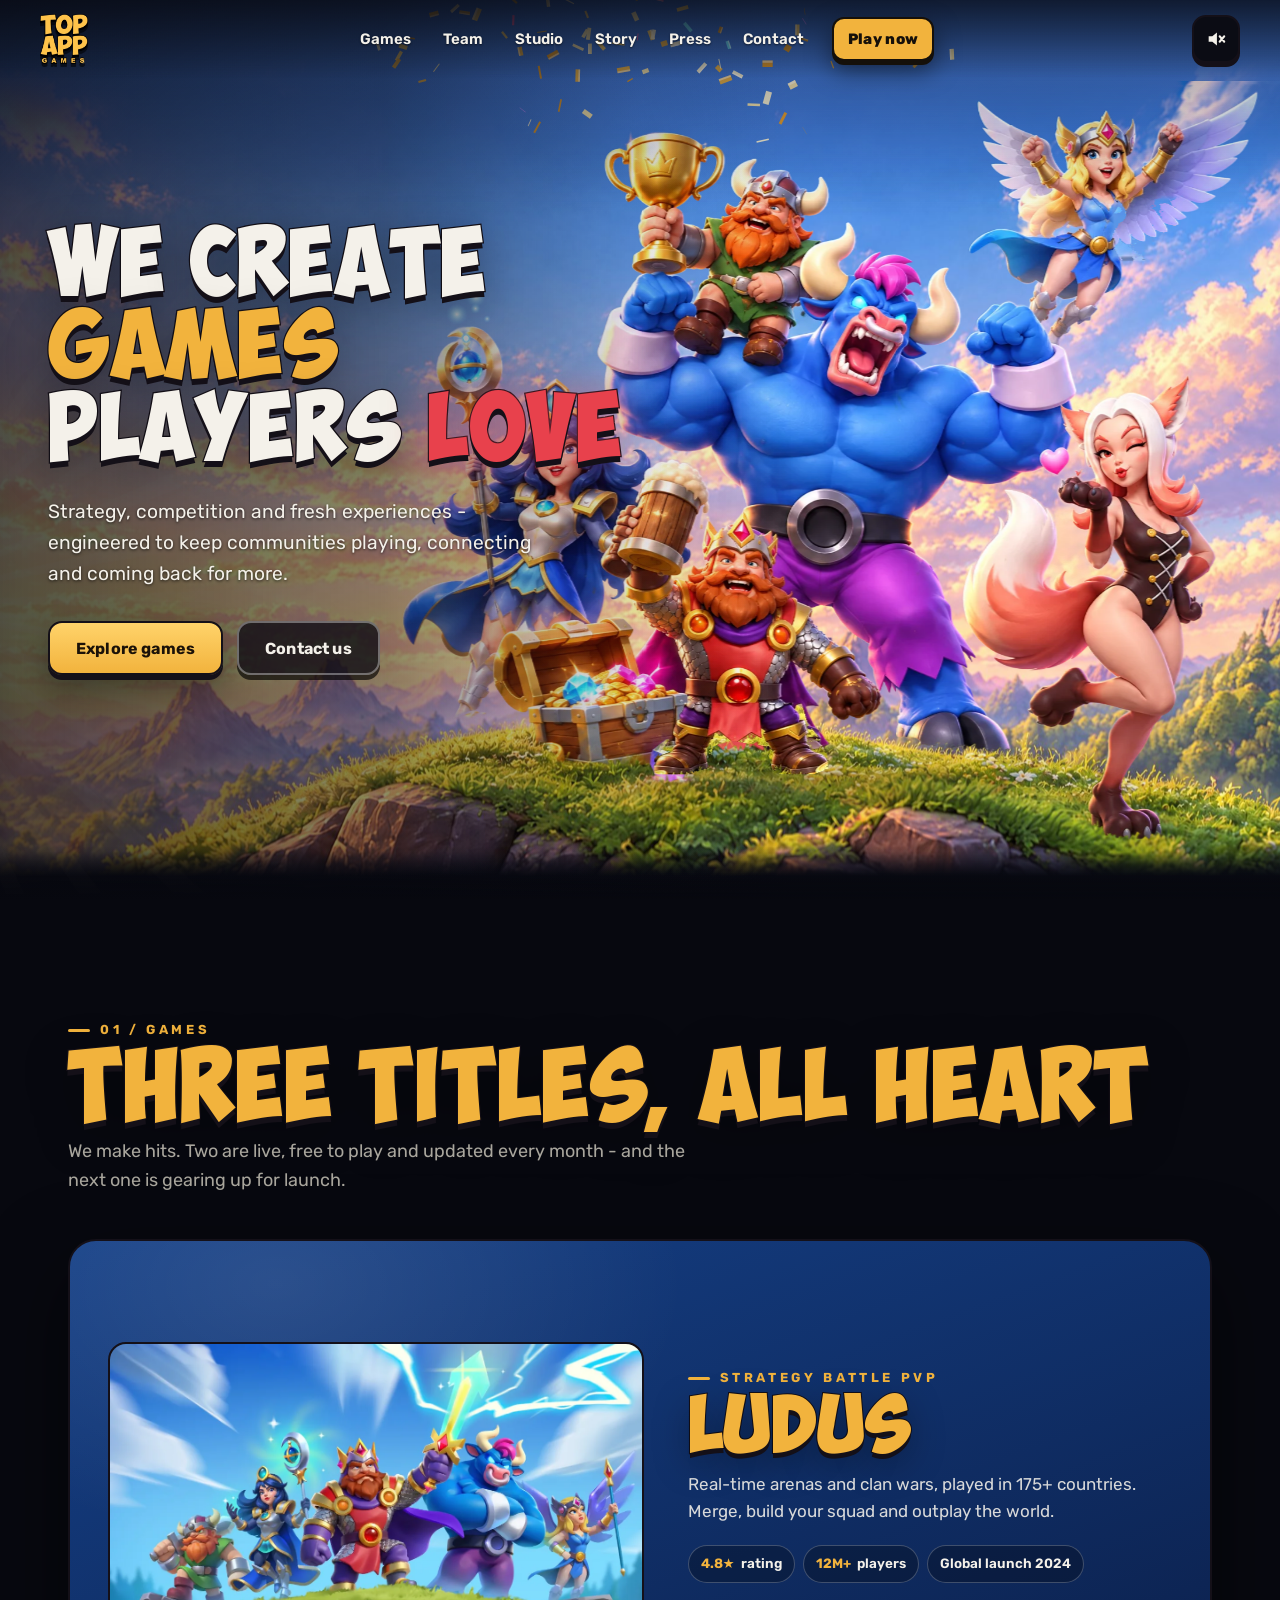
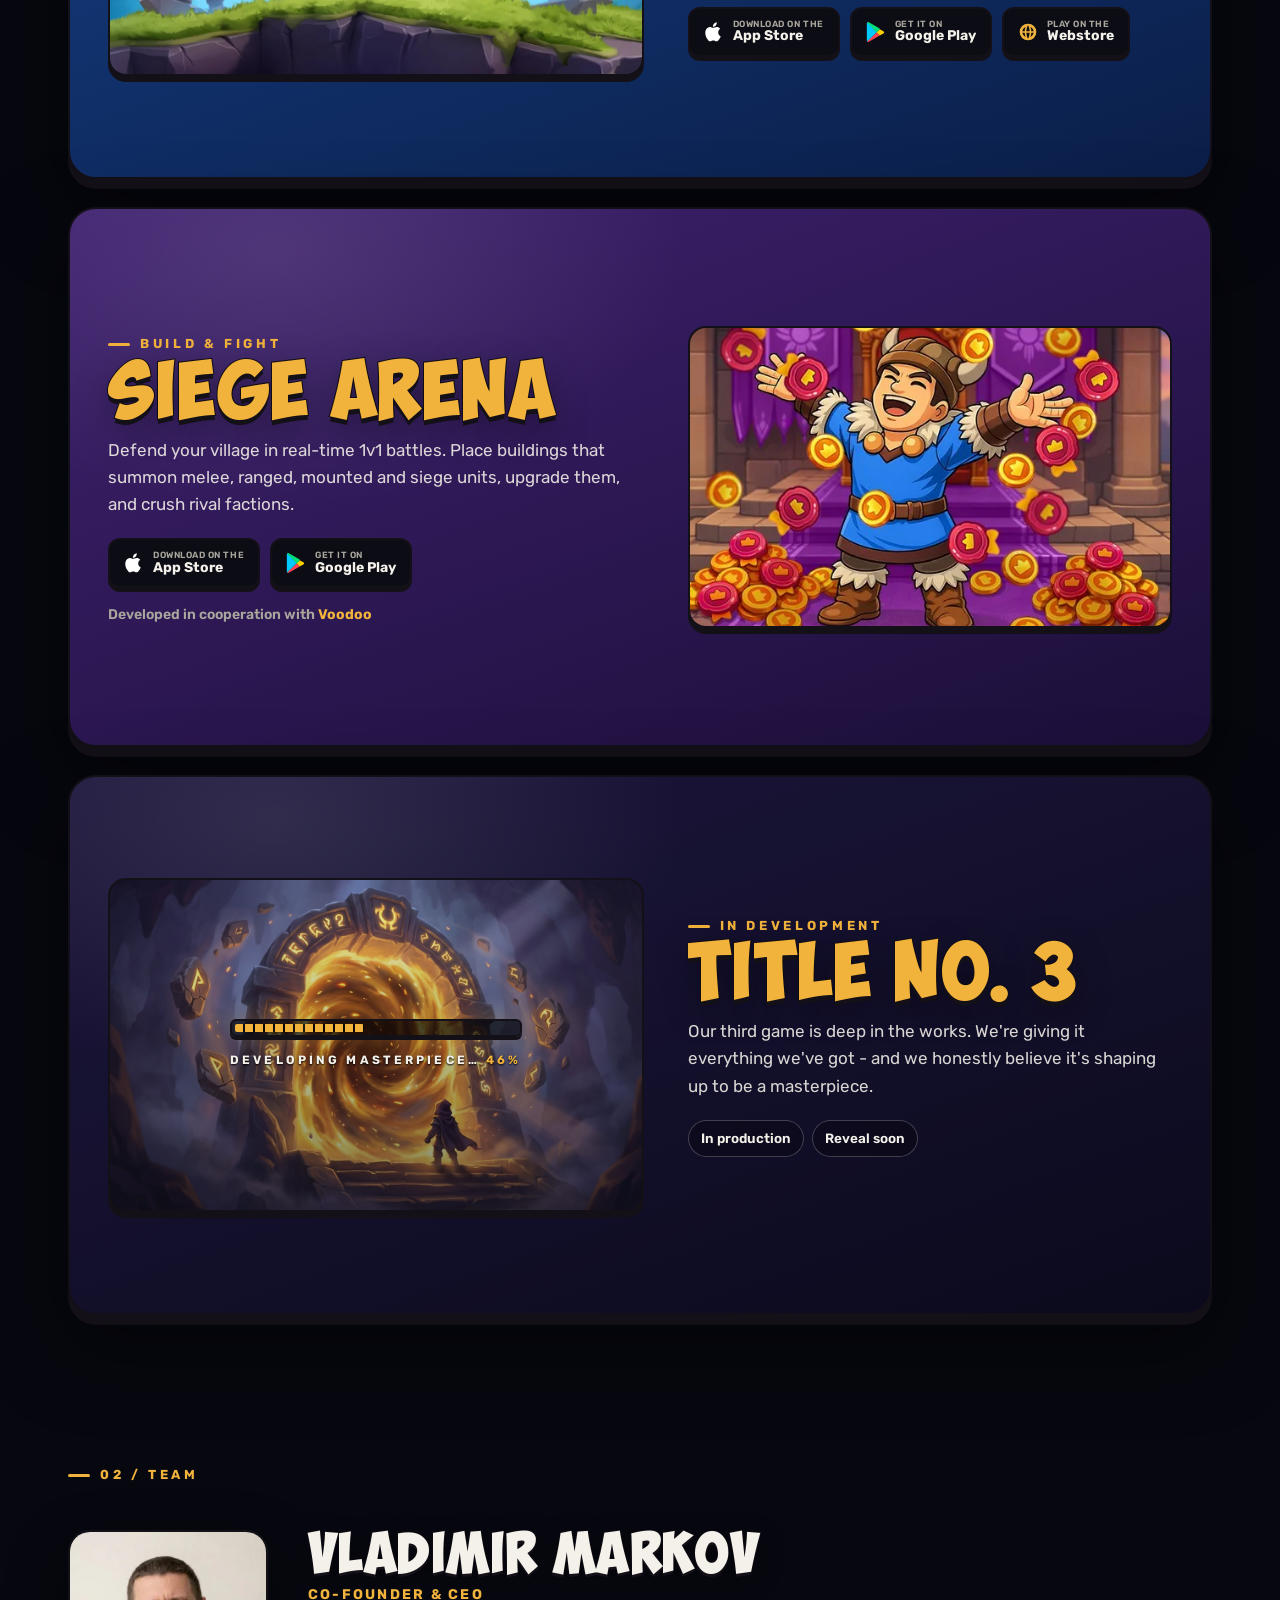
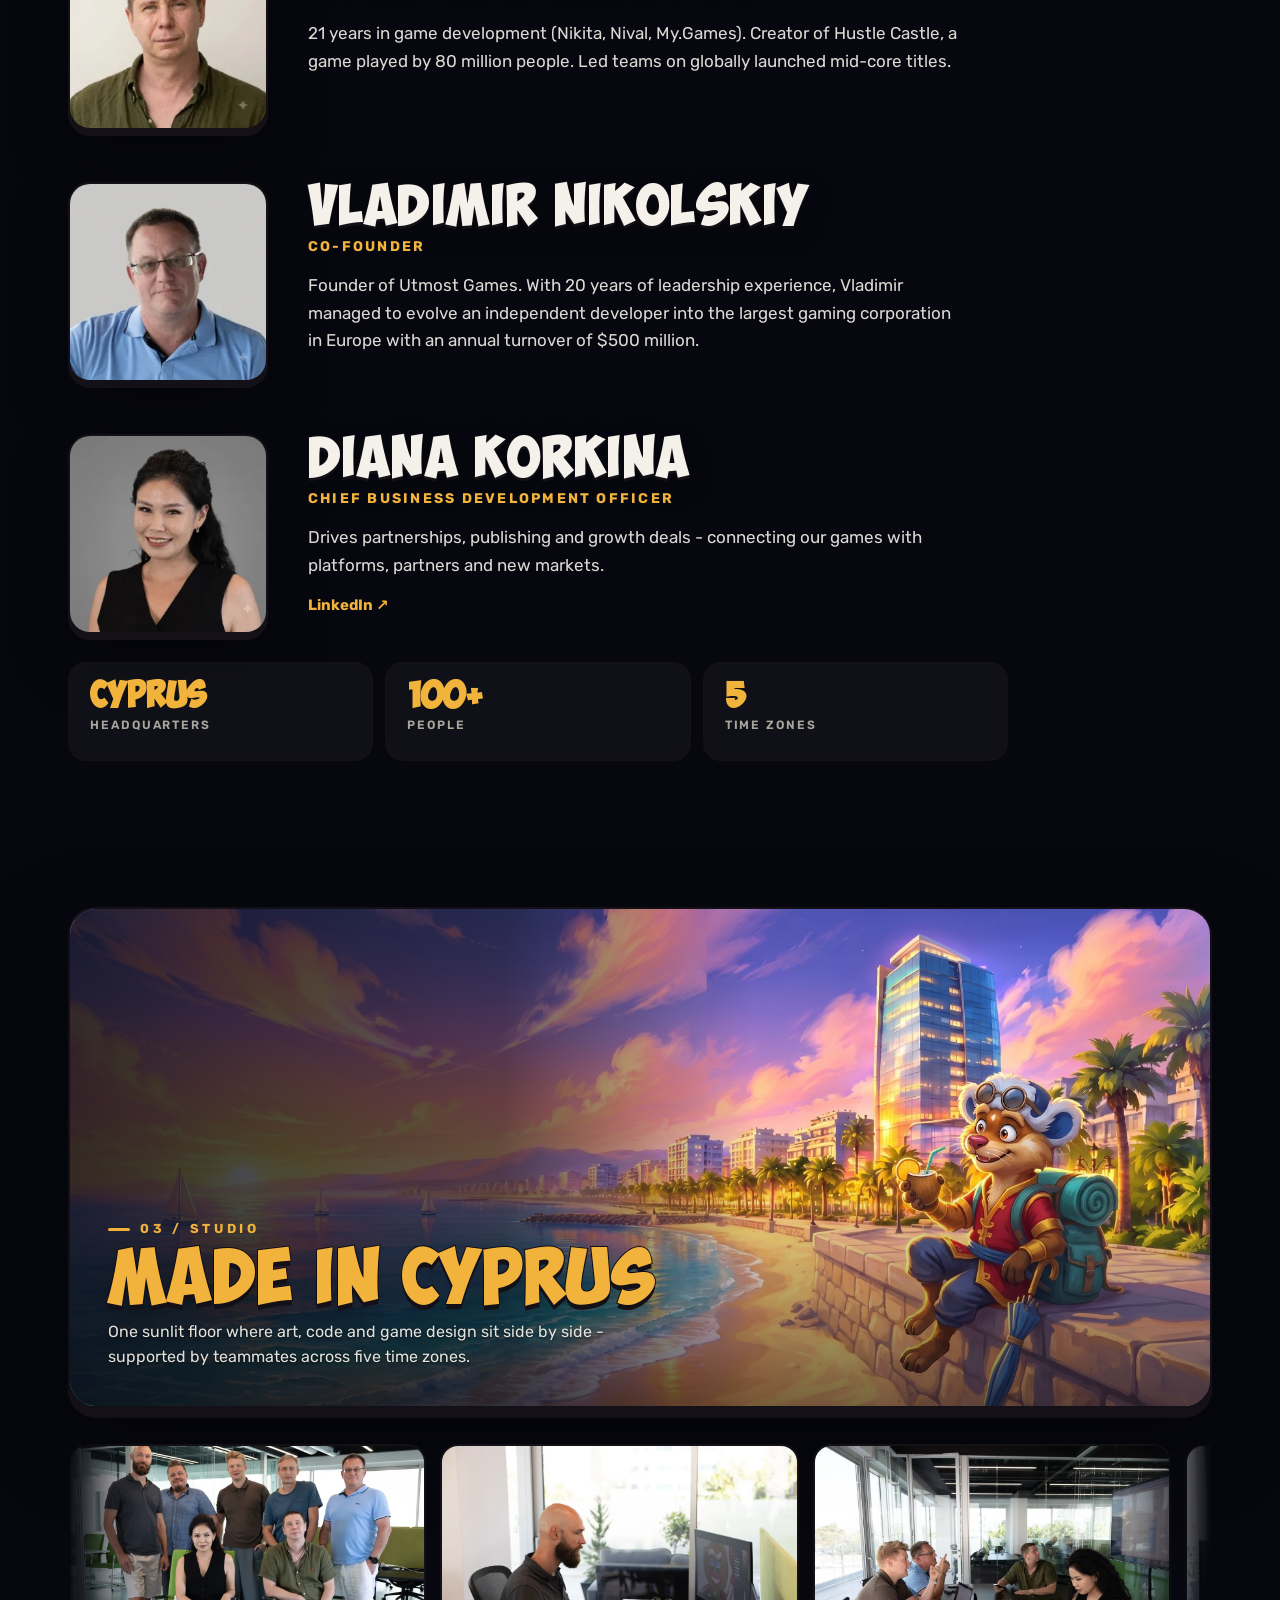
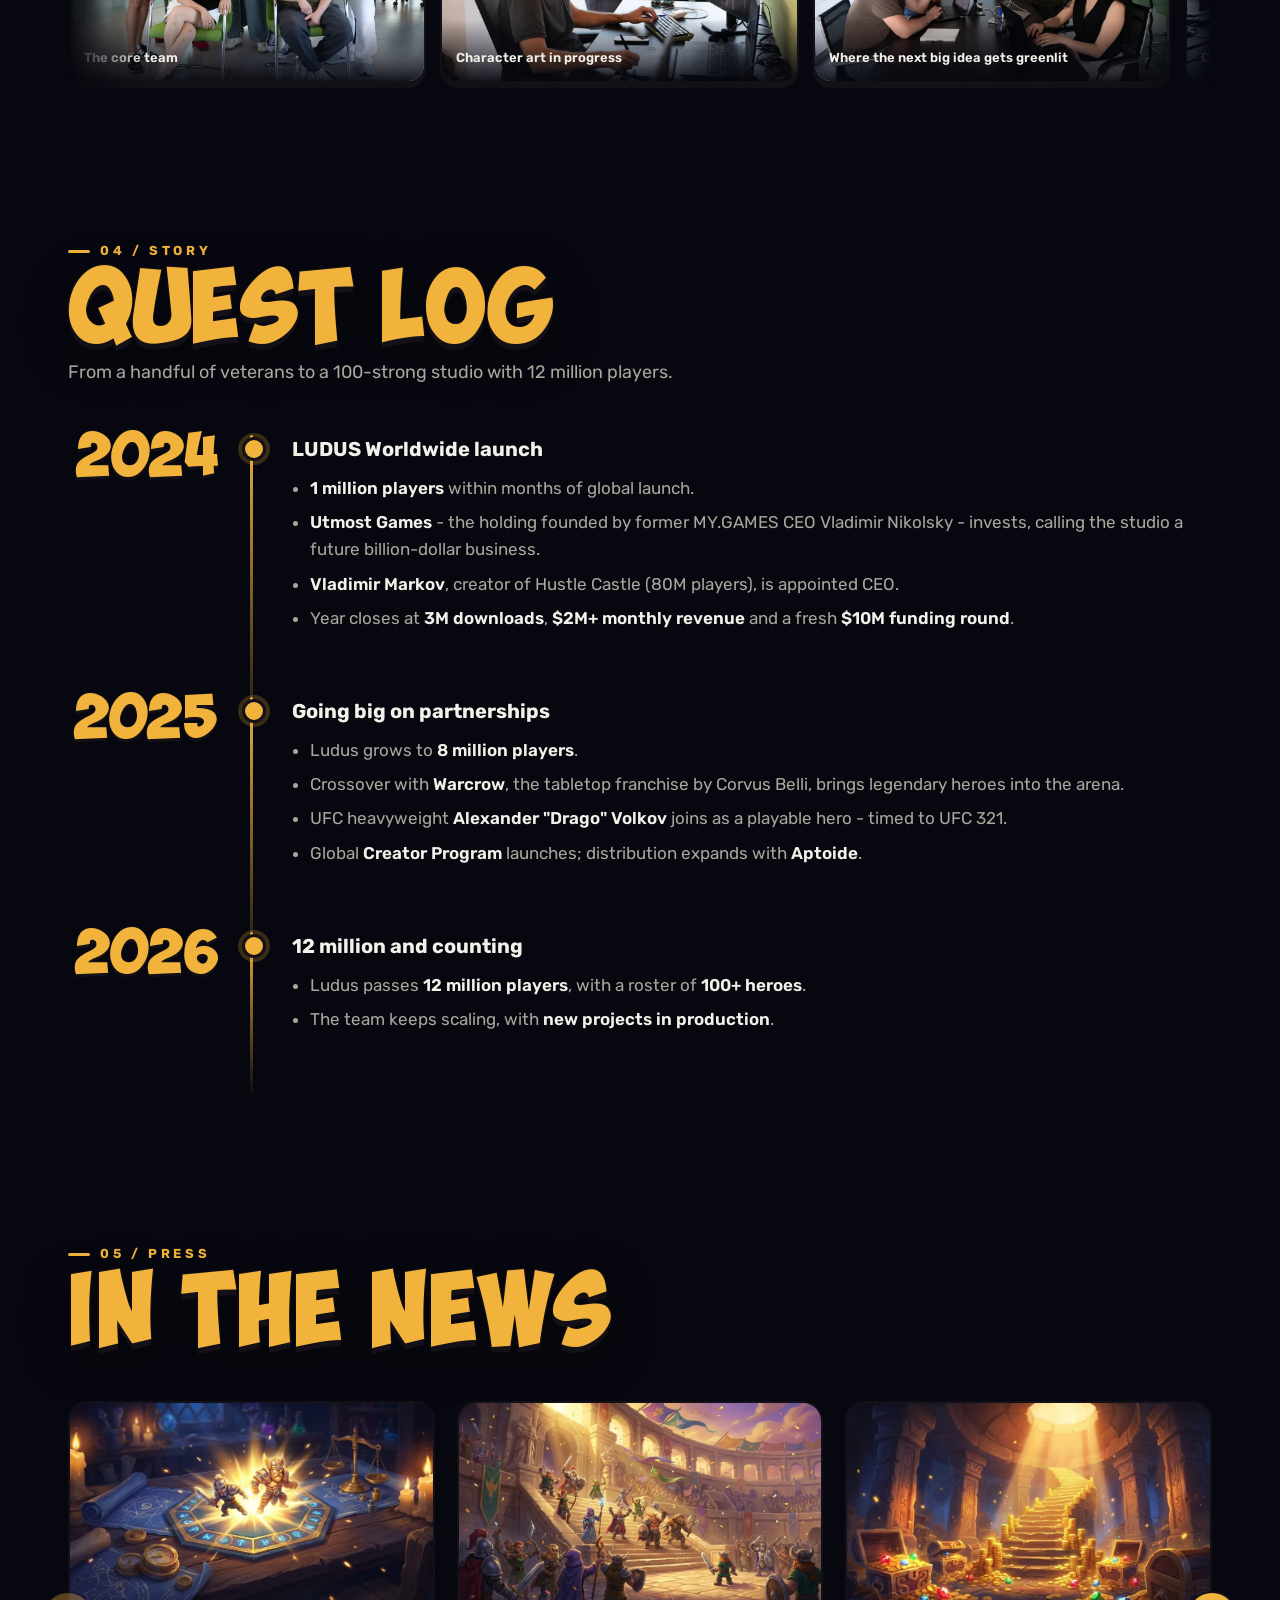
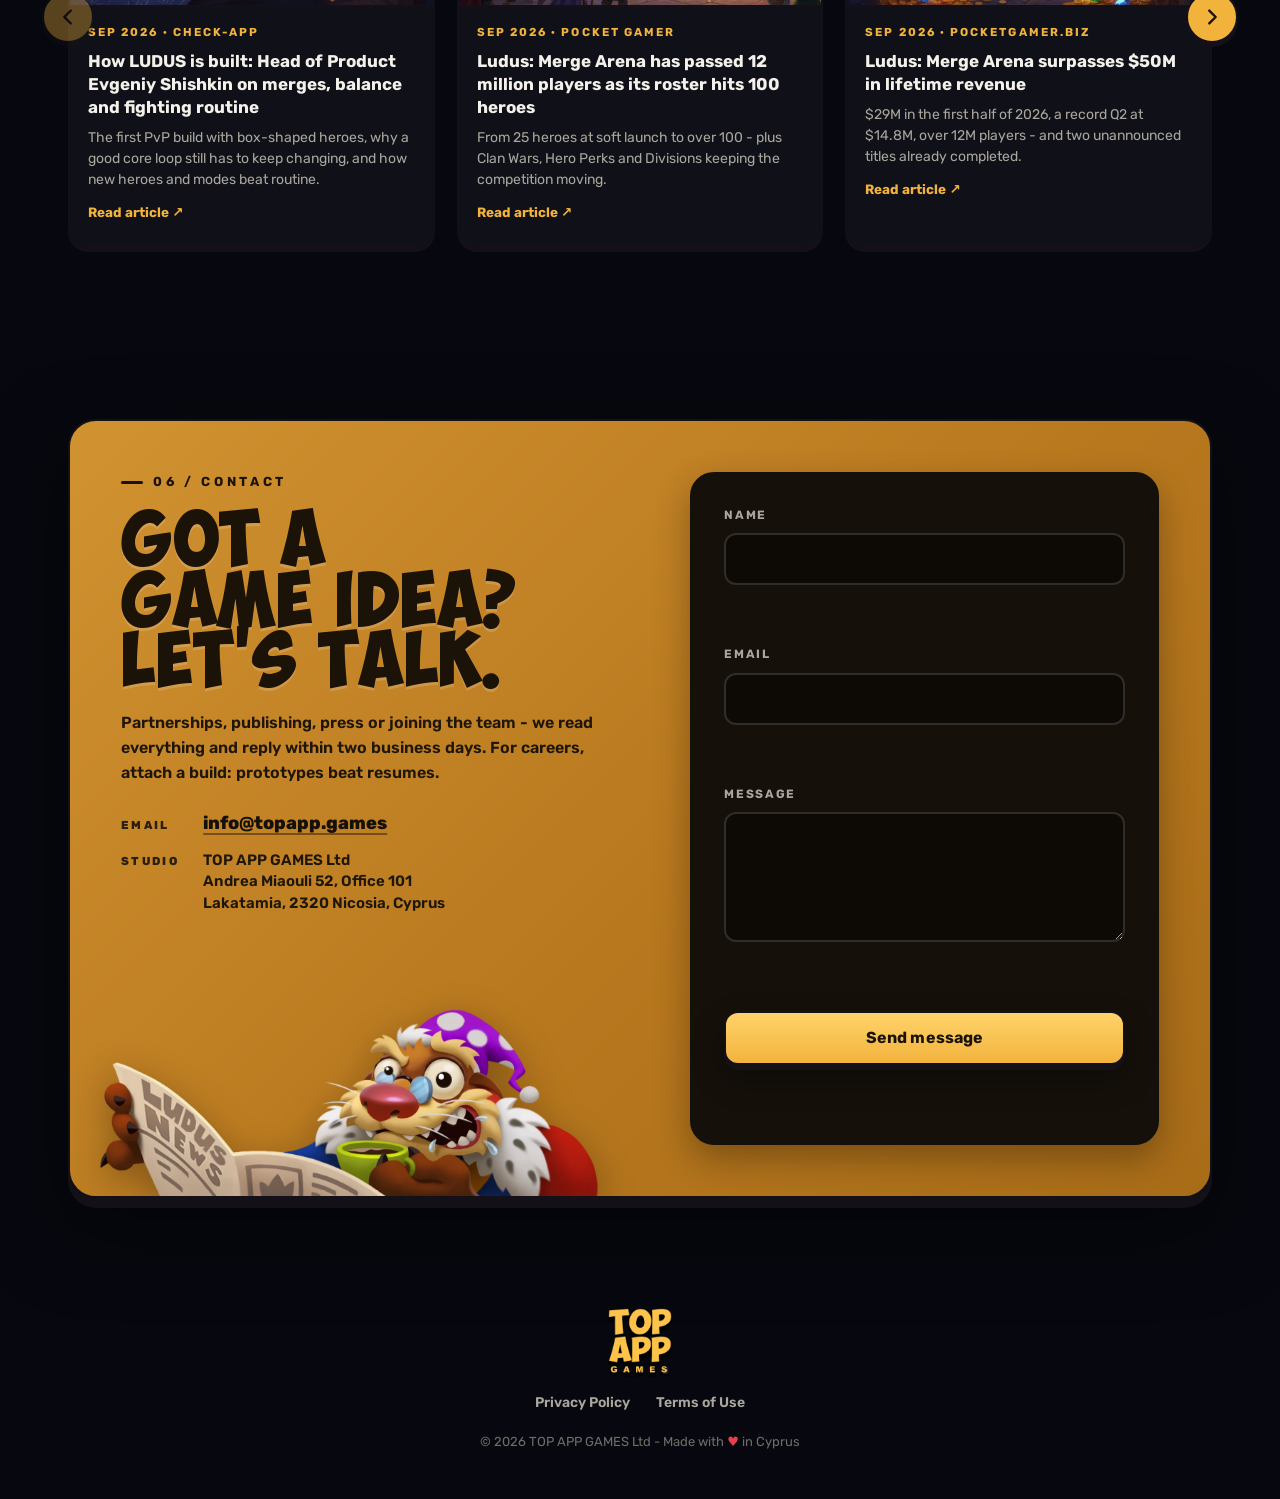
<file: index.html>
<!DOCTYPE html>
<html lang="en">
<head>
<meta charset="UTF-8" />
<meta name="viewport" content="width=device-width, initial-scale=1.0, viewport-fit=cover" />
<meta name="theme-color" content="#07080F" />
<title>TOP APP GAMES - Mobile game studio, Cyprus</title>
<meta name="description" content="Cyprus-based mobile game studio behind LUDUS: Merge Arena - 12M+ players, 175+ countries. 100+ veterans making strategy games players love." />
<link rel="canonical" href="https://topapp.games/" />
<meta property="og:type" content="website" />
<meta property="og:site_name" content="TOP APP GAMES" />
<meta property="og:title" content="TOP APP GAMES - We create games players love" />
<meta property="og:description" content="Cyprus-based studio behind LUDUS: Merge Arena - 12M+ players in 175+ countries." />
<meta property="og:url" content="https://topapp.games/" />
<meta property="og:image" content="https://topapp.games/assets/v3-og.jpg" />
<meta property="og:image:width" content="1200" />
<meta property="og:image:height" content="630" />
<meta property="og:image:alt" content="TOP APP GAMES - heroes charging across a fantasy arena" />
<meta name="twitter:card" content="summary_large_image" />
<meta name="twitter:title" content="TOP APP GAMES - We create games players love" />
<meta name="twitter:description" content="Cyprus-based studio behind LUDUS: Merge Arena - 12M+ players in 175+ countries." />
<meta name="twitter:image" content="https://topapp.games/assets/v3-og.jpg" />
<script type="application/ld+json">{"@context":"https://schema.org","@type":"Organization","name":"TOP APP GAMES Ltd","url":"https://topapp.games/","logo":"https://topapp.games/assets/logo.webp","foundingDate":"2023","address":{"@type":"PostalAddress","addressCountry":"CY"},"sameAs":["https://apps.apple.com/app/id6446642912","https://play.google.com/store/apps/details?id=com.studion.mergearena"]}</script>
<link rel="preconnect" href="https://fonts.googleapis.com" />
<link rel="preconnect" href="https://fonts.gstatic.com" crossorigin />
<link href="https://fonts.googleapis.com/css2?family=Rubik:wght@400;500;600;700;800&display=swap" rel="stylesheet" />
<link rel="preload" as="image" href="assets/hero-victory-bg.jpg" imagesrcset="assets/hero-victory-bg-1200.jpg 1200w, assets/hero-victory-bg.jpg 2400w" imagesizes="max(100vw, 160vh)" />
<link rel="preload" as="image" href="assets/hero-victory-fg.webp?v=3" imagesrcset="assets/hero-victory-fg-1200.webp?v=3 1200w, assets/hero-victory-fg.webp?v=3 2400w" imagesizes="max(100vw, 160vh)" />
<link rel="stylesheet" href="v3/v3.css?v=24" />
<link rel="icon" type="image/png" href="assets/favicon.png" />
<link rel="apple-touch-icon" href="assets/favicon.png" />
</head>
<body>
<a class="skip" href="#games">Skip to content</a>

<nav class="nav" aria-label="Main">
  <a class="nav-logo mlogo mlogo-lite" href="#top" aria-label="TOP APP GAMES"><img src="assets/logo.webp" alt="TOP APP GAMES" /><span class="mlogo-shine" aria-hidden="true"></span></a>
  <div class="nav-links">
    <a href="#games" data-navlink="1">Games</a>
    <a href="#team" data-navlink="1">Team</a>
    <a href="#studio" data-navlink="1">Studio</a>
    <a href="#story" data-navlink="1">Story</a>
    <a href="#press" data-navlink="1">Press</a>
    <a href="#contact" data-navlink="1">Contact</a>
    <a class="gbtn gbtn-sm" href="#games">Play now</a>
  </div>
  <div class="nav-right">
    <button class="sound" type="button" aria-pressed="false" aria-label="Music: off" title="8-bit music"><svg class="sound-off" viewBox="0 0 24 24" aria-hidden="true"><path d="M4 9v6h4l5 4V5L8 9H4z" fill="currentColor"></path><path d="M16 9l5 6M21 9l-5 6" stroke="currentColor" stroke-width="2.2" stroke-linecap="round" fill="none"></path></svg><span class="sound-eq" aria-hidden="true"><i></i><i></i><i></i><i></i></span></button>
    <button class="burger" type="button" aria-label="Menu" aria-expanded="false"><i><span></span><span></span></i><b>Menu</b></button>
  </div>
</nav>
<div class="menu" aria-hidden="true">
  <div class="menu-bg" aria-hidden="true"></div>
  <div class="menu-head"><span class="eyebrow">Paused</span></div>
  <nav class="menu-list" aria-label="Mobile">
  <a href="#games" data-navlink="1"><small>01</small>Games</a>
  <a href="#team" data-navlink="1"><small>02</small>Team</a>
  <a href="#studio" data-navlink="1"><small>03</small>Studio</a>
  <a href="#story" data-navlink="1"><small>04</small>Story</a>
  <a href="#press" data-navlink="1"><small>05</small>Press</a>
  <a href="#contact" data-navlink="1"><small>06</small>Contact</a>
  </nav>
  <div class="menu-foot"><a class="gbtn" href="#games">Play now</a><span>TOP APP GAMES Ltd - Cyprus</span></div>
</div>

<header class="hero" id="top" data-screen-label="Hero">
  <div class="hero-bg" aria-hidden="true"><div class="hs-stage" id="hs-stage"><div class="hs-par hs-par-bg"><img class="hs-bg" src="assets/hero-victory-bg.jpg" srcset="assets/hero-victory-bg-1200.jpg 1200w, assets/hero-victory-bg.jpg 2400w" sizes="max(100vw, 160vh)" alt="" fetchpriority="high" decoding="async" /><div class="hs-sun"></div><div class="hs-rays"></div></div><div class="hs-par hs-par-fg"><div class="hs-fgwrap"><div class="hs-ao"></div><img class="hs-fg" src="assets/hero-victory-fg.webp?v=3" srcset="assets/hero-victory-fg-1200.webp?v=3 1200w, assets/hero-victory-fg.webp?v=3 2400w" sizes="max(100vw, 160vh)" alt="" fetchpriority="high" decoding="async" /><div class="hs-glints"><i style="--x:42.1%;--y:35.2%;--s:1.4;--d:0s"></i><i style="--x:56%;--y:9.6%;--s:1.2;--d:.9s"></i><i style="--x:49.6%;--y:76%;--s:1;--d:1.7s"></i><i style="--x:56.4%;--y:85.4%;--s:.9;--d:2.6s"></i><i style="--x:83.8%;--y:47.6%;--s:.8;--d:.5s"></i><i style="--x:87.1%;--y:6%;--s:.9;--d:3.1s"></i><i style="--x:61.3%;--y:56.4%;--s:.8;--d:2.1s"></i><i style="--x:48.2%;--y:39.2%;--s:.7;--d:3.6s"></i><i style="--x:67.3%;--y:55.6%;--s:.7;--d:1.2s"></i></div></div></div></div><canvas class="hs-fx" id="hs-fx"></canvas></div>
  <div class="hero-shade" aria-hidden="true"></div>
  <div class="wrap">
    <div class="hero-copy">
      <h1 class="chunk">
        <span class="l"><span class="w chunk-ink" style="--i:0">We</span> <span class="w chunk-ink" style="--i:1">create</span></span>
        <span class="l"><span class="w" style="--i:2">games</span></span>
        <span class="l"><span class="w chunk-ink" style="--i:3">players</span> <span class="w chunk-red" style="--i:4">love</span></span>
      </h1>
      <p class="hero-sub">Strategy, competition and fresh experiences - engineered to keep communities playing, connecting and coming back for more.</p>
      <div class="btn-row">
        <a class="gbtn" href="#games">Explore games</a>
        <a class="gbtn gbtn-ghost" href="#contact">Contact us</a>
      </div>
    </div>
  </div>
</header>

<section class="sec" id="games" data-screen-label="Games">
  <div class="wrap">
    <div class="sec-h rv">
      <span class="eyebrow">01 / Games</span>
      <h2 class="chunk">Three titles, all heart</h2>
      <p class="lead">We make hits. Two are live, free to play and updated every month - and the next one is gearing up for launch.</p>
    </div>
    <div class="gstack">
      <article class="gcard" style="--i:0; --tint: linear-gradient(160deg,#154087,#0B1E48);">
        <div class="g-art"><img src="assets/ludus-card.webp" alt="LUDUS key art" loading="lazy" /><video class="g-vid" data-src="assets/v3-ludus-loop.mp4" data-src-m="assets/v3-ludus-loop-m.mp4" muted loop playsinline preload="none" aria-hidden="true"></video></div>
        <div class="g-copy">
          <span class="eyebrow">Strategy Battle PvP</span>
          <h3 class="g-name chunk">Ludus</h3>
          <p class="g-desc">Real-time arenas and clan wars, played in 175+ countries. Merge, build your squad and outplay the world.</p>
          <div class="g-chips"><span class="chip"><b>4.8★</b> rating</span><span class="chip"><b>12M+</b> players</span><span class="chip">Global launch 2024</span></div>
          <div class="stores">
            <a class="store" href="https://apps.apple.com/app/id6446642912" target="_blank" rel="noopener" aria-label="LUDUS on the App Store"><svg viewBox="0 0 24 24" aria-hidden="true"><path fill="#FFFFFF" d="M17.05 12.54c-.03-2.89 2.36-4.27 2.47-4.34-1.35-1.97-3.44-2.24-4.18-2.27-1.78-.18-3.47 1.05-4.37 1.05-.9 0-2.29-1.02-3.77-1-1.94.03-3.73 1.13-4.72 2.87-2.01 3.49-.51 8.66 1.45 11.49.96 1.39 2.1 2.95 3.6 2.89 1.45-.06 1.99-.93 3.74-.93s2.24.93 3.77.9c1.56-.03 2.54-1.41 3.49-2.81 1.1-1.61 1.55-3.17 1.57-3.25-.03-.01-3.02-1.16-3.05-4.6zM14.16 4.05c.8-.97 1.34-2.32 1.19-3.66-1.15.05-2.55.77-3.38 1.74-.74.86-1.39 2.23-1.22 3.55 1.29.1 2.6-.65 3.41-1.63z"/></svg><span><small>Download on the</small><b>App Store</b></span></a>
            <a class="store" href="https://play.google.com/store/apps/details?id=com.studion.mergearena" target="_blank" rel="noopener" aria-label="LUDUS on Google Play"><svg viewBox="0 0 24 24" aria-hidden="true"><path fill="#00C9FF" d="M1.57.46C1.22.83 1 1.4 1 2.14v19.72c0 .74.22 1.31.57 1.68l.09.09 11.05-11.05v-.26L1.66.37l-.09.09z"/><path fill="#FFCE00" d="M16.39 16.27l-3.68-3.69v-.26l3.69-3.68.08.05 4.36 2.48c1.25.7 1.25 1.86 0 2.57l-4.36 2.48-.09.05z"/><path fill="#FF4252" d="M16.48 16.22l-3.77-3.77L1.57 23.54c.41.44 1.09.49 1.85.06l13.06-7.38"/><path fill="#00E07A" d="M16.48 7.78L3.42.4C2.66-.03 1.98.03 1.57.46l11.14 11.99 3.77-3.77z"/></svg><span><small>Get it on</small><b>Google Play</b></span></a>
            <a class="store" href="https://site.ludus-game.com/" target="_blank" rel="noopener" aria-label="LUDUS Webstore"><svg viewBox="0 0 24 24" aria-hidden="true"><path fill="#F2B33D" d="M12 2a10 10 0 1 0 0 20 10 10 0 0 0 0-20zm6.93 9h-2.95a15.7 15.7 0 0 0-1.13-5.27A8.02 8.02 0 0 1 18.93 11zM12 4.04c.83 1.2 1.7 3.45 1.96 6.96h-3.92c.26-3.51 1.13-5.76 1.96-6.96zM5.07 13h2.95c.13 1.93.52 3.72 1.13 5.27A8.02 8.02 0 0 1 5.07 13zm2.95-2H5.07a8.02 8.02 0 0 1 4.08-5.27A15.7 15.7 0 0 0 8.02 11zM12 19.96c-.83-1.2-1.7-3.45-1.96-6.96h3.92c-.26 3.51-1.13 5.76-1.96 6.96zm2.85-1.69c.61-1.55 1-3.34 1.13-5.27h2.95a8.02 8.02 0 0 1-4.08 5.27z"/></svg><span><small>Play on the</small><b>Webstore</b></span></a>
          </div>
        </div>
      </article>
      <article class="gcard rev" style="--i:1; --tint: linear-gradient(160deg,#3F2170,#1B0F38);">
        <div class="g-art"><img src="assets/siege-card.webp" alt="Siege Arena key art" loading="lazy" /><video class="g-vid" data-src="assets/v3-siege-loop.mp4" data-src-m="assets/v3-siege-loop-m.mp4" muted loop playsinline preload="none" aria-hidden="true"></video></div>
        <div class="g-copy">
          <span class="eyebrow">Build &amp; Fight</span>
          <h3 class="g-name chunk">Siege Arena</h3>
          <p class="g-desc">Defend your village in real-time 1v1 battles. Place buildings that summon melee, ranged, mounted and siege units, upgrade them, and crush rival factions.</p>
          <div class="stores">
            <a class="store" href="https://apps.apple.com/us/app/siege-arena-build-fight/id6745400318" target="_blank" rel="noopener" aria-label="Siege Arena on the App Store"><svg viewBox="0 0 24 24" aria-hidden="true"><path fill="#FFFFFF" d="M17.05 12.54c-.03-2.89 2.36-4.27 2.47-4.34-1.35-1.97-3.44-2.24-4.18-2.27-1.78-.18-3.47 1.05-4.37 1.05-.9 0-2.29-1.02-3.77-1-1.94.03-3.73 1.13-4.72 2.87-2.01 3.49-.51 8.66 1.45 11.49.96 1.39 2.1 2.95 3.6 2.89 1.45-.06 1.99-.93 3.74-.93s2.24.93 3.77.9c1.56-.03 2.54-1.41 3.49-2.81 1.1-1.61 1.55-3.17 1.57-3.25-.03-.01-3.02-1.16-3.05-4.6zM14.16 4.05c.8-.97 1.34-2.32 1.19-3.66-1.15.05-2.55.77-3.38 1.74-.74.86-1.39 2.23-1.22 3.55 1.29.1 2.6-.65 3.41-1.63z"/></svg><span><small>Download on the</small><b>App Store</b></span></a>
            <a class="store" href="https://play.google.com/store/apps/details?id=com.havystudio.siegearena&amp;hl=en" target="_blank" rel="noopener" aria-label="Siege Arena on Google Play"><svg viewBox="0 0 24 24" aria-hidden="true"><path fill="#00C9FF" d="M1.57.46C1.22.83 1 1.4 1 2.14v19.72c0 .74.22 1.31.57 1.68l.09.09 11.05-11.05v-.26L1.66.37l-.09.09z"/><path fill="#FFCE00" d="M16.39 16.27l-3.68-3.69v-.26l3.69-3.68.08.05 4.36 2.48c1.25.7 1.25 1.86 0 2.57l-4.36 2.48-.09.05z"/><path fill="#FF4252" d="M16.48 16.22l-3.77-3.77L1.57 23.54c.41.44 1.09.49 1.85.06l13.06-7.38"/><path fill="#00E07A" d="M16.48 7.78L3.42.4C2.66-.03 1.98.03 1.57.46l11.14 11.99 3.77-3.77z"/></svg><span><small>Get it on</small><b>Google Play</b></span></a>
          </div>
          <p class="coop">Developed in cooperation with <b>Voodoo</b></p>
        </div>
      </article>
      <article class="gcard" style="--i:2; --tint: linear-gradient(160deg,#1C163C,#0B0A1C);">
        <div class="g-art">
          <img src="assets/v3-title3-key.jpg" srcset="assets/v3-title3-key-m.jpg 900w, assets/v3-title3-key.jpg 1600w" sizes="(min-width:960px) 48vw, 100vw" alt="Title No. 3 teaser - a rune gate with a golden vortex" loading="lazy" />
          <video class="g-vid" data-src="assets/v3-title3-loop.mp4" data-src-m="assets/v3-title3-loop-m.mp4" poster="assets/v3-title3-key.jpg" muted loop playsinline preload="none" aria-hidden="true"></video>
          <div class="tease">
            <div class="ld-bar"><b></b></div>
            <div class="ld-text">DEVELOPING MASTERPIECE&hellip; <i>0%</i></div>
          </div>
        </div>
        <div class="g-copy">
          <span class="eyebrow">In development</span>
          <h3 class="g-name chunk">Title No. 3</h3>
          <p class="g-desc">Our third game is deep in the works. We're giving it everything we've got - and we honestly believe it's shaping up to be a masterpiece.</p>
          <div class="g-chips"><span class="chip">In production</span><span class="chip">Reveal soon</span></div>
        </div>
      </article>
    </div>
  </div>
</section>

<section class="sec" id="team" data-screen-label="Team">
  <div class="wrap">
    <div class="sec-h rv">
      <span class="eyebrow">02 / Team</span>
    </div>
    <div class="team">
      <article class="tm rv"><img class="tm-ph" src="assets/team-markov.webp" alt="Vladimir Markov" width="288" height="288" loading="lazy" /><div class="tm-body"><div class="tm-head"><h3 class="tm-name chunk chunk-ink">Vladimir Markov</h3><p class="tm-role">Co-Founder &amp; CEO</p></div><p class="tm-bio">21 years in game development (Nikita, Nival, My.Games). Creator of Hustle Castle, a game played by 80 million people. Led teams on globally launched mid-core titles.</p></div></article>
      <article class="tm rv"><img class="tm-ph" src="assets/team-nikolskiy.webp" alt="Vladimir Nikolskiy" width="288" height="288" loading="lazy" /><div class="tm-body"><div class="tm-head"><h3 class="tm-name chunk chunk-ink">Vladimir Nikolskiy</h3><p class="tm-role">Co-Founder</p></div><p class="tm-bio">Founder of Utmost Games. With 20 years of leadership experience, Vladimir managed to evolve an independent developer into the largest gaming corporation in Europe with an annual turnover of $500 million.</p></div></article>
      <article class="tm rv"><img class="tm-ph" src="assets/team-korkina.webp" alt="Diana Korkina" width="288" height="288" loading="lazy" /><div class="tm-body"><div class="tm-head"><h3 class="tm-name chunk chunk-ink">Diana Korkina</h3><p class="tm-role">Chief Business Development Officer</p></div><p class="tm-bio">Drives partnerships, publishing and growth deals - connecting our games with platforms, partners and new markets.</p><a class="tm-li" href="https://www.linkedin.com/in/diana-korkina-892267133/" target="_blank" rel="noopener">LinkedIn ↗</a></div></article>
    </div>
    <div class="facts rv">
      <div class="fact"><b>Cyprus</b><span>headquarters</span></div>
      <div class="fact"><b>100+</b><span>people</span></div>
      <div class="fact"><b>5</b><span>time zones</span></div>
    </div>
  </div>
</section>

<section class="sec" id="studio" data-screen-label="Studio">
  <div class="wrap">
    <div class="studio-banner rv">
      <div class="sec-h">
        <span class="eyebrow">03 / Studio</span>
        <h2 class="chunk">Made in Cyprus</h2>
        <p class="lead">One sunlit floor where art, code and game design sit side by side - supported by teammates across five time zones.</p>
      </div>
    </div>
    <div class="photo-marquee rv" style="--d:.1s">
      <div class="photo-track" data-marquee>
        <figure class="photo"><img src="assets/studio-coreteam.webp" alt="The TOP APP GAMES core team" loading="lazy" /><figcaption>The core team</figcaption></figure>
        <figure class="photo"><img src="assets/studio-art.webp" alt="An artist shaping a LUDUS character on screen" loading="lazy" /><figcaption>Character art in progress</figcaption></figure>
        <figure class="photo"><img src="assets/studio-meeting.webp" alt="The team in a planning session by the windows" loading="lazy" /><figcaption>Where the next big idea gets greenlit</figcaption></figure>
        <figure class="photo"><img src="assets/studio-artist2.webp" alt="An artist drawing on a pen display" loading="lazy" /><figcaption>Concept work on the pen display</figcaption></figure>
        <figure class="photo"><img src="assets/studio-play.webp" alt="Two teammates playing a fighting game on the big screen" loading="lazy" /><figcaption>Friday matches on the big screen</figcaption></figure>
        <figure class="photo"><img src="assets/studio-devs.webp" alt="Two developers working beside concept art" loading="lazy" /><figcaption>From first sketch to live build</figcaption></figure>
        <figure class="photo"><img src="assets/studio-ludus-poster.webp" alt="A team member in front of the LUDUS poster" loading="lazy" style="object-position: 50% 22%;" /><figcaption>Proud of what we ship</figcaption></figure>
        <figure class="photo"><img src="assets/studio-gamedev.webp" alt="A developer testing a game build" loading="lazy" /><figcaption>Playtesting the live build</figcaption></figure>
        <figure class="photo"><img src="assets/studio-code2.webp" alt="A developer coding by the floor-to-ceiling windows" loading="lazy" /><figcaption>Shipping features at altitude</figcaption></figure>
        <figure class="photo"><img src="assets/studio-focus.webp" alt="A developer heads-down on the next update" loading="lazy" /><figcaption>Heads-down on the next update</figcaption></figure>
      </div>
    </div>
  </div>
</section>

<section class="sec" id="story" data-screen-label="Story">
  <div class="wrap">
    <div class="sec-h rv">
      <span class="eyebrow">04 / Story</span>
      <h2 class="chunk">Quest log</h2>
      <p class="lead">From a handful of veterans to a 100-strong studio with 12 million players.</p>
    </div>
    <div class="quest">
      <div class="q rv"><div class="q-year">2024</div><div class="q-body"><div class="q-title">LUDUS Worldwide launch</div><ul><li><b>1 million players</b> within months of global launch.</li><li><b>Utmost Games</b> - the holding founded by former MY.GAMES CEO Vladimir Nikolsky - invests, calling the studio a future billion-dollar business.</li><li><b>Vladimir Markov</b>, creator of Hustle Castle (80M players), is appointed CEO.</li><li>Year closes at <b>3M downloads</b>, <b>$2M+ monthly revenue</b> and a fresh <b>$10M funding round</b>.</li></ul></div></div>
      <div class="q rv"><div class="q-year">2025</div><div class="q-body"><div class="q-title">Going big on partnerships</div><ul><li>Ludus grows to <b>8 million players</b>.</li><li>Crossover with <b>Warcrow</b>, the tabletop franchise by Corvus Belli, brings legendary heroes into the arena.</li><li>UFC heavyweight <b>Alexander "Drago" Volkov</b> joins as a playable hero - timed to UFC 321.</li><li>Global <b>Creator Program</b> launches; distribution expands with <b>Aptoide</b>.</li></ul></div></div>
      <div class="q rv"><div class="q-year">2026</div><div class="q-body"><div class="q-title">12 million and counting</div><ul><li>Ludus passes <b>12 million players</b>, with a roster of <b>100+ heroes</b>.</li><li>The team keeps scaling, with <b>new projects in production</b>.</li></ul></div></div>
    </div>
  </div>
</section>

<section class="sec" id="press" data-screen-label="Press">
  <div class="wrap">
    <div class="sec-h rv">
      <span class="eyebrow">05 / Press</span>
      <h2 class="chunk">In the news</h2>
    </div>
    <div class="press-wrap"><button class="parrow prev" type="button" aria-label="Previous"><svg viewBox="0 0 24 24" aria-hidden="true"><path d="M15 5l-7 7 7 7" fill="none" stroke="currentColor" stroke-width="2.6" stroke-linecap="round" stroke-linejoin="round"></path></svg></button><button class="parrow next" type="button" aria-label="Next"><svg viewBox="0 0 24 24" aria-hidden="true"><path d="M9 5l7 7-7 7" fill="none" stroke="currentColor" stroke-width="2.6" stroke-linecap="round" stroke-linejoin="round"></path></svg></button>
    <div class="press">
      <a class="pc rv" style="--d:0s" href="https://www.check-app.de/2026/09/23/wie-ludus-gebaut-wird-head-of-product-evgeniy-shishkin-ueber-merges-balance-und-den-kampf-gegen-routine/" target="_blank" rel="noopener"><div class="pc-img"><img src="assets/v3-news-checkapp.webp" alt="Two hero figurines fusing into one on a glowing game board" loading="lazy" /></div><div class="pc-body"><div class="pc-date">Sep 2026 · Check-App</div><h3>How LUDUS is built: Head of Product Evgeniy Shishkin on merges, balance and fighting routine</h3><p>The first PvP build with box-shaped heroes, why a good core loop still has to keep changing, and how new heroes and modes beat routine.</p><span class="more">Read article ↗</span></div></a>
      <a class="pc rv" style="--d:.07s" href="https://www.pocketgamer.com/ludus-merge-battle-arena/12-million-downloads/" target="_blank" rel="noopener"><div class="pc-img"><img src="assets/v3-news-pg12m.webp" alt="A crowd of heroes cheering on colosseum steps" loading="lazy" /></div><div class="pc-body"><div class="pc-date">Sep 2026 · Pocket Gamer</div><h3>Ludus: Merge Arena has passed 12 million players as its roster hits 100 heroes</h3><p>From 25 heroes at soft launch to over 100 - plus Clan Wars, Hero Perks and Divisions keeping the competition moving.</p><span class="more">Read article ↗</span></div></a>
      <a class="pc rv" style="--d:.14s" href="https://www.pocketgamer.biz/ludus-merge-arena-generates-29m-in-the-first-half-of-2026/" target="_blank" rel="noopener"><div class="pc-img"><img src="assets/v3-news-pgbiz29m.webp" alt="A fantasy treasure vault with a staircase of gold coins rising into the light" loading="lazy" /></div><div class="pc-body"><div class="pc-date">Sep 2026 · PocketGamer.biz</div><h3>Ludus: Merge Arena surpasses $50M in lifetime revenue</h3><p>$29M in the first half of 2026, a record Q2 at $14.8M, over 12M players - and two unannounced titles already completed.</p><span class="more">Read article ↗</span></div></a>
      <a class="pc rv" style="--d:.21s" href="https://www.forbes.com/councils/forbesbusinesscouncil/2026/05/08/how-to-balance-creativity-and-market-demand-in-game-development/" target="_blank" rel="noopener"><div class="pc-img"><img src="assets/v3-news-forbes.webp" alt="A golden scale weighing a magic paintbrush against gold coins" loading="lazy" /></div><div class="pc-body"><div class="pc-date">May 2026 · Forbes</div><h3>How to balance creativity and market demand in game development</h3><p>CEO Vladimir Markov for Forbes Business Council - on keeping creative ambition and player demand in sync.</p><span class="more">Read article ↗</span></div></a>
      <a class="pc rv" style="--d:.28s" href="https://www.pocketgamer.com/ludus-merge-battle-arena/10m-downloads/" target="_blank" rel="noopener"><div class="pc-img"><img src="assets/v3-news-pocketgamer.webp" alt="A golden champion trophy on an arena podium under fireworks" loading="lazy" /></div><div class="pc-body"><div class="pc-date">May 2026 · Pocket Gamer</div><h3>Ludus hits 10 million downloads, with new Divisions seasonal event underway</h3><p>On the milestone - and how the Divisions event keeps ranked play fresh every cycle.</p><span class="more">Read article ↗</span></div></a>
      <a class="pc rv" style="--d:.35s" href="https://cyprus-mail.com/2026/04/30/cyprus-based-game-studio-celebrates-key-milestone" target="_blank" rel="noopener"><div class="pc-img"><img src="assets/v3-news-cyprusmail.webp" alt="Fireworks over the Limassol seafront at sunset" loading="lazy" /></div><div class="pc-body"><div class="pc-date">Apr 2026 · Cyprus Mail</div><h3>Cyprus-based game studio celebrates key milestone</h3><p>What the LUDUS milestone means for the island's growing gaming sector.</p><span class="more">Read article ↗</span></div></a>
      <a class="pc rv" style="--d:.42s" href="https://gamesbeat.com/ludus-10-million-downloads-competitive-play-feature/" target="_blank" rel="noopener"><div class="pc-img"><img src="assets/v3-news-gamesbeat.webp" alt="Bronze, silver and gold league shields rising over a stormy arena" loading="lazy" /></div><div class="pc-body"><div class="pc-date">Apr 2026 · GamesBeat</div><h3>Inside Ludus' competitive play bet: the new Divisions system</h3><p>How ranked Divisions reshape mid-core competition - and what it means for retention.</p><span class="more">Read article ↗</span></div></a>
    </div>
    </div>
  </div>
</section>

<section class="sec" id="contact" data-screen-label="Contact">
  <div class="wrap">
    <div class="cplate rv">
      <div class="cpitch">
        <span class="eyebrow">06 / Contact</span>
        <h2 class="chunk">Got a game idea? Let's talk.</h2>
        <p>Partnerships, publishing, press or joining the team - we read everything and reply within two business days. For careers, attach a build: prototypes beat resumes.</p>
        <dl class="cdetails">
          <div><dt>Email</dt><dd><a href="mailto:info@topapp.games">info@topapp.games</a></dd></div>
          <div><dt>Studio</dt><dd>TOP APP GAMES Ltd<br />Andrea Miaouli 52, Office 101<br />Lakatamia, 2320 Nicosia, Cyprus</dd></div>
        </dl>
        <div class="cmascot" aria-hidden="true"><img src="assets/v3-mascot-news-eyes.webp" alt="" loading="lazy" /><span class="pupil pupil-l"></span><span class="pupil pupil-r"></span></div>
      </div>
      <form class="form" novalidate>
        <div class="field"><label for="f-name">Name</label><input id="f-name" name="name" type="text" autocomplete="name" /><div class="msg">Please tell us your name.</div></div>
        <div class="field"><label for="f-email">Email</label><input id="f-email" name="email" type="email" autocomplete="email" /><div class="msg">That email doesn't look right.</div></div>
        <div class="field"><label for="f-message">Message</label><textarea id="f-message" name="message"></textarea><div class="msg">A few words would help.</div></div>
        <button class="gbtn" type="submit">Send message</button>
        <div class="form-ok"><b>Message sent</b><p>Thanks - we'll get back to you within two business days.</p></div>
      </form>
    </div>
  </div>
</section>

<footer>
  <div class="wrap foot">
    <span class="mlogo mlogo-lite"><img src="assets/logo.webp" alt="TOP APP GAMES" /><span class="mlogo-shine" aria-hidden="true"></span></span>
    <nav aria-label="Legal"><a href="privacy-policy.html">Privacy Policy</a><a href="user-agreement.html">Terms of Use</a></nav>
    <p>© 2026 TOP APP GAMES Ltd - Made with <span class="heart">♥</span> in Cyprus</p>
  </div>
</footer>

<script src="v3/chiptune-royal.js?v=1"></script>
<script src="v3/v3.js?v=8"></script>
<script src="v3/hero-fx.js?v=3" defer></script>
</body>
</html>
</file>
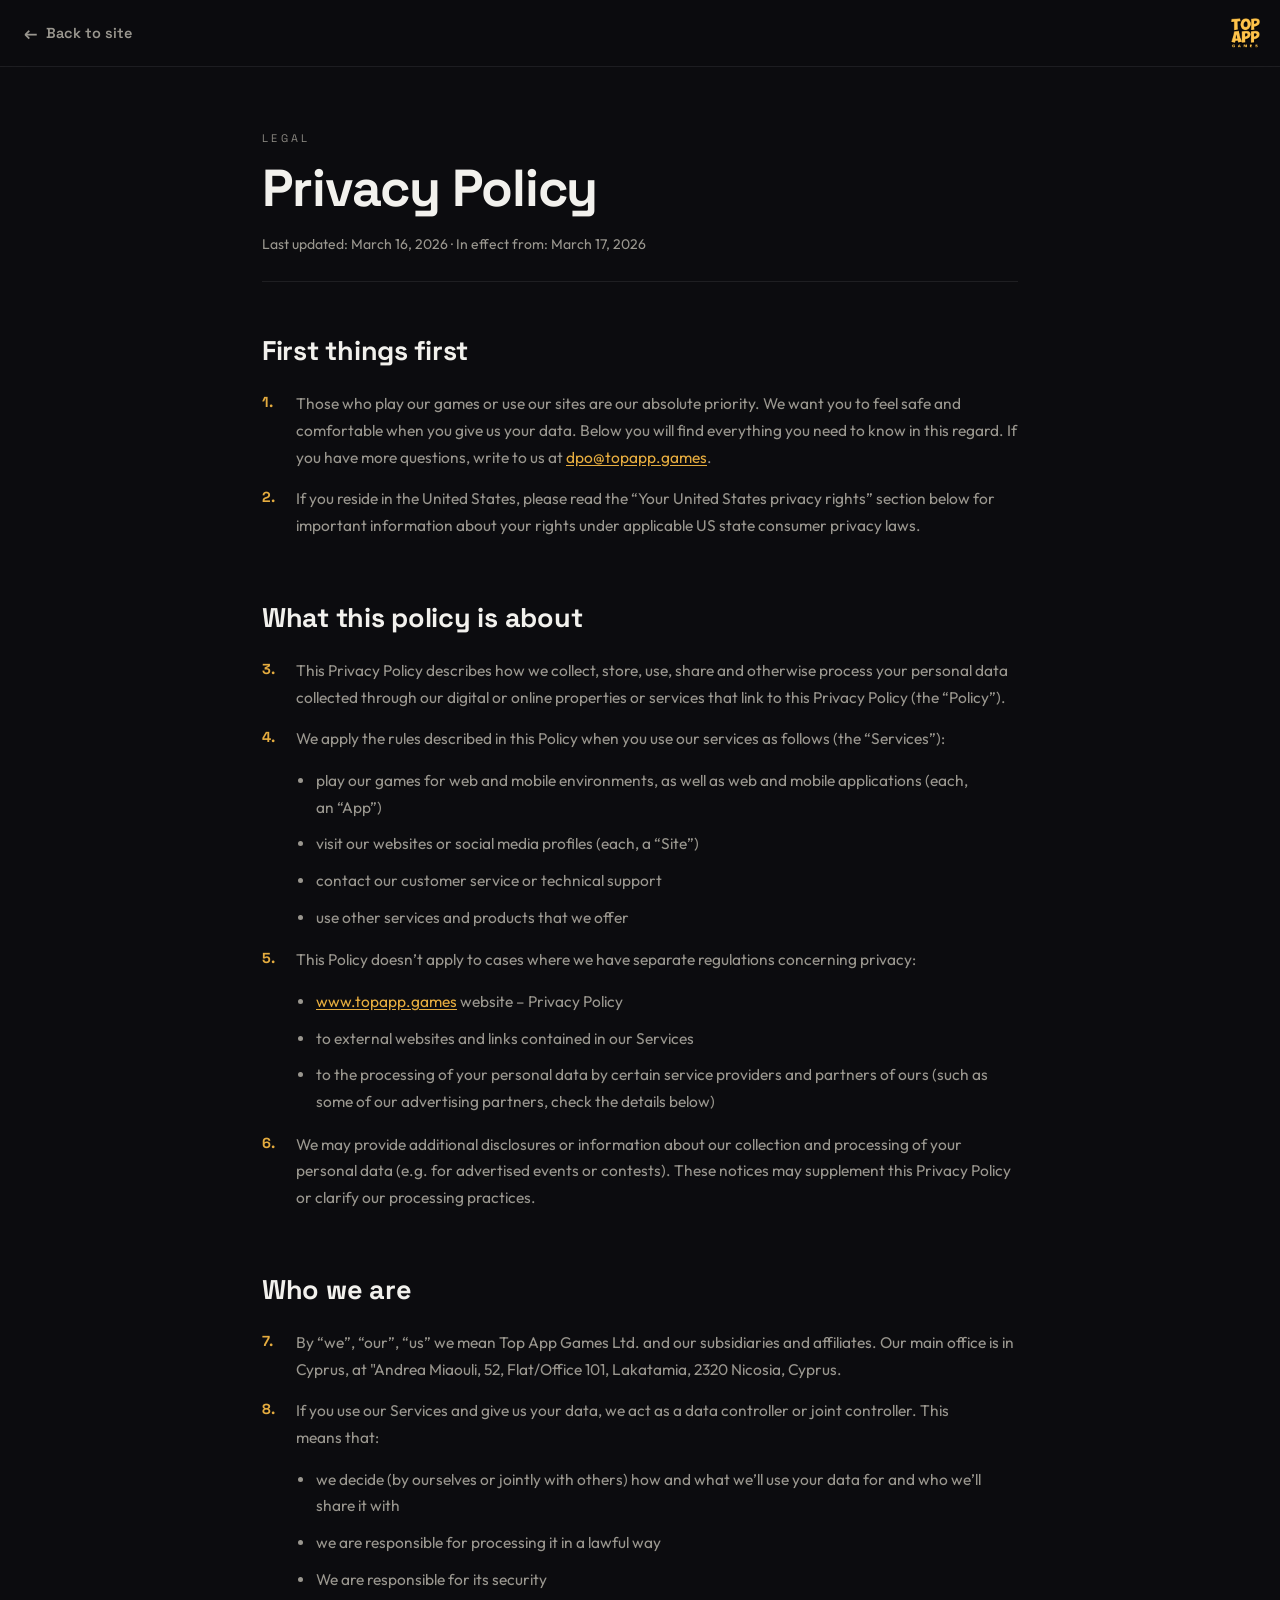
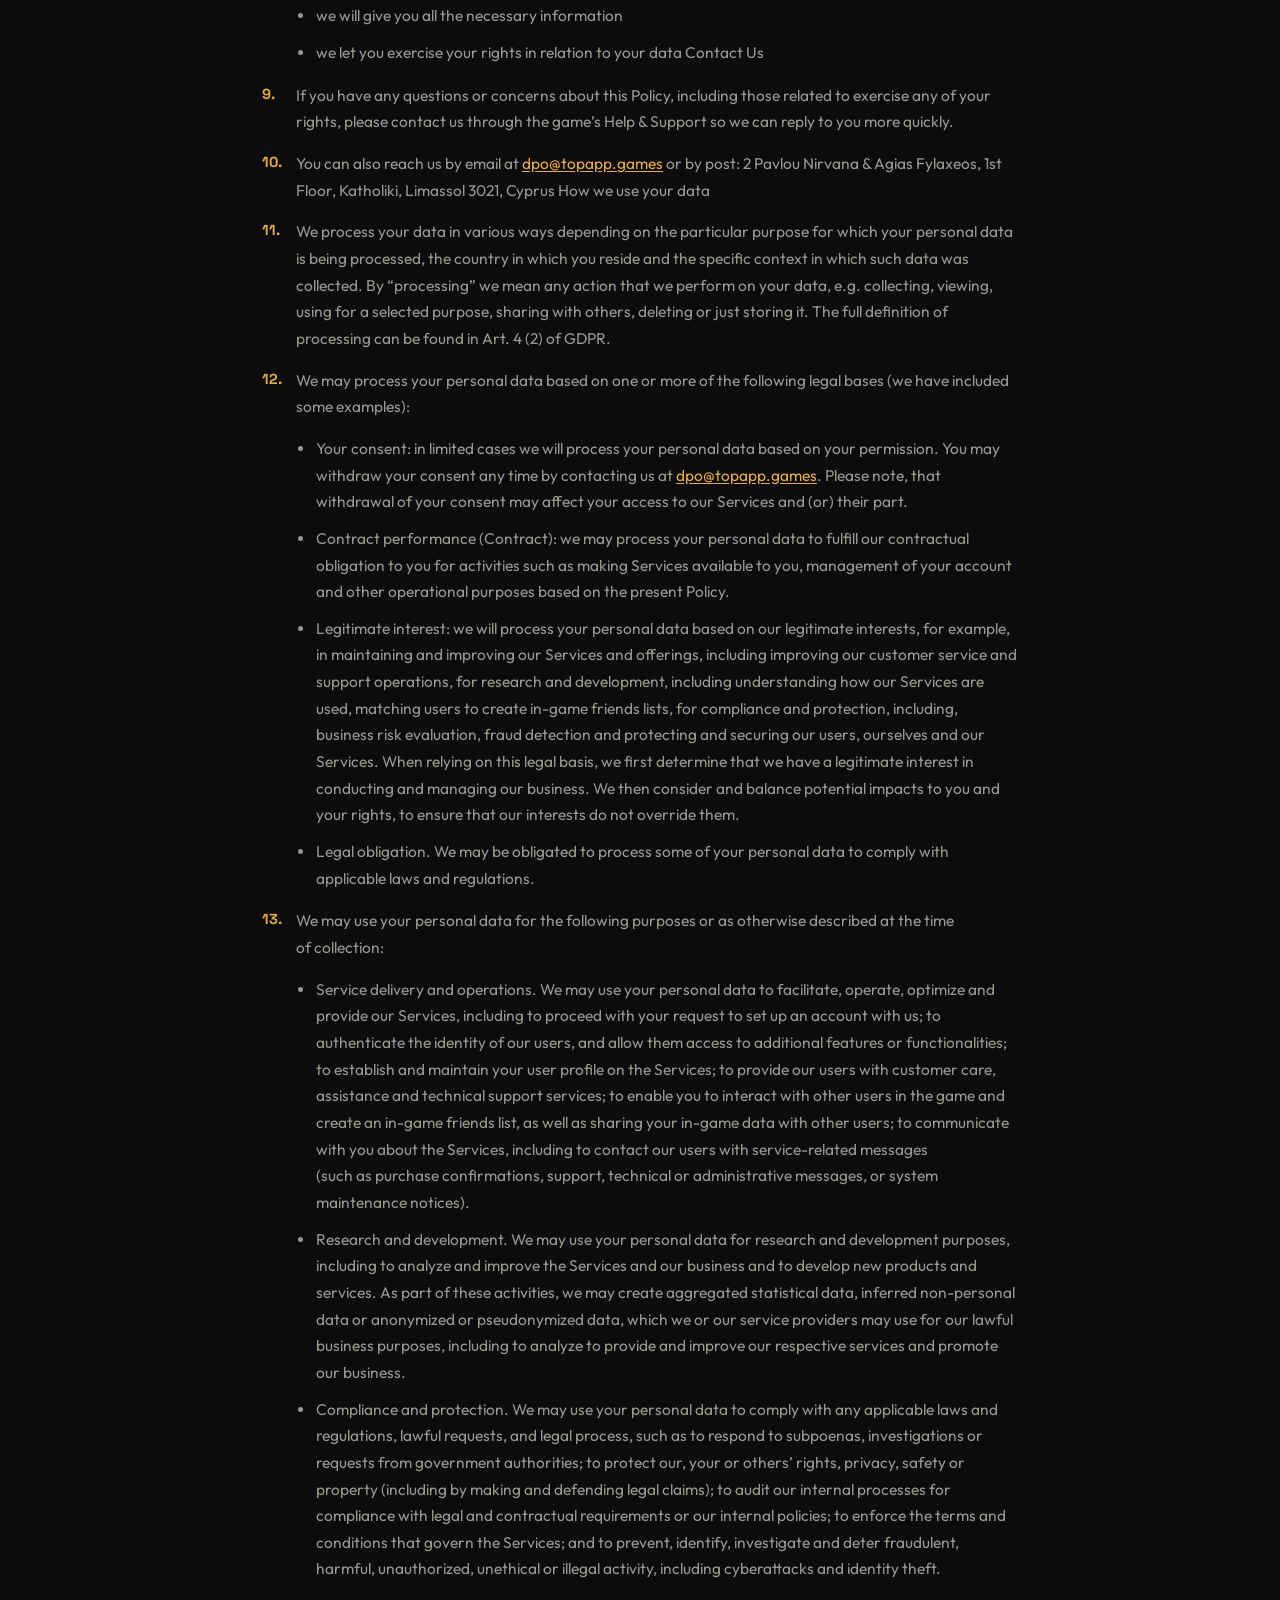
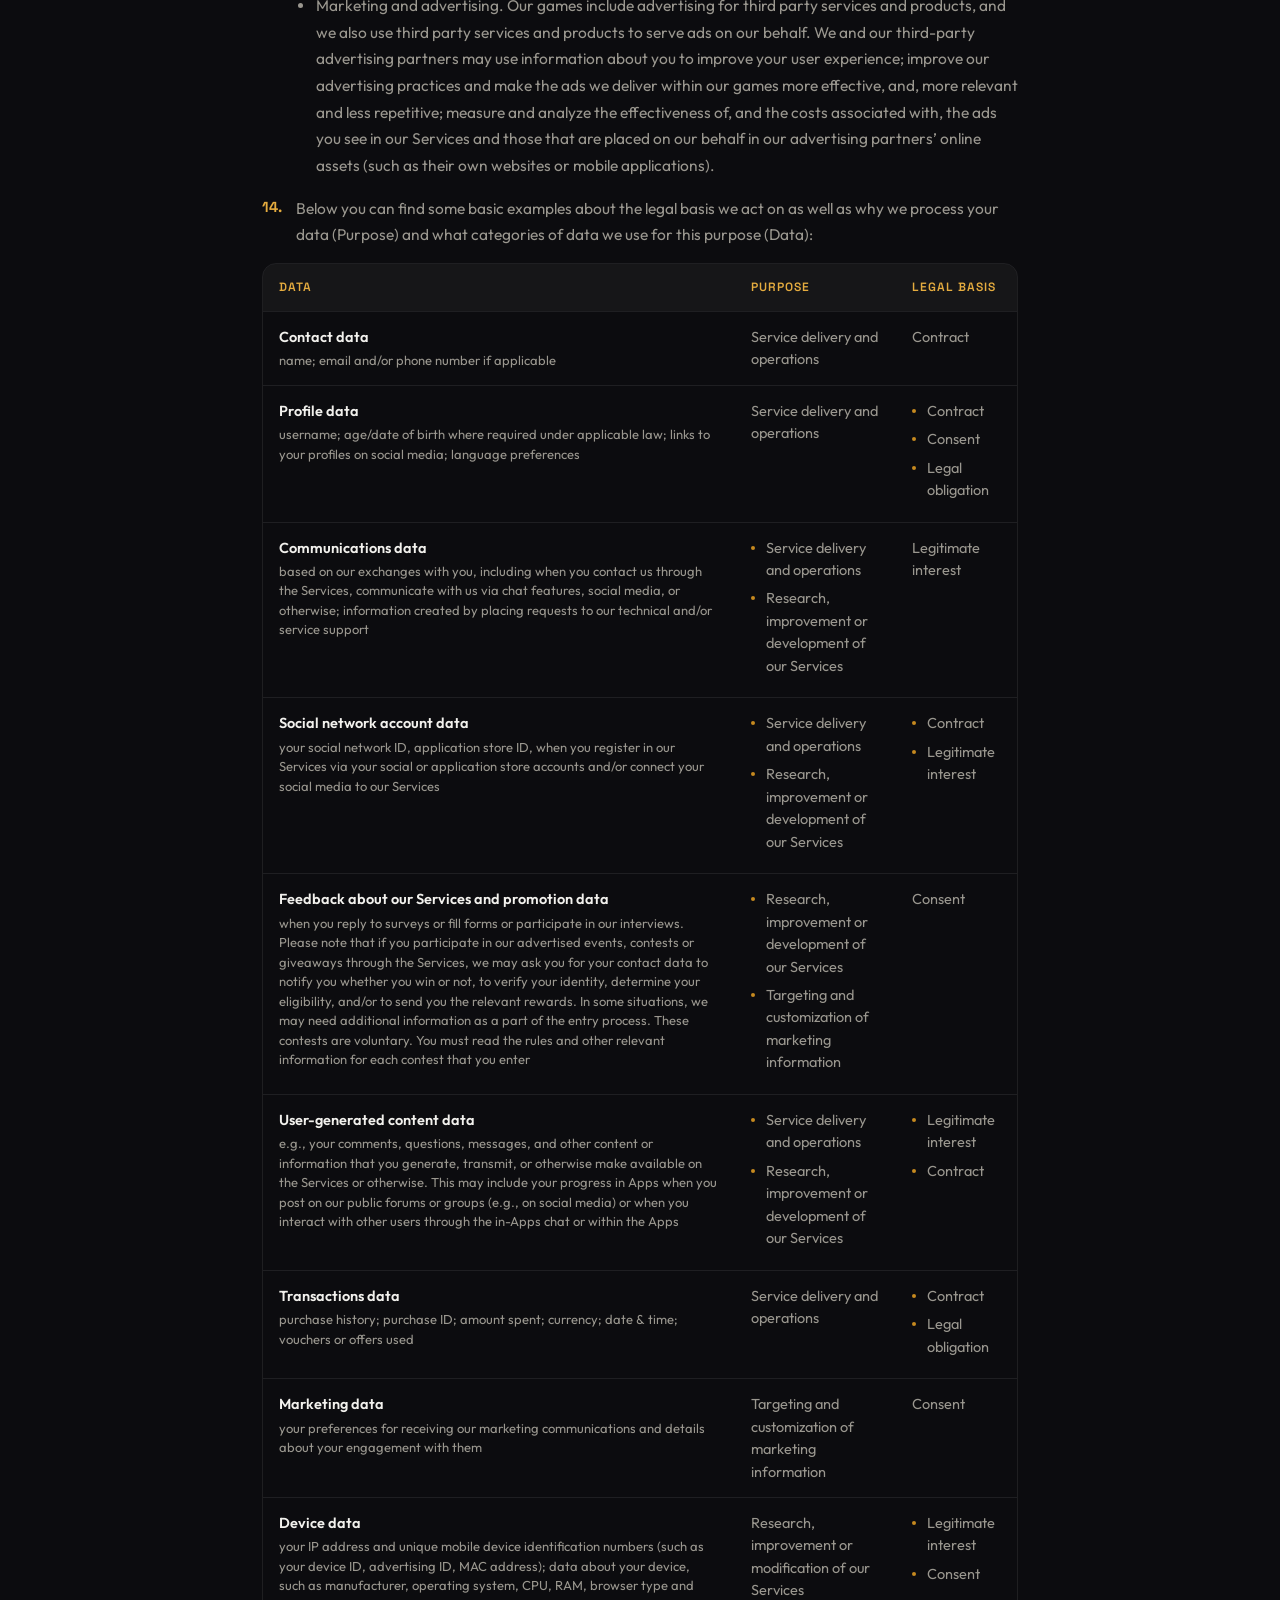
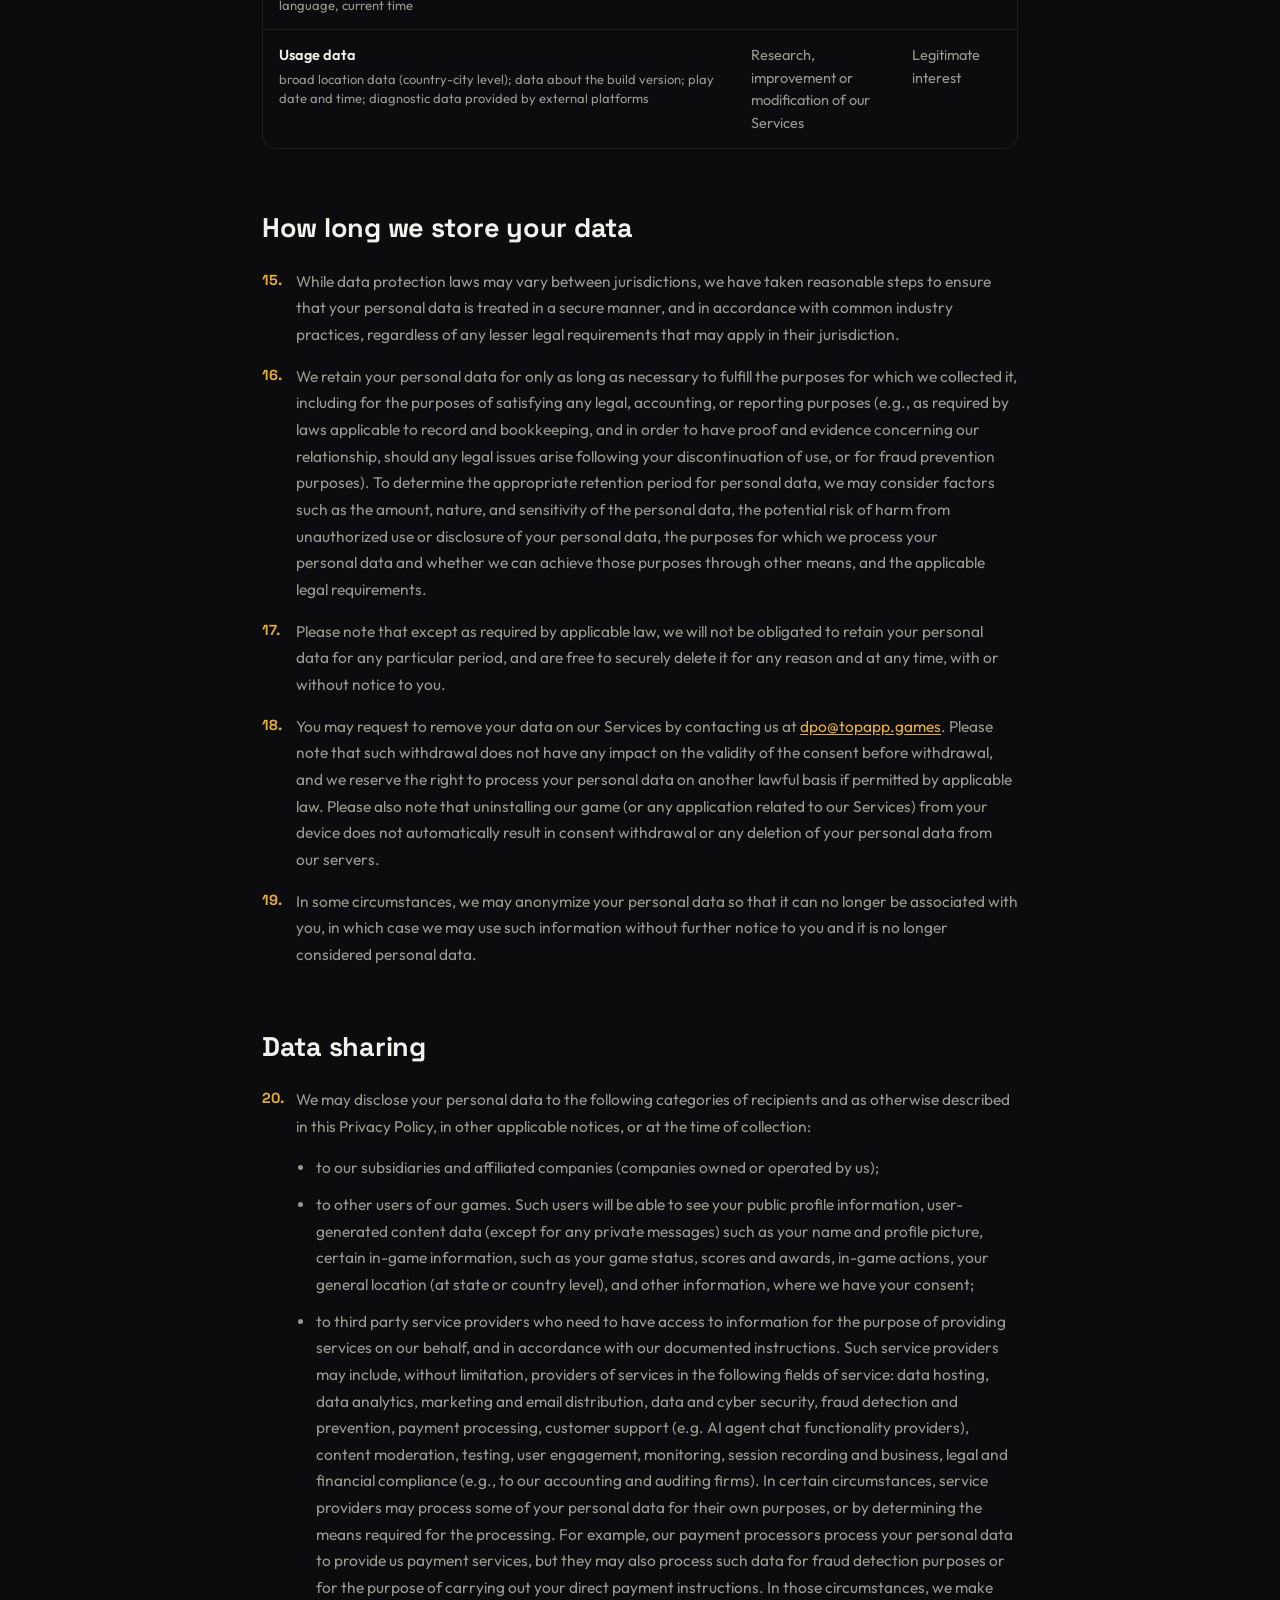
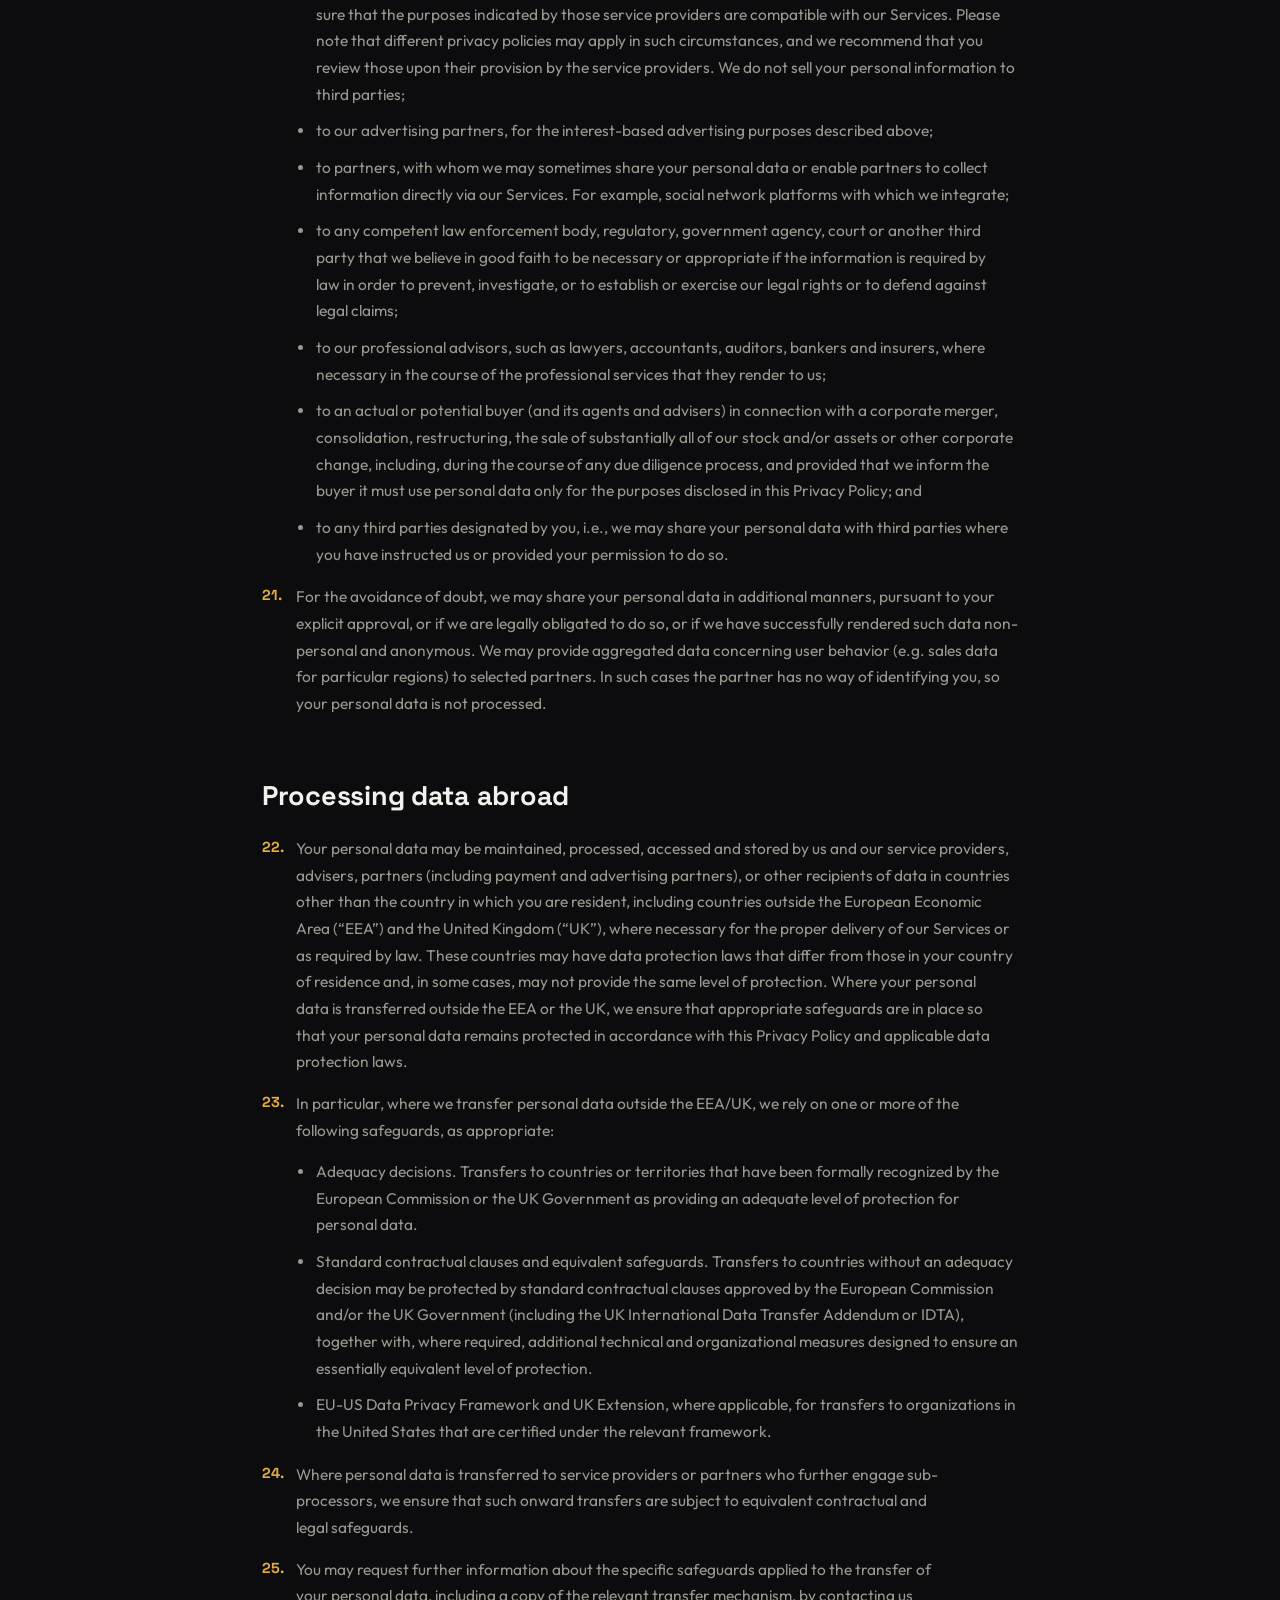
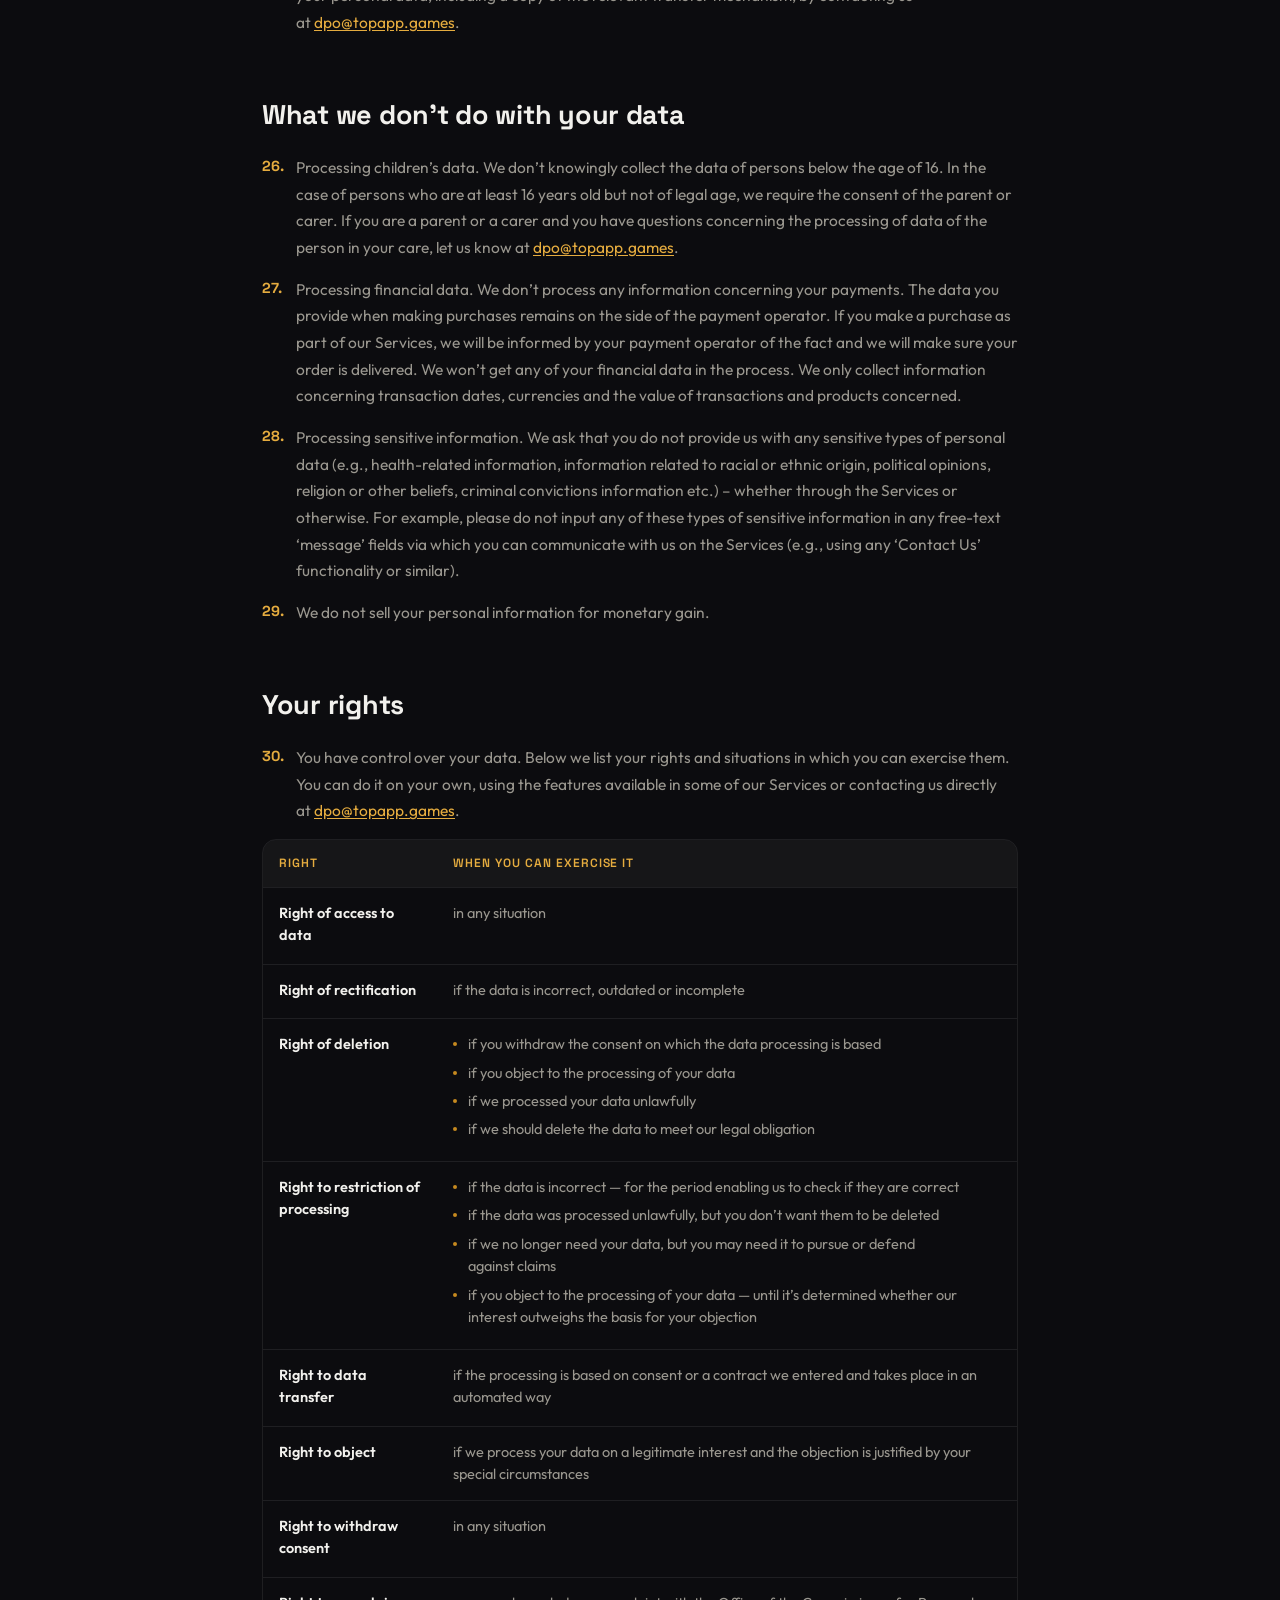
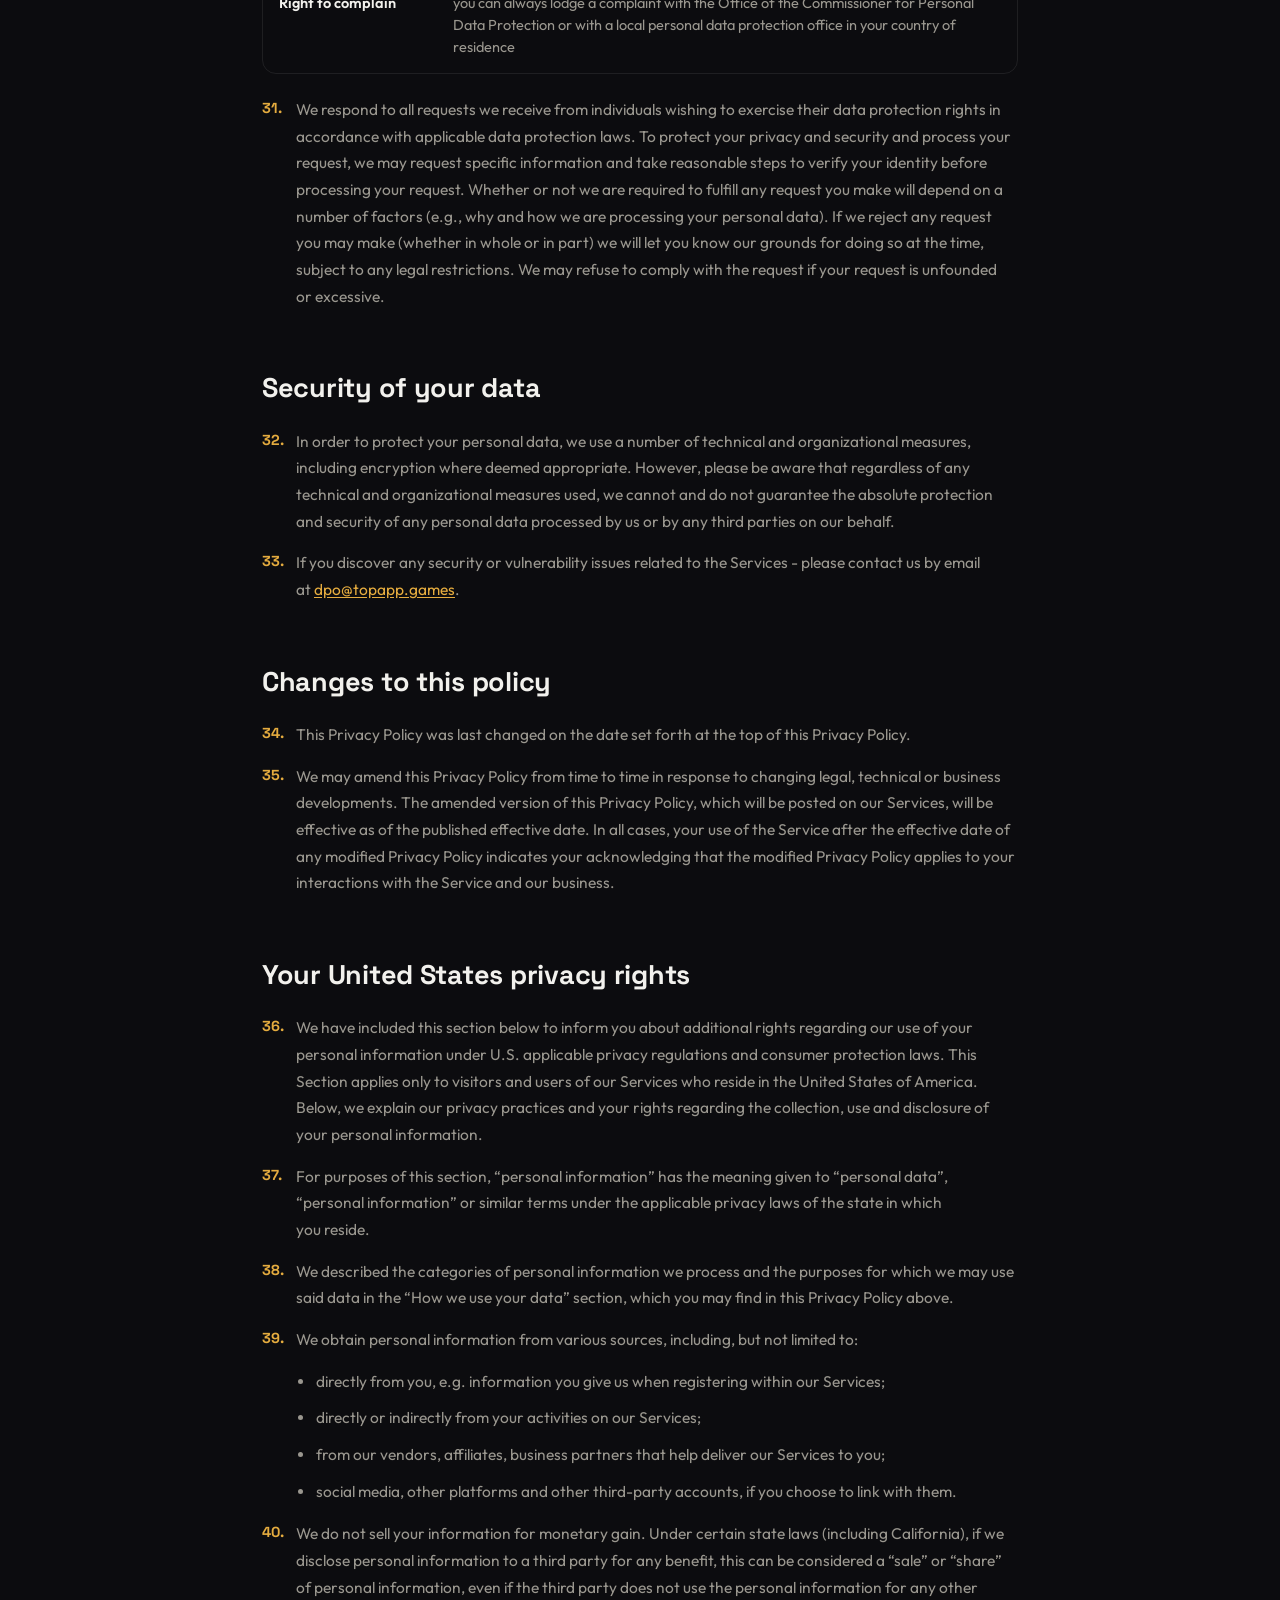
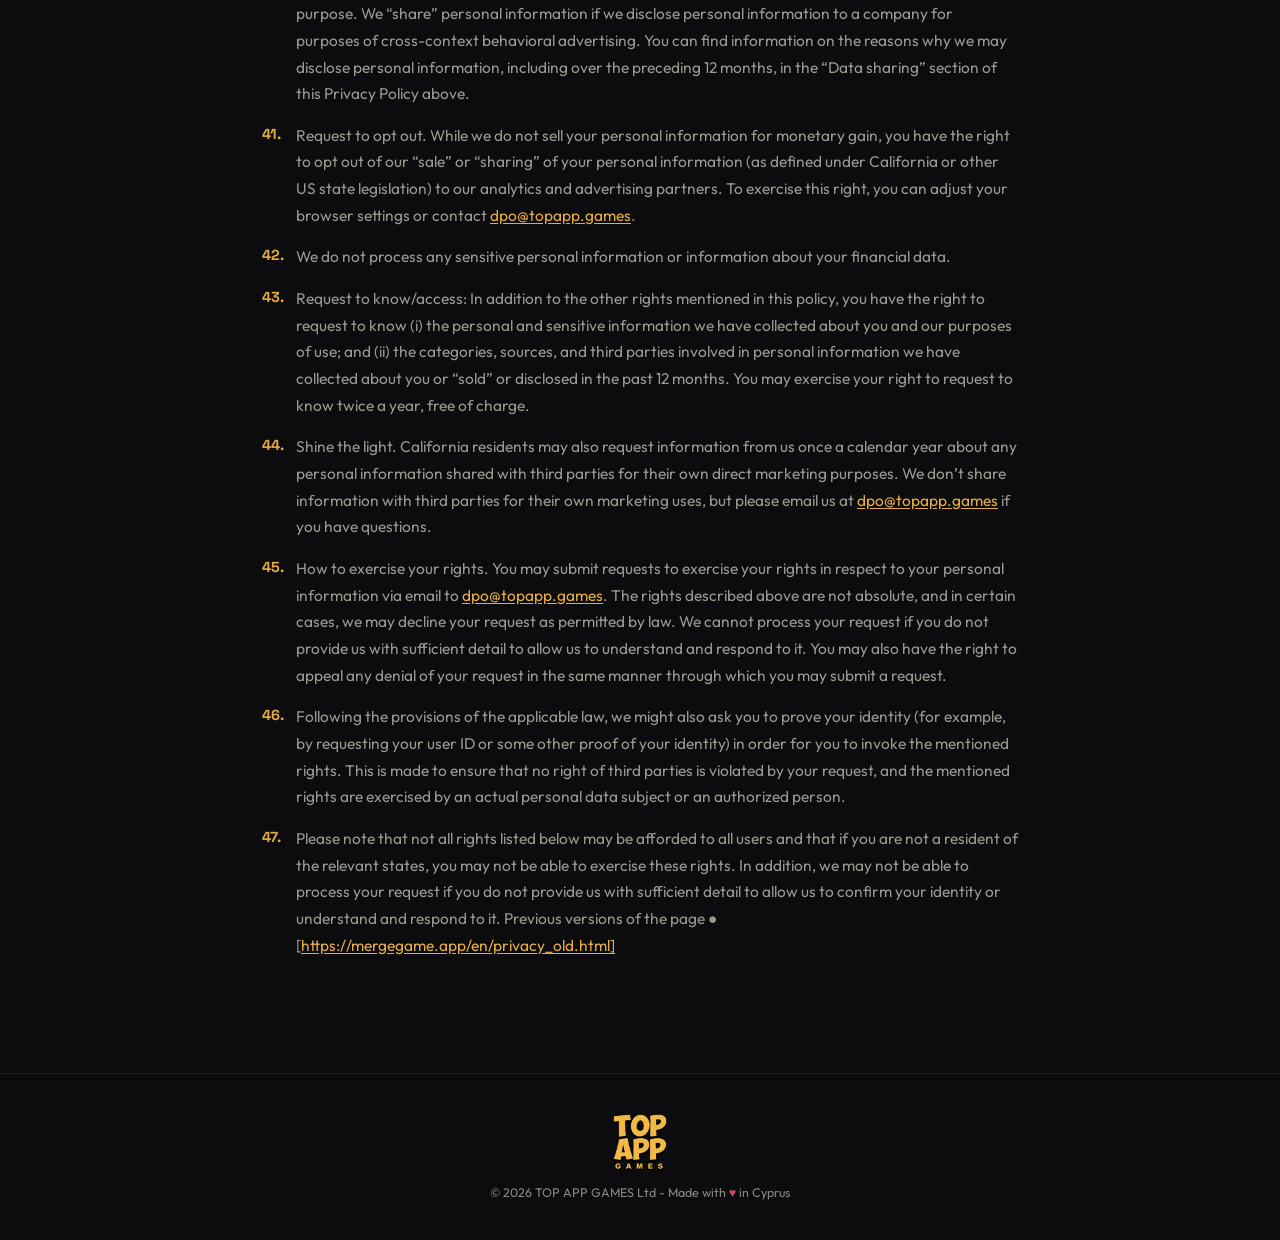
<file: privacy-policy.html>
<!DOCTYPE html>
<html lang="en" data-motion="full">
<head>
<meta charset="UTF-8" />
<meta name="viewport" content="width=device-width, initial-scale=1.0" />
<title>Privacy Policy - TOP APP GAMES</title>
<meta name="description" content="Privacy Policy for TOP APP GAMES services and games." />
<link rel="icon" type="image/png" href="assets/favicon.png" />
<link rel="preconnect" href="https://fonts.googleapis.com" />
<link rel="preconnect" href="https://fonts.gstatic.com" crossorigin />
<link href="https://fonts.googleapis.com/css2?family=Space+Grotesk:wght@400;500;600;700&family=Outfit:wght@300;400;500;600;700&display=swap" rel="stylesheet" />
<link rel="stylesheet" href="site/site.css" />
</head>
<body class="legal-page">
<header class="legal-nav">
  <a class="legal-back" href="index.html"><i>&larr;</i> Back to site</a>
  <a class="legal-logo" href="index.html"><img src="assets/logo.webp" alt="TOP APP GAMES" /></a>
</header>
<main class="legal-wrap">
  <div class="legal-head">
    <div class="sec-num">LEGAL</div>
    <h1>Privacy Policy</h1>
    <p class="legal-dates">Last updated: March 16, 2026 &middot; In effect from: March 17, 2026</p>
  </div>
  <div class="legal-body">
<h2>First things first</h2>
<p class="clause"><span class="cl-num">1.</span>Those who play our games or use our sites are our absolute priority. We want you to feel safe and comfortable when you give us your data. Below you will find everything you need to know in this regard. If you have more questions, write to us at <a href="mailto:dpo@topapp.games">dpo@topapp.games</a>.</p>
<p class="clause"><span class="cl-num">2.</span>If you reside in the United States, please read the “Your United States privacy rights” section below for important information about your rights under applicable US state consumer privacy laws.</p>
<h2>What this policy is about</h2>
<p class="clause"><span class="cl-num">3.</span>This Privacy Policy describes how we collect, store, use, share and otherwise process your personal data collected through our digital or online properties or services that link to this Privacy Policy (the “Policy”).</p>
<p class="clause"><span class="cl-num">4.</span>We apply the rules described in this Policy when you use our services as follows (the “Services”):</p>
<ul class="sub-list">
  <li>play our games for web and mobile environments, as well as web and mobile applications (each, an “App”)</li>
  <li>visit our websites or social media profiles (each, a “Site”)</li>
  <li>contact our customer service or technical support</li>
  <li>use other services and products that we offer</li>
</ul>
<p class="clause"><span class="cl-num">5.</span>This Policy doesn’t apply to cases where we have separate regulations concerning privacy:</p>
<ul class="sub-list">
  <li><a href="https://www.topapp.games" target="_blank" rel="noopener">www.topapp.games</a> website – Privacy Policy</li>
  <li>to external websites and links contained in our Services</li>
  <li>to the processing of your personal data by certain service providers and partners of ours (such as some of our advertising partners, check the details below)</li>
</ul>
<p class="clause"><span class="cl-num">6.</span>We may provide additional disclosures or information about our collection and processing of your personal data (e.g. for advertised events or contests). These notices may supplement this Privacy Policy or clarify our processing practices.</p>
<h2>Who we are</h2>
<p class="clause"><span class="cl-num">7.</span>By “we”, “our”, “us” we mean Top App Games Ltd. and our subsidiaries and affiliates. Our main office is in Cyprus, at "Andrea Miaouli, 52, Flat/Office 101, Lakatamia, 2320 Nicosia, Cyprus.</p>
<p class="clause"><span class="cl-num">8.</span>If you use our Services and give us your data, we act as a data controller or joint controller. This means that:</p>
<ul class="sub-list">
  <li>we decide (by ourselves or jointly with others) how and what we’ll use your data for and who we’ll share it with</li>
  <li>we are responsible for processing it in a lawful way</li>
  <li>We are responsible for its security</li>
  <li>we will give you all the necessary information</li>
  <li>we let you exercise your rights in relation to your data Contact Us</li>
</ul>
<p class="clause"><span class="cl-num">9.</span>If you have any questions or concerns about this Policy, including those related to exercise any of your rights, please contact us through the game’s Help &amp; Support so we can reply to you more quickly.</p>
<p class="clause"><span class="cl-num">10.</span>You can also reach us by email at <a href="mailto:dpo@topapp.games">dpo@topapp.games</a> or by post: 2 Pavlou Nirvana &amp; Agias Fylaxeos, 1st Floor, Katholiki, Limassol 3021, Cyprus How we use your data</p>
<p class="clause"><span class="cl-num">11.</span>We process your data in various ways depending on the particular purpose for which your personal data is being processed, the country in which you reside and the specific context in which such data was collected. By “processing” we mean any action that we perform on your data, e.g. collecting, viewing, using for a selected purpose, sharing with others, deleting or just storing it. The full definition of processing can be found in Art. 4 (2) of GDPR.</p>
<p class="clause"><span class="cl-num">12.</span>We may process your personal data based on one or more of the following legal bases (we have included some examples):</p>
<ul class="sub-list">
  <li>Your consent: in limited cases we will process your personal data based on your permission. You may withdraw your consent any time by contacting us at <a href="mailto:dpo@topapp.games">dpo@topapp.games</a>. Please note, that withdrawal of your consent may affect your access to our Services and (or) their part.</li>
  <li>Contract performance (Contract): we may process your personal data to fulfill our contractual obligation to you for activities such as making Services available to you, management of your account and other operational purposes based on the present Policy.</li>
  <li>Legitimate interest: we will process your personal data based on our legitimate interests, for example, in maintaining and improving our Services and offerings, including improving our customer service and support operations, for research and development, including understanding how our Services are used, matching users to create in-game friends lists, for compliance and protection, including, business risk evaluation, fraud detection and protecting and securing our users, ourselves and our Services. When relying on this legal basis, we first determine that we have a legitimate interest in conducting and managing our business. We then consider and balance potential impacts to you and your rights, to ensure that our interests do not override them.</li>
  <li>Legal obligation. We may be obligated to process some of your personal data to comply with applicable laws and regulations.</li>
</ul>
<p class="clause"><span class="cl-num">13.</span>We may use your personal data for the following purposes or as otherwise described at the time of collection:</p>
<ul class="sub-list">
  <li>Service delivery and operations. We may use your personal data to facilitate, operate, optimize and provide our Services, including to proceed with your request to set up an account with us; to authenticate the identity of our users, and allow them access to additional features or functionalities; to establish and maintain your user profile on the Services; to provide our users with customer care, assistance and technical support services; to enable you to interact with other users in the game and create an in-game friends list, as well as sharing your in-game data with other users; to communicate with you about the Services, including to contact our users with service-related messages (such as purchase confirmations, support, technical or administrative messages, or system maintenance notices).</li>
  <li>Research and development. We may use your personal data for research and development purposes, including to analyze and improve the Services and our business and to develop new products and services. As part of these activities, we may create aggregated statistical data, inferred non-personal data or anonymized or pseudonymized data, which we or our service providers may use for our lawful business purposes, including to analyze to provide and improve our respective services and promote our business.</li>
  <li>Compliance and protection. We may use your personal data to comply with any applicable laws and regulations, lawful requests, and legal process, such as to respond to subpoenas, investigations or requests from government authorities; to protect our, your or others’ rights, privacy, safety or property (including by making and defending legal claims); to audit our internal processes for compliance with legal and contractual requirements or our internal policies; to enforce the terms and conditions that govern the Services; and to prevent, identify, investigate and deter fraudulent, harmful, unauthorized, unethical or illegal activity, including cyberattacks and identity theft.</li>
  <li>Marketing and advertising. Our games include advertising for third party services and products, and we also use third party services and products to serve ads on our behalf. We and our third-party advertising partners may use information about you to improve your user experience; improve our advertising practices and make the ads we deliver within our games more effective, and, more relevant and less repetitive; measure and analyze the effectiveness of, and the costs associated with, the ads you see in our Services and those that are placed on our behalf in our advertising partners’ online assets (such as their own websites or mobile applications).</li>
</ul>
<p class="clause"><span class="cl-num">14.</span>Below you can find some basic examples about the legal basis we act on as well as why we process your data (Purpose) and what categories of data we use for this purpose (Data):</p>
<div class="legal-table-wrap"><table class="legal-table"><thead><tr><th>Data</th><th>Purpose</th><th>Legal Basis</th></tr></thead><tbody><tr><td class="td-data"><b>Contact data</b><span>name; email and/or phone number if applicable</span></td><td>Service delivery and operations</td><td>Contract</td></tr><tr><td class="td-data"><b>Profile data</b><span>username; age/date of birth where required under applicable law; links to your profiles on social media; language preferences</span></td><td>Service delivery and operations</td><td><ul class="cell-list"><li>Contract</li><li>Consent</li><li>Legal obligation</li></ul></td></tr><tr><td class="td-data"><b>Communications data</b><span>based on our exchanges with you, including when you contact us through the Services, communicate with us via chat features, social media, or otherwise; information created by placing requests to our technical and/or service support</span></td><td><ul class="cell-list"><li>Service delivery and operations</li><li>Research, improvement or development of our Services</li></ul></td><td>Legitimate interest</td></tr><tr><td class="td-data"><b>Social network account data</b><span>your social network ID, application store ID, when you register in our Services via your social or application store accounts and/or connect your social media to our Services</span></td><td><ul class="cell-list"><li>Service delivery and operations</li><li>Research, improvement or development of our Services</li></ul></td><td><ul class="cell-list"><li>Contract</li><li>Legitimate interest</li></ul></td></tr><tr><td class="td-data"><b>Feedback about our Services and promotion data</b><span>when you reply to surveys or fill forms or participate in our interviews. Please note that if you participate in our advertised events, contests or giveaways through the Services, we may ask you for your contact data to notify you whether you win or not, to verify your identity, determine your eligibility, and/or to send you the relevant rewards. In some situations, we may need additional information as a part of the entry process. These contests are voluntary. You must read the rules and other relevant information for each contest that you enter</span></td><td><ul class="cell-list"><li>Research, improvement or development of our Services</li><li>Targeting and customization of marketing information</li></ul></td><td>Consent</td></tr><tr><td class="td-data"><b>User-generated content data</b><span>e.g., your comments, questions, messages, and other content or information that you generate, transmit, or otherwise make available on the Services or otherwise. This may include your progress in Apps when you post on our public forums or groups (e.g., on social media) or when you interact with other users through the in-Apps chat or within the Apps</span></td><td><ul class="cell-list"><li>Service delivery and operations</li><li>Research, improvement or development of our Services</li></ul></td><td><ul class="cell-list"><li>Legitimate interest</li><li>Contract</li></ul></td></tr><tr><td class="td-data"><b>Transactions data</b><span>purchase history; purchase ID; amount spent; currency; date &amp; time; vouchers or offers used</span></td><td>Service delivery and operations</td><td><ul class="cell-list"><li>Contract</li><li>Legal obligation</li></ul></td></tr><tr><td class="td-data"><b>Marketing data</b><span>your preferences for receiving our marketing communications and details about your engagement with them</span></td><td>Targeting and customization of marketing information</td><td>Consent</td></tr><tr><td class="td-data"><b>Device data</b><span>your IP address and unique mobile device identification numbers (such as your device ID, advertising ID, MAC address); data about your device, such as manufacturer, operating system, CPU, RAM, browser type and language, current time</span></td><td>Research, improvement or modification of our Services</td><td><ul class="cell-list"><li>Legitimate interest</li><li>Consent</li></ul></td></tr><tr><td class="td-data"><b>Usage data</b><span>broad location data (country-city level); data about the build version; play date and time; diagnostic data provided by external platforms</span></td><td>Research, improvement or modification of our Services</td><td>Legitimate interest</td></tr></tbody></table></div>
<h2>How long we store your data</h2>
<p class="clause"><span class="cl-num">15.</span>While data protection laws may vary between jurisdictions, we have taken reasonable steps to ensure that your personal data is treated in a secure manner, and in accordance with common industry practices, regardless of any lesser legal requirements that may apply in their jurisdiction.</p>
<p class="clause"><span class="cl-num">16.</span>We retain your personal data for only as long as necessary to fulfill the purposes for which we collected it, including for the purposes of satisfying any legal, accounting, or reporting purposes (e.g., as required by laws applicable to record and bookkeeping, and in order to have proof and evidence concerning our relationship, should any legal issues arise following your discontinuation of use, or for fraud prevention purposes). To determine the appropriate retention period for personal data, we may consider factors such as the amount, nature, and sensitivity of the personal data, the potential risk of harm from unauthorized use or disclosure of your personal data, the purposes for which we process your personal data and whether we can achieve those purposes through other means, and the applicable legal requirements.</p>
<p class="clause"><span class="cl-num">17.</span>Please note that except as required by applicable law, we will not be obligated to retain your personal data for any particular period, and are free to securely delete it for any reason and at any time, with or without notice to you.</p>
<p class="clause"><span class="cl-num">18.</span>You may request to remove your data on our Services by contacting us at <a href="mailto:dpo@topapp.games">dpo@topapp.games</a>. Please note that such withdrawal does not have any impact on the validity of the consent before withdrawal, and we reserve the right to process your personal data on another lawful basis if permitted by applicable law. Please also note that uninstalling our game (or any application related to our Services) from your device does not automatically result in consent withdrawal or any deletion of your personal data from our servers.</p>
<p class="clause"><span class="cl-num">19.</span>In some circumstances, we may anonymize your personal data so that it can no longer be associated with you, in which case we may use such information without further notice to you and it is no longer considered personal data.</p>
<h2>Data sharing</h2>
<p class="clause"><span class="cl-num">20.</span>We may disclose your personal data to the following categories of recipients and as otherwise described in this Privacy Policy, in other applicable notices, or at the time of collection:</p>
<ul class="sub-list">
  <li>to our subsidiaries and affiliated companies (companies owned or operated by us);</li>
  <li>to other users of our games. Such users will be able to see your public profile information, user-generated content data (except for any private messages) such as your name and profile picture, certain in-game information, such as your game status, scores and awards, in-game actions, your general location (at state or country level), and other information, where we have your consent;</li>
  <li>to third party service providers who need to have access to information for the purpose of providing services on our behalf, and in accordance with our documented instructions. Such service providers may include, without limitation, providers of services in the following fields of service: data hosting, data analytics, marketing and email distribution, data and cyber security, fraud detection and prevention, payment processing, customer support (e.g. AI agent chat functionality providers), content moderation, testing, user engagement, monitoring, session recording and business, legal and financial compliance (e.g., to our accounting and auditing firms). In certain circumstances, service providers may process some of your personal data for their own purposes, or by determining the means required for the processing. For example, our payment processors process your personal data to provide us payment services, but they may also process such data for fraud detection purposes or for the purpose of carrying out your direct payment instructions. In those circumstances, we make sure that the purposes indicated by those service providers are compatible with our Services. Please note that different privacy policies may apply in such circumstances, and we recommend that you review those upon their provision by the service providers. We do not sell your personal information to third parties;</li>
  <li>to our advertising partners, for the interest-based advertising purposes described above;</li>
  <li>to partners, with whom we may sometimes share your personal data or enable partners to collect information directly via our Services. For example, social network platforms with which we integrate;</li>
  <li>to any competent law enforcement body, regulatory, government agency, court or another third party that we believe in good faith to be necessary or appropriate if the information is required by law in order to prevent, investigate, or to establish or exercise our legal rights or to defend against legal claims;</li>
  <li>to our professional advisors, such as lawyers, accountants, auditors, bankers and insurers, where necessary in the course of the professional services that they render to us;</li>
  <li>to an actual or potential buyer (and its agents and advisers) in connection with a corporate merger, consolidation, restructuring, the sale of substantially all of our stock and/or assets or other corporate change, including, during the course of any due diligence process, and provided that we inform the buyer it must use personal data only for the purposes disclosed in this Privacy Policy; and</li>
  <li>to any third parties designated by you, i.e., we may share your personal data with third parties where you have instructed us or provided your permission to do so.</li>
</ul>
<p class="clause"><span class="cl-num">21.</span>For the avoidance of doubt, we may share your personal data in additional manners, pursuant to your explicit approval, or if we are legally obligated to do so, or if we have successfully rendered such data non-personal and anonymous. We may provide aggregated data concerning user behavior (e.g. sales data for particular regions) to selected partners. In such cases the partner has no way of identifying you, so your personal data is not processed.</p>
<h2>Processing data abroad</h2>
<p class="clause"><span class="cl-num">22.</span>Your personal data may be maintained, processed, accessed and stored by us and our service providers, advisers, partners (including payment and advertising partners), or other recipients of data in countries other than the country in which you are resident, including countries outside the European Economic Area (“EEA”) and the United Kingdom (“UK”), where necessary for the proper delivery of our Services or as required by law. These countries may have data protection laws that differ from those in your country of residence and, in some cases, may not provide the same level of protection. Where your personal data is transferred outside the EEA or the UK, we ensure that appropriate safeguards are in place so that your personal data remains protected in accordance with this Privacy Policy and applicable data protection laws.</p>
<p class="clause"><span class="cl-num">23.</span>In particular, where we transfer personal data outside the EEA/UK, we rely on one or more of the following safeguards, as appropriate:</p>
<ul class="sub-list">
  <li>Adequacy decisions. Transfers to countries or territories that have been formally recognized by the European Commission or the UK Government as providing an adequate level of protection for personal data.</li>
  <li>Standard contractual clauses and equivalent safeguards. Transfers to countries without an adequacy decision may be protected by standard contractual clauses approved by the European Commission and/or the UK Government (including the UK International Data Transfer Addendum or IDTA), together with, where required, additional technical and organizational measures designed to ensure an essentially equivalent level of protection.</li>
  <li>EU-US Data Privacy Framework and UK Extension, where applicable, for transfers to organizations in the United States that are certified under the relevant framework.</li>
</ul>
<p class="clause"><span class="cl-num">24.</span>Where personal data is transferred to service providers or partners who further engage sub-processors, we ensure that such onward transfers are subject to equivalent contractual and legal safeguards.</p>
<p class="clause"><span class="cl-num">25.</span>You may request further information about the specific safeguards applied to the transfer of your personal data, including a copy of the relevant transfer mechanism, by contacting us at <a href="mailto:dpo@topapp.games">dpo@topapp.games</a>.</p>
<h2>What we don’t do with your data</h2>
<p class="clause"><span class="cl-num">26.</span>Processing children’s data. We don’t knowingly collect the data of persons below the age of 16. In the case of persons who are at least 16 years old but not of legal age, we require the consent of the parent or carer. If you are a parent or a carer and you have questions concerning the processing of data of the person in your care, let us know at <a href="mailto:dpo@topapp.games">dpo@topapp.games</a>.</p>
<p class="clause"><span class="cl-num">27.</span>Processing financial data. We don’t process any information concerning your payments. The data you provide when making purchases remains on the side of the payment operator. If you make a purchase as part of our Services, we will be informed by your payment operator of the fact and we will make sure your order is delivered. We won’t get any of your financial data in the process. We only collect information concerning transaction dates, currencies and the value of transactions and products concerned.</p>
<p class="clause"><span class="cl-num">28.</span>Processing sensitive information. We ask that you do not provide us with any sensitive types of personal data (e.g., health-related information, information related to racial or ethnic origin, political opinions, religion or other beliefs, criminal convictions information etc.) – whether through the Services or otherwise. For example, please do not input any of these types of sensitive information in any free-text ‘message’ fields via which you can communicate with us on the Services (e.g., using any ‘Contact Us’ functionality or similar).</p>
<p class="clause"><span class="cl-num">29.</span>We do not sell your personal information for monetary gain.</p>
<h2>Your rights</h2>
<p class="clause"><span class="cl-num">30.</span>You have control over your data. Below we list your rights and situations in which you can exercise them. You can do it on your own, using the features available in some of our Services or contacting us directly at <a href="mailto:dpo@topapp.games">dpo@topapp.games</a>.</p>
<div class="legal-table-wrap"><table class="legal-table"><thead><tr><th>Right</th><th>When you can exercise it</th></tr></thead><tbody><tr><td class="td-data"><b>Right of access to data</b></td><td>in any situation</td></tr><tr><td class="td-data"><b>Right of rectification</b></td><td>if the data is incorrect, outdated or incomplete</td></tr><tr><td class="td-data"><b>Right of deletion</b></td><td><ul class="cell-list"><li>if you withdraw the consent on which the data processing is based</li><li>if you object to the processing of your data</li><li>if we processed your data unlawfully</li><li>if we should delete the data to meet our legal obligation</li></ul></td></tr><tr><td class="td-data"><b>Right to restriction of processing</b></td><td><ul class="cell-list"><li>if the data is incorrect — for the period enabling us to check if they are correct</li><li>if the data was processed unlawfully, but you don’t want them to be deleted</li><li>if we no longer need your data, but you may need it to pursue or defend against claims</li><li>if you object to the processing of your data — until it’s determined whether our interest outweighs the basis for your objection</li></ul></td></tr><tr><td class="td-data"><b>Right to data transfer</b></td><td>if the processing is based on consent or a contract we entered and takes place in an automated way</td></tr><tr><td class="td-data"><b>Right to object</b></td><td>if we process your data on a legitimate interest and the objection is justified by your special circumstances</td></tr><tr><td class="td-data"><b>Right to withdraw consent</b></td><td>in any situation</td></tr><tr><td class="td-data"><b>Right to complain</b></td><td>you can always lodge a complaint with the Office of the Commissioner for Personal Data Protection or with a local personal data protection office in your country of residence</td></tr></tbody></table></div>
<p class="clause"><span class="cl-num">31.</span>We respond to all requests we receive from individuals wishing to exercise their data protection rights in accordance with applicable data protection laws. To protect your privacy and security and process your request, we may request specific information and take reasonable steps to verify your identity before processing your request. Whether or not we are required to fulfill any request you make will depend on a number of factors (e.g., why and how we are processing your personal data). If we reject any request you may make (whether in whole or in part) we will let you know our grounds for doing so at the time, subject to any legal restrictions. We may refuse to comply with the request if your request is unfounded or excessive.</p>
<h2>Security of your data</h2>
<p class="clause"><span class="cl-num">32.</span>In order to protect your personal data, we use a number of technical and organizational measures, including encryption where deemed appropriate. However, please be aware that regardless of any technical and organizational measures used, we cannot and do not guarantee the absolute protection and security of any personal data processed by us or by any third parties on our behalf.</p>
<p class="clause"><span class="cl-num">33.</span>If you discover any security or vulnerability issues related to the Services - please contact us by email at <a href="mailto:dpo@topapp.games">dpo@topapp.games</a>.</p>
<h2>Changes to this policy</h2>
<p class="clause"><span class="cl-num">34.</span>This Privacy Policy was last changed on the date set forth at the top of this Privacy Policy.</p>
<p class="clause"><span class="cl-num">35.</span>We may amend this Privacy Policy from time to time in response to changing legal, technical or business developments. The amended version of this Privacy Policy, which will be posted on our Services, will be effective as of the published effective date. In all cases, your use of the Service after the effective date of any modified Privacy Policy indicates your acknowledging that the modified Privacy Policy applies to your interactions with the Service and our business.</p>
<h2>Your United States privacy rights</h2>
<p class="clause"><span class="cl-num">36.</span>We have included this section below to inform you about additional rights regarding our use of your personal information under U.S. applicable privacy regulations and consumer protection laws. This Section applies only to visitors and users of our Services who reside in the United States of America. Below, we explain our privacy practices and your rights regarding the collection, use and disclosure of your personal information.</p>
<p class="clause"><span class="cl-num">37.</span>For purposes of this section, “personal information” has the meaning given to “personal data”, “personal information” or similar terms under the applicable privacy laws of the state in which you reside.</p>
<p class="clause"><span class="cl-num">38.</span>We described the categories of personal information we process and the purposes for which we may use said data in the “How we use your data” section, which you may find in this Privacy Policy above.</p>
<p class="clause"><span class="cl-num">39.</span>We obtain personal information from various sources, including, but not limited to:</p>
<ul class="sub-list">
  <li>directly from you, e.g. information you give us when registering within our Services;</li>
  <li>directly or indirectly from your activities on our Services;</li>
  <li>from our vendors, affiliates, business partners that help deliver our Services to you;</li>
  <li>social media, other platforms and other third-party accounts, if you choose to link with them.</li>
</ul>
<p class="clause"><span class="cl-num">40.</span>We do not sell your information for monetary gain. Under certain state laws (including California), if we disclose personal information to a third party for any benefit, this can be considered a “sale” or “share” of personal information, even if the third party does not use the personal information for any other purpose. We “share” personal information if we disclose personal information to a company for purposes of cross-context behavioral advertising. You can find information on the reasons why we may disclose personal information, including over the preceding 12 months, in the “Data sharing” section of this Privacy Policy above.</p>
<p class="clause"><span class="cl-num">41.</span>Request to opt out. While we do not sell your personal information for monetary gain, you have the right to opt out of our “sale” or “sharing” of your personal information (as defined under California or other US state legislation) to our analytics and advertising partners. To exercise this right, you can adjust your browser settings or contact <a href="mailto:dpo@topapp.games">dpo@topapp.games</a>.</p>
<p class="clause"><span class="cl-num">42.</span>We do not process any sensitive personal information or information about your financial data.</p>
<p class="clause"><span class="cl-num">43.</span>Request to know/access: In addition to the other rights mentioned in this policy, you have the right to request to know (i) the personal and sensitive information we have collected about you and our purposes of use; and (ii) the categories, sources, and third parties involved in personal information we have collected about you or “sold” or disclosed in the past 12 months. You may exercise your right to request to know twice a year, free of charge.</p>
<p class="clause"><span class="cl-num">44.</span>Shine the light. California residents may also request information from us once a calendar year about any personal information shared with third parties for their own direct marketing purposes. We don’t share information with third parties for their own marketing uses, but please email us at <a href="mailto:dpo@topapp.games">dpo@topapp.games</a> if you have questions.</p>
<p class="clause"><span class="cl-num">45.</span>How to exercise your rights. You may submit requests to exercise your rights in respect to your personal information via email to <a href="mailto:dpo@topapp.games">dpo@topapp.games</a>. The rights described above are not absolute, and in certain cases, we may decline your request as permitted by law. We cannot process your request if you do not provide us with sufficient detail to allow us to understand and respond to it. You may also have the right to appeal any denial of your request in the same manner through which you may submit a request.</p>
<p class="clause"><span class="cl-num">46.</span>Following the provisions of the applicable law, we might also ask you to prove your identity (for example, by requesting your user ID or some other proof of your identity) in order for you to invoke the mentioned rights. This is made to ensure that no right of third parties is violated by your request, and the mentioned rights are exercised by an actual personal data subject or an authorized person.</p>
<p class="clause"><span class="cl-num">47.</span>Please note that not all rights listed below may be afforded to all users and that if you are not a resident of the relevant states, you may not be able to exercise these rights. In addition, we may not be able to process your request if you do not provide us with sufficient detail to allow us to confirm your identity or understand and respond to it. Previous versions of the page ● [<a href="https://mergegame.app/en/privacy_old.html]" target="_blank" rel="noopener">https://mergegame.app/en/privacy_old.html]</a></p>

  </div>
</main>
<footer class="legal-foot">
  <div class="wrap foot-inner">
    <a href="index.html"><img src="assets/logo.webp" alt="TOP APP GAMES" /></a>
    <p>&copy; 2026 TOP APP GAMES Ltd - Made with <span class="heart">&hearts;</span> in Cyprus</p>
  </div>
</footer>
</body>
</html>
</file>
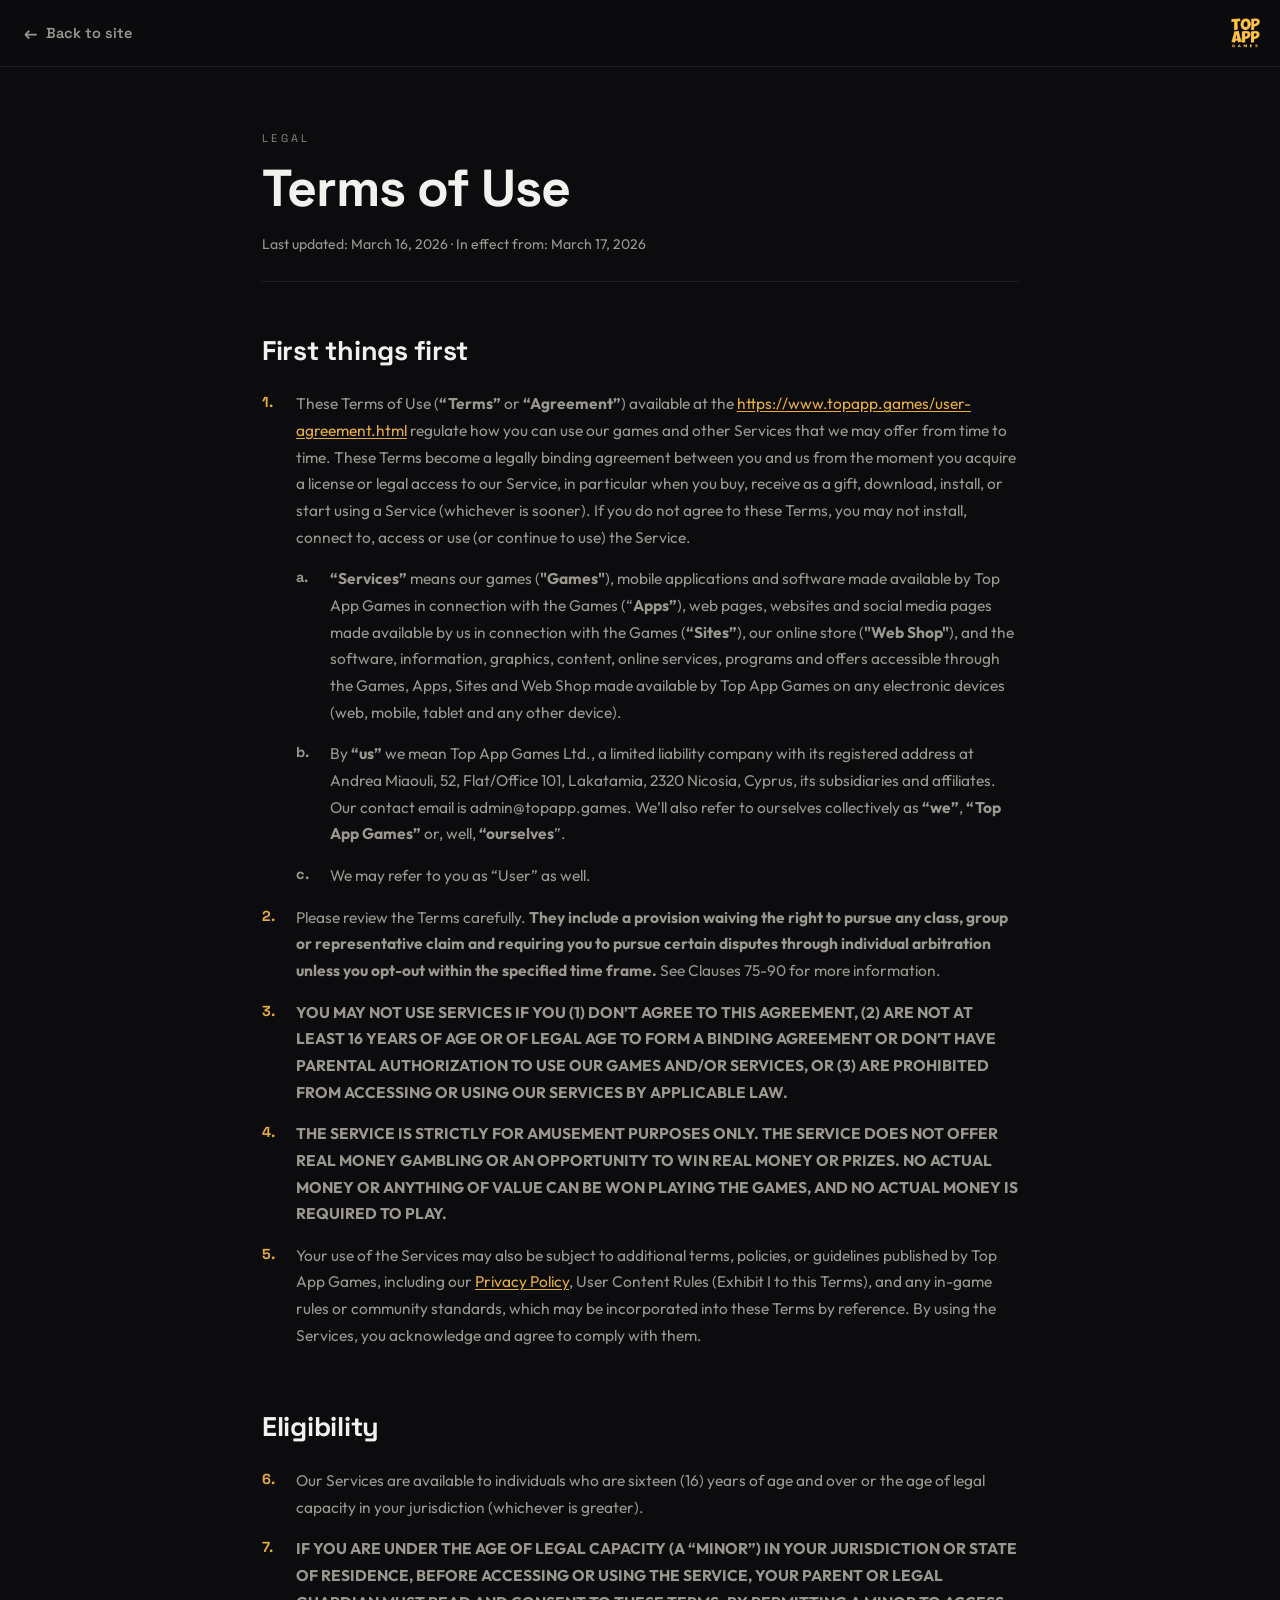
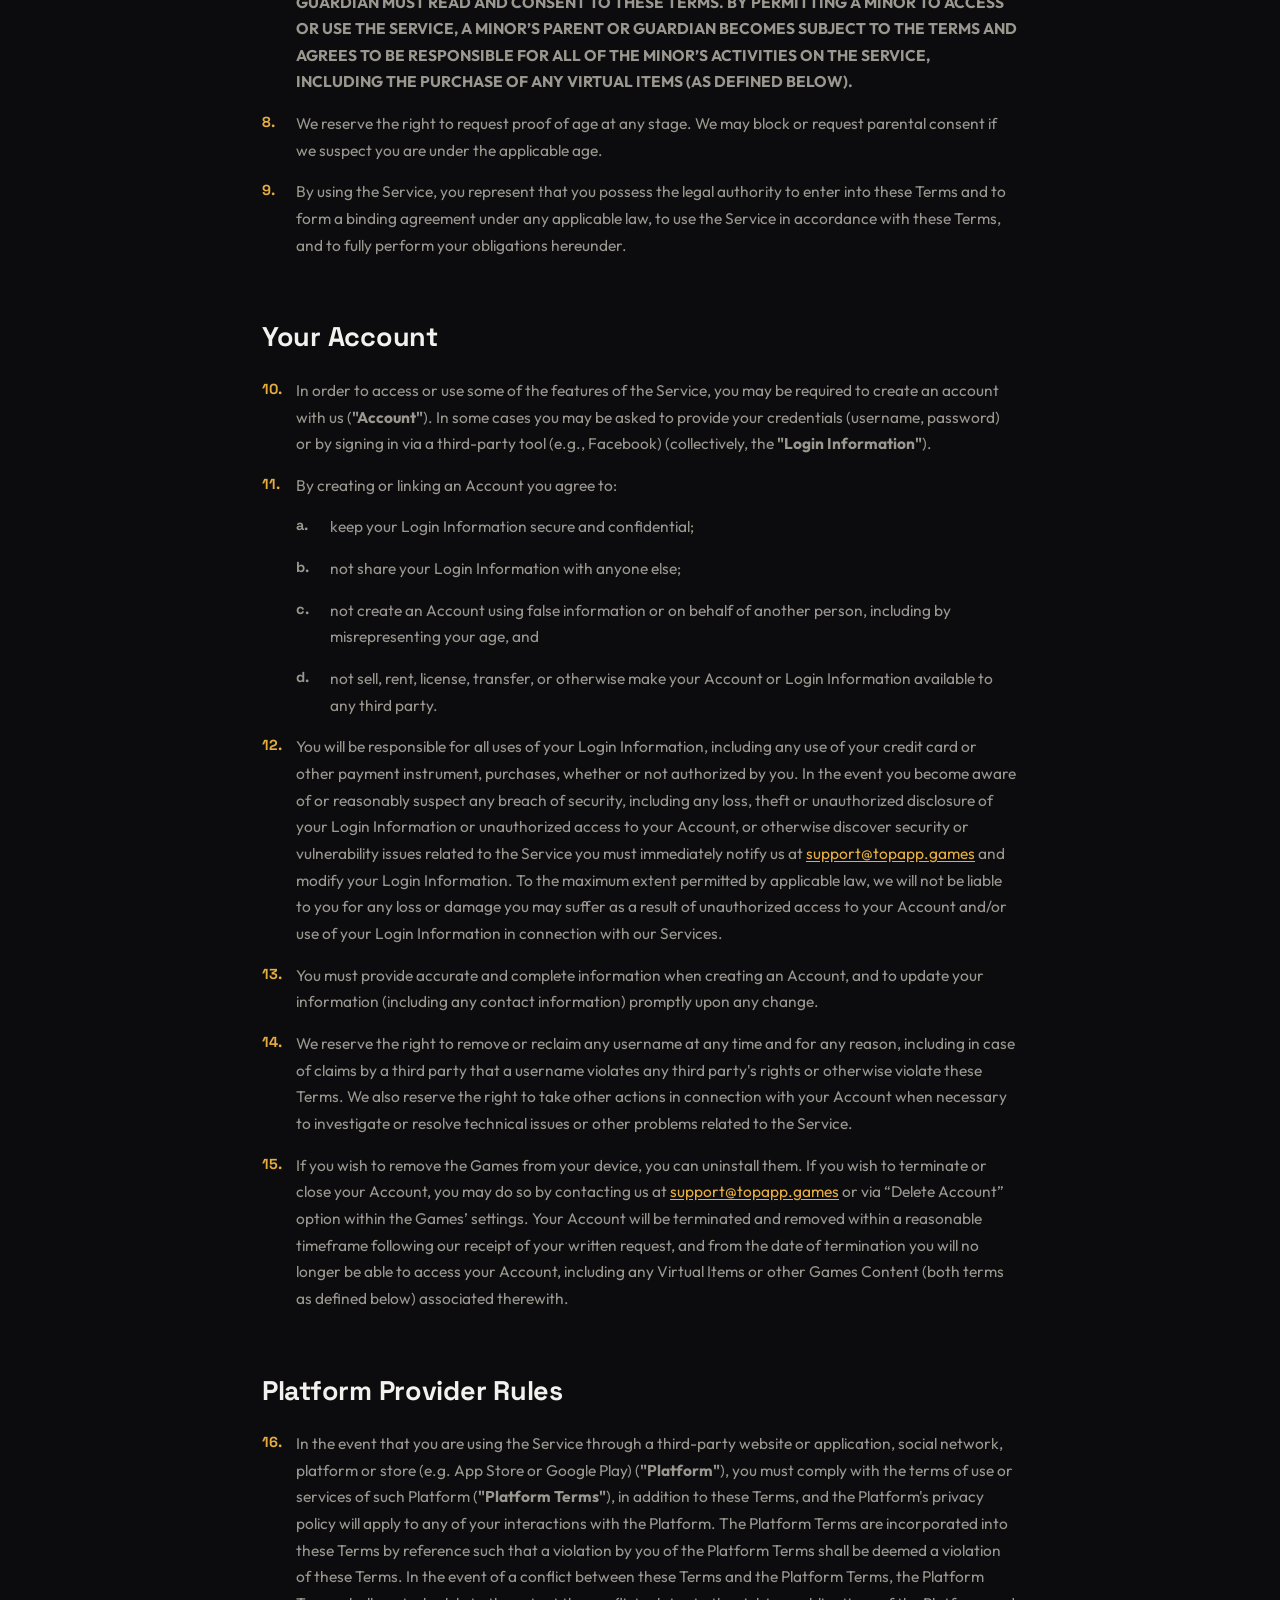
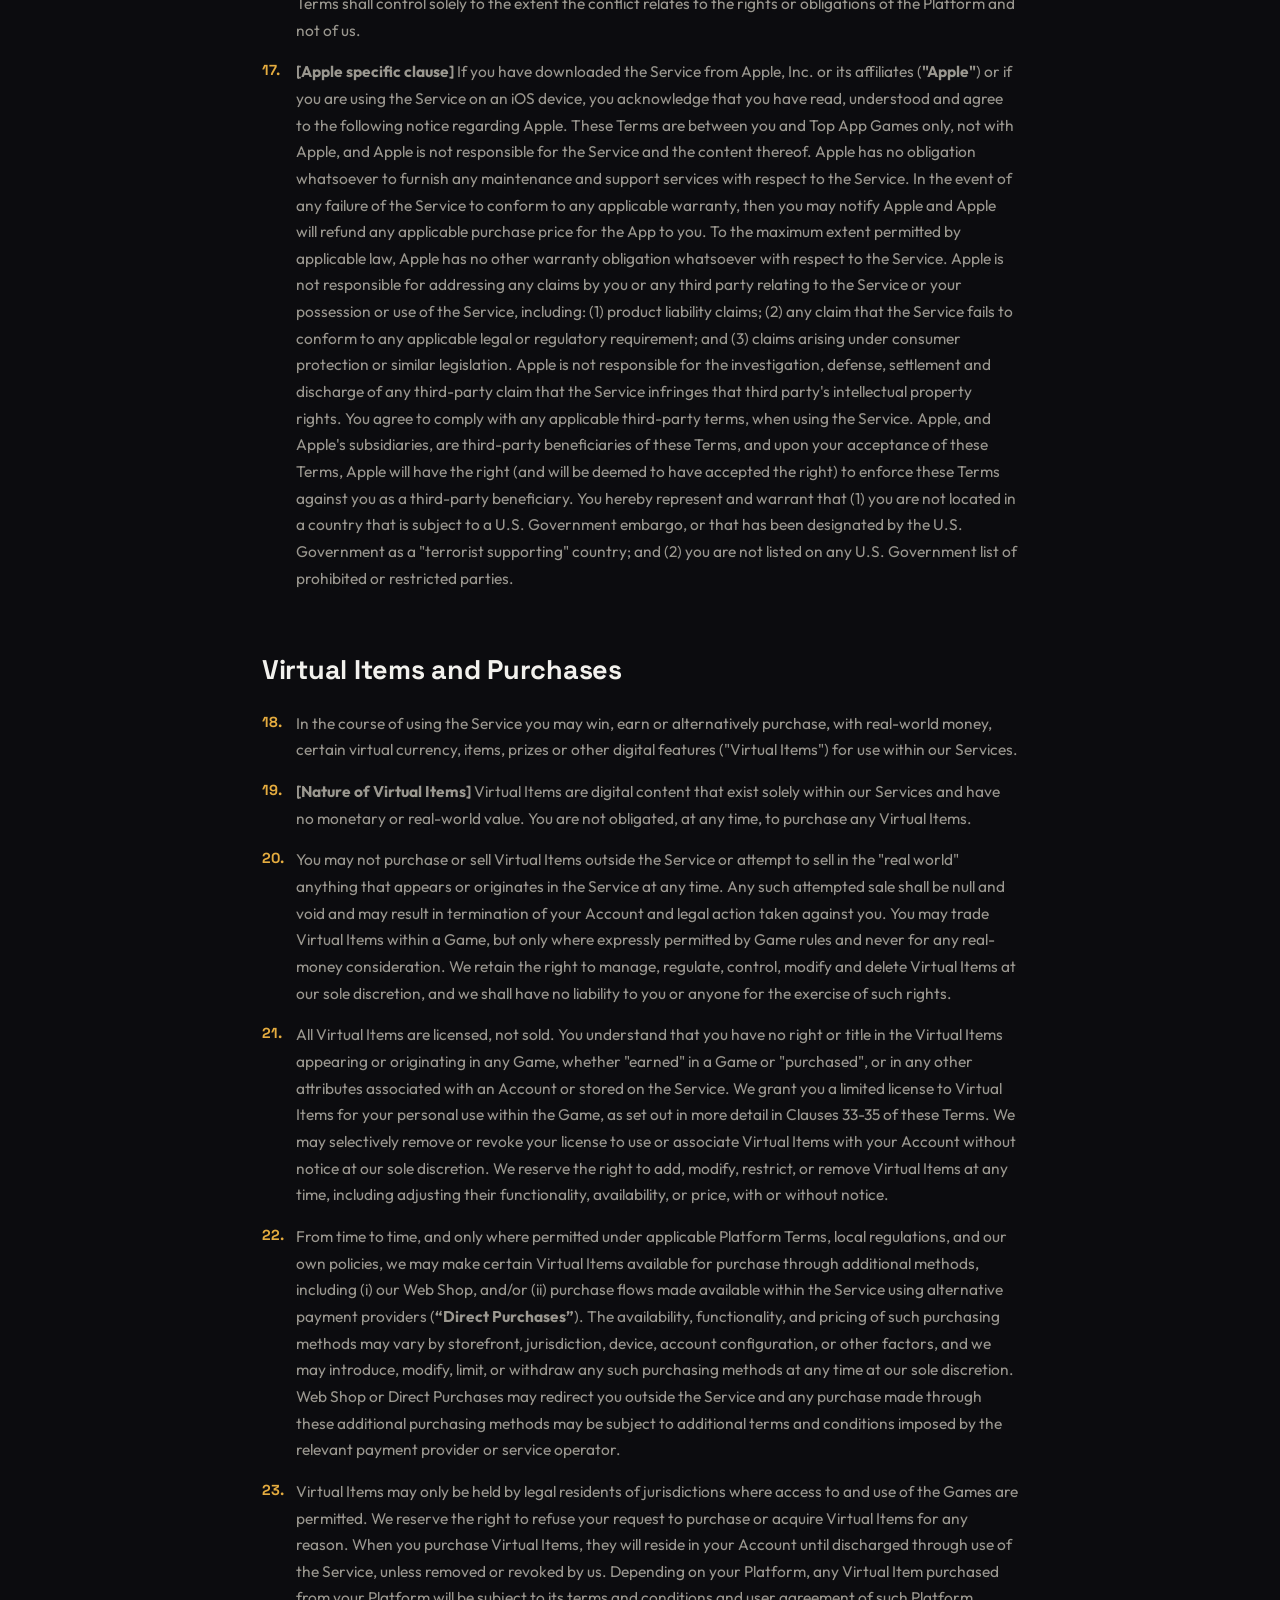
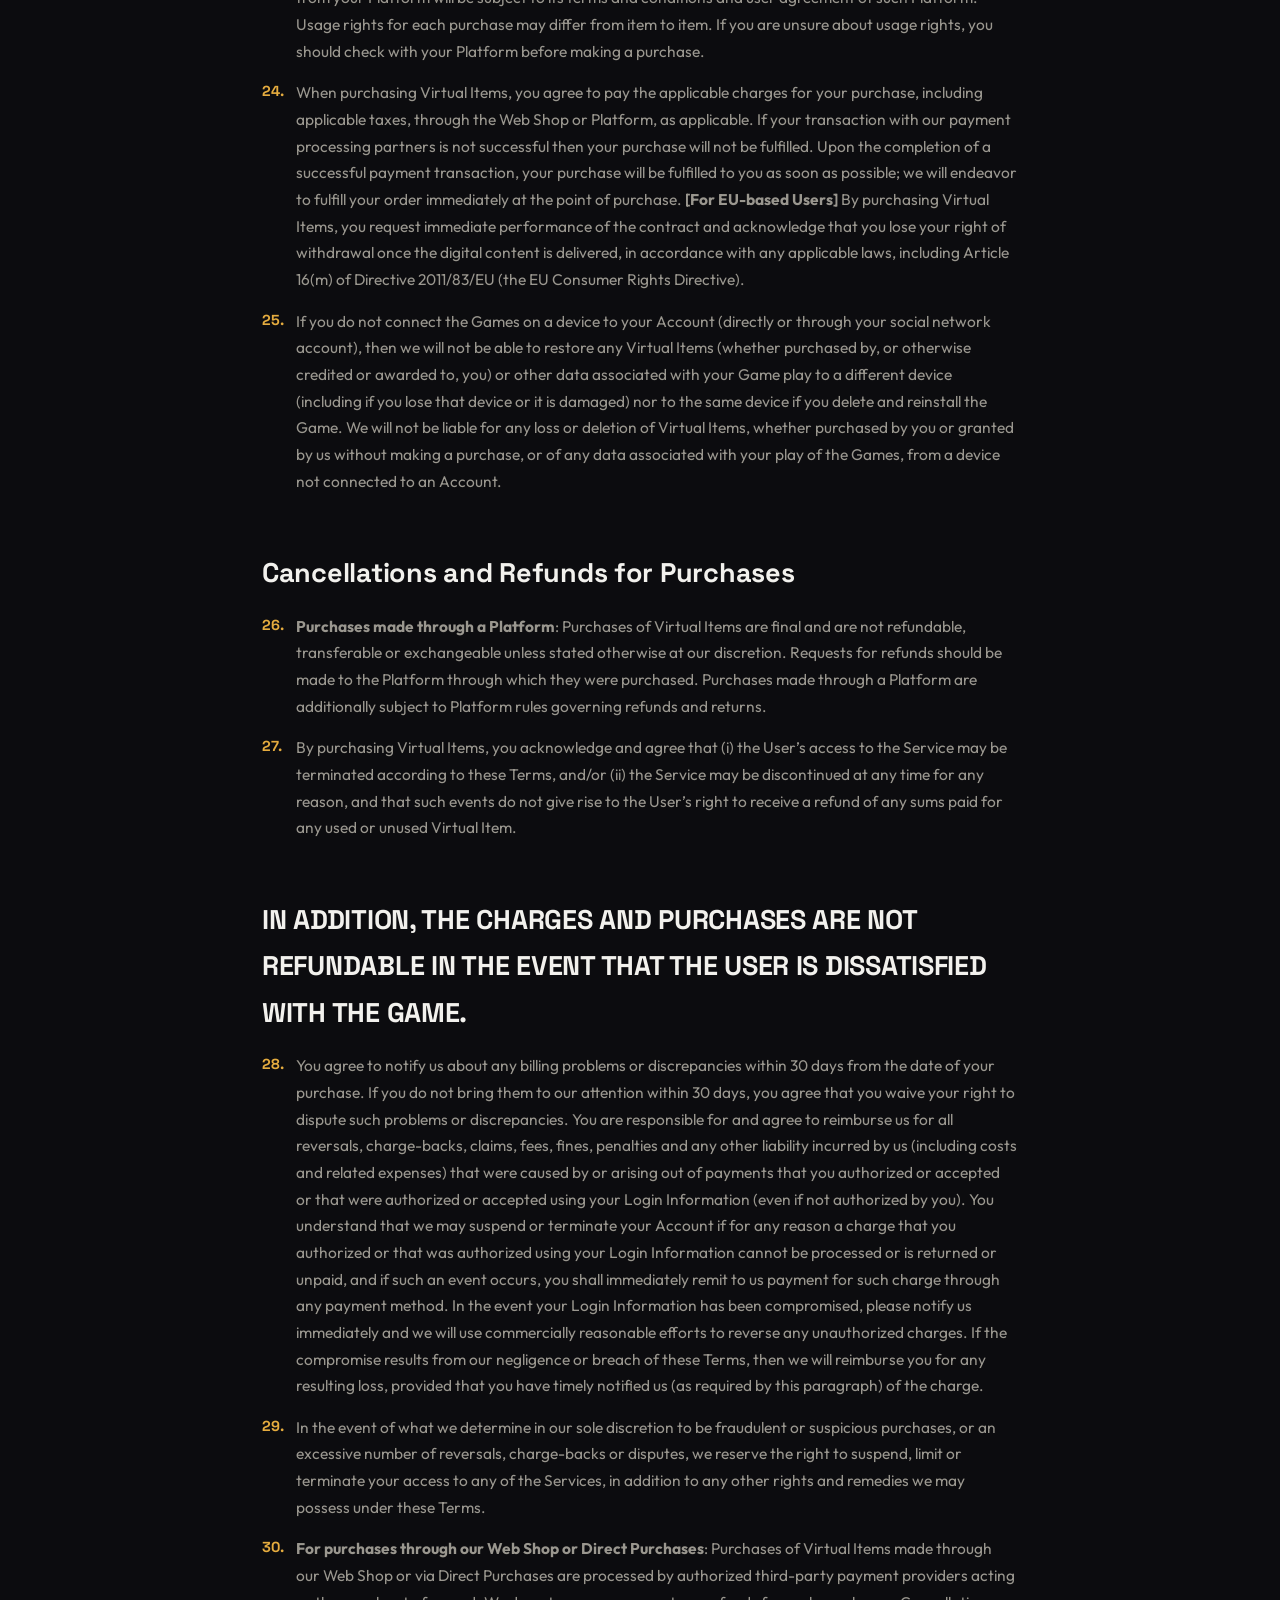
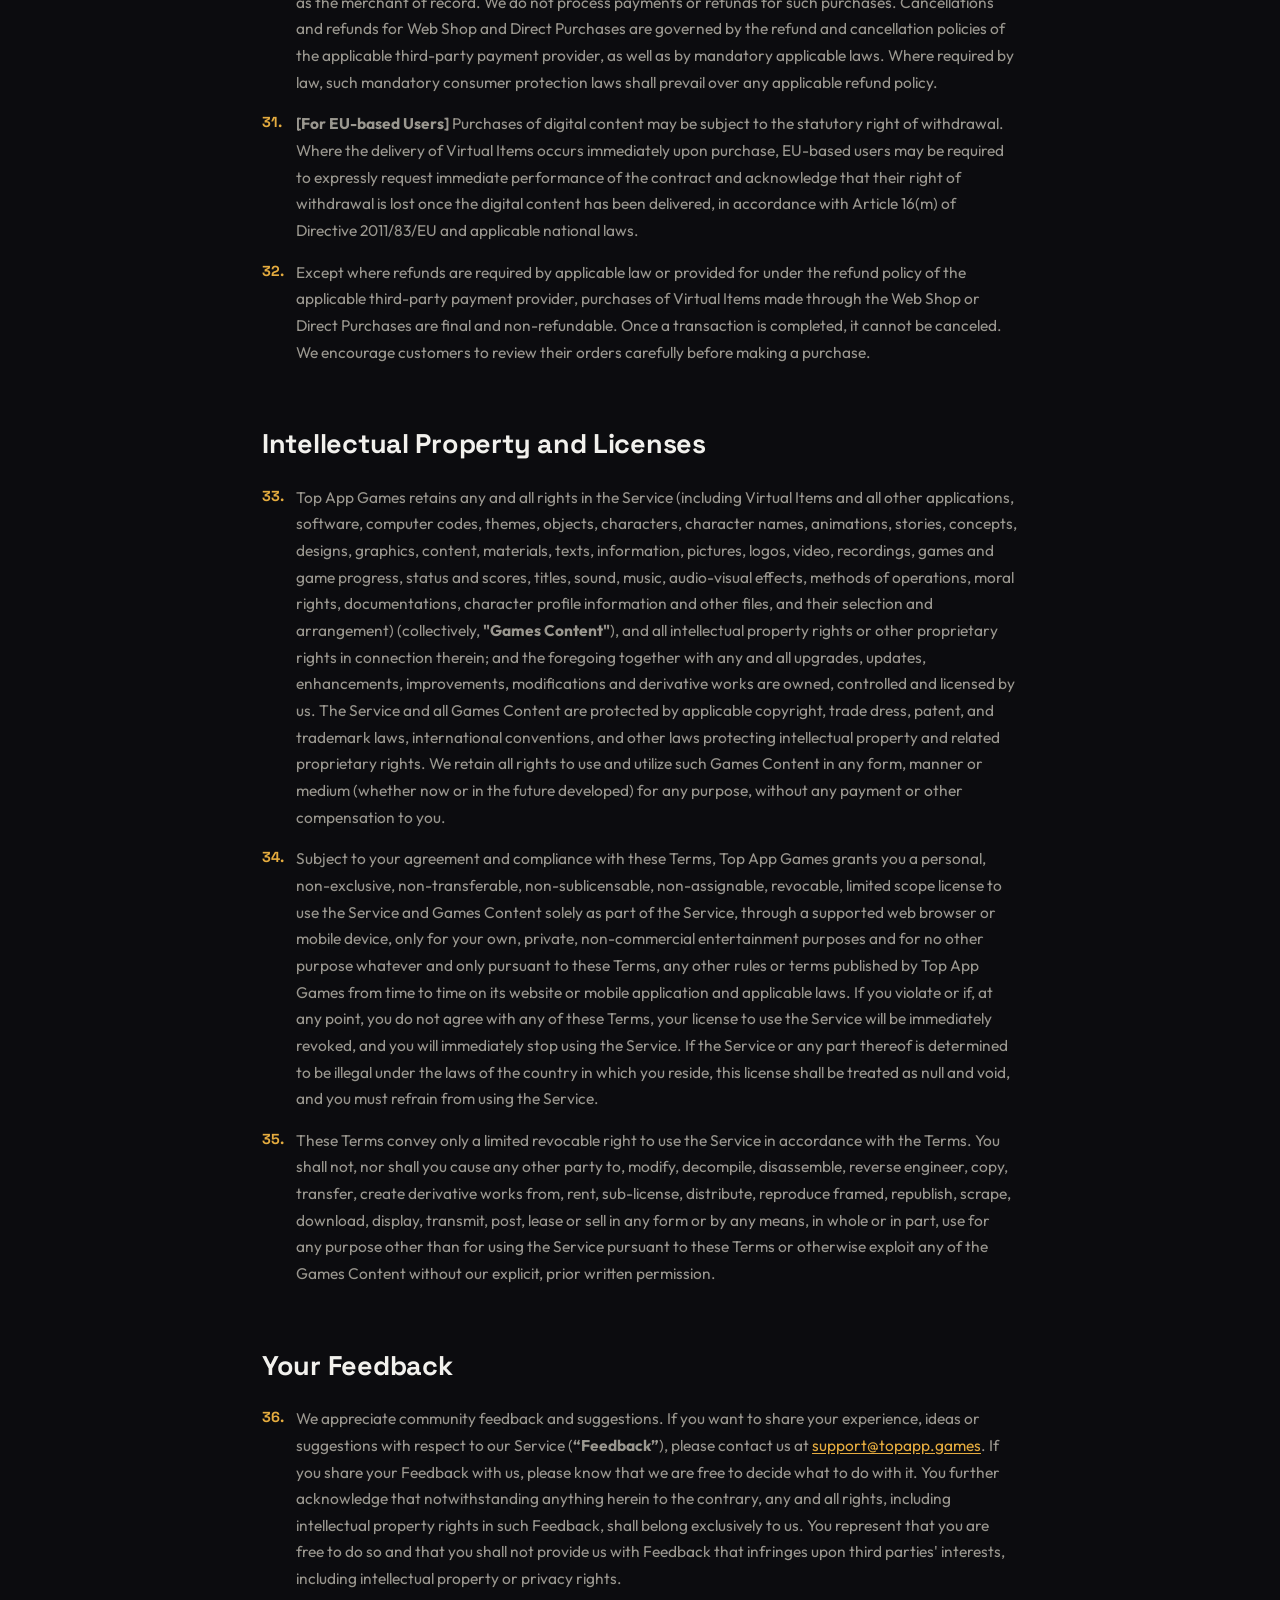
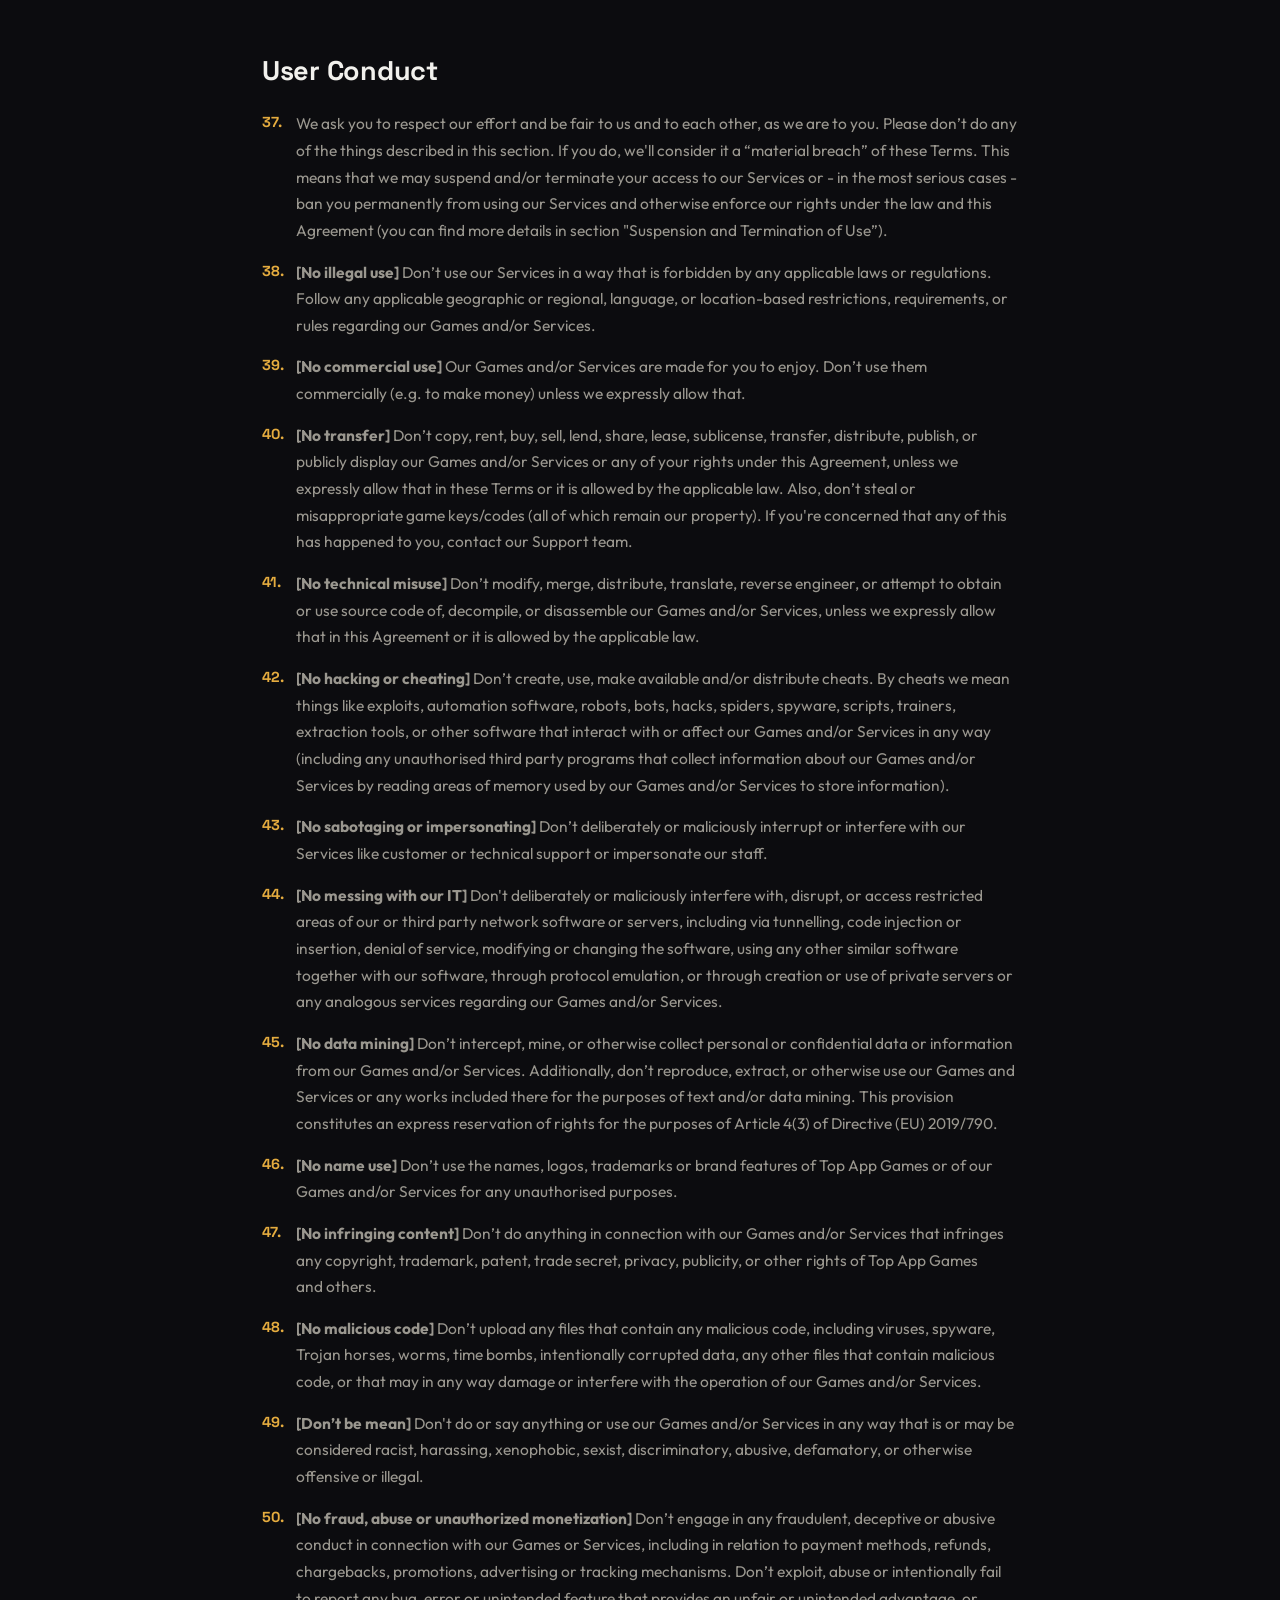
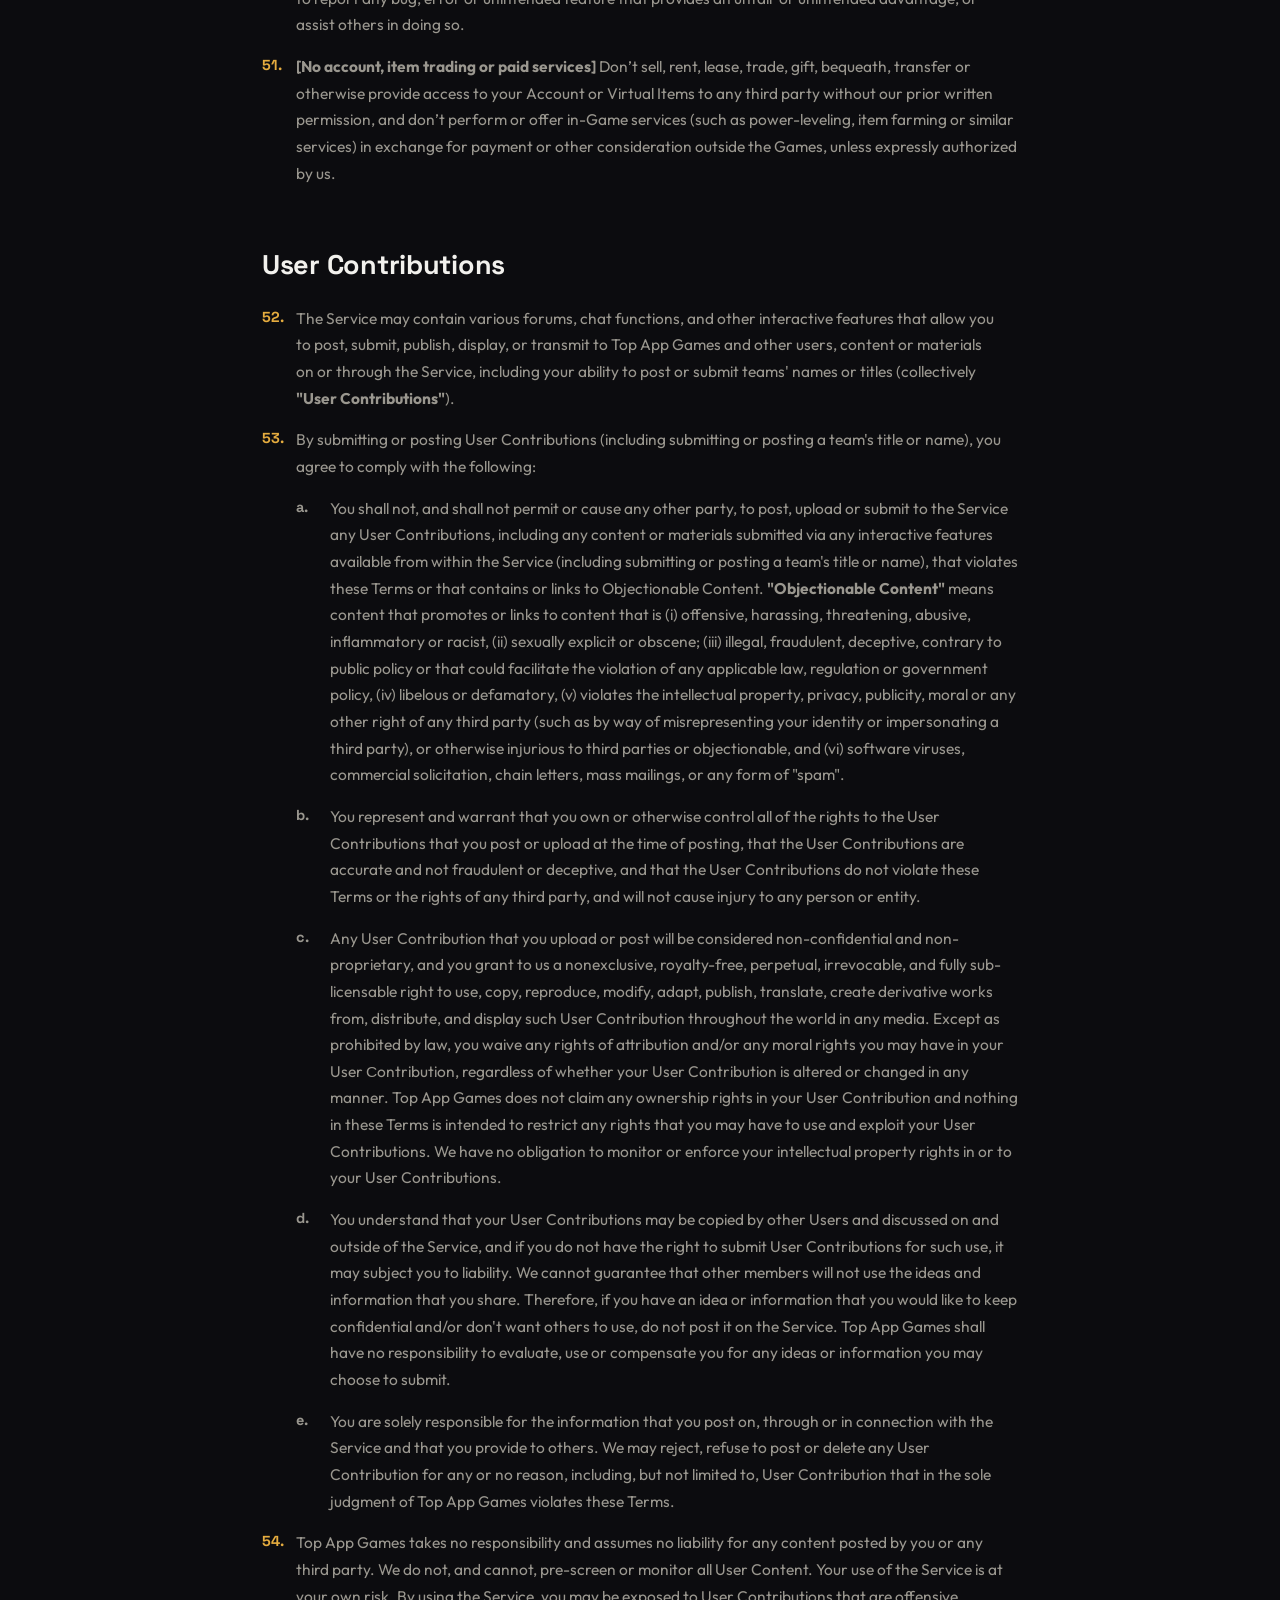
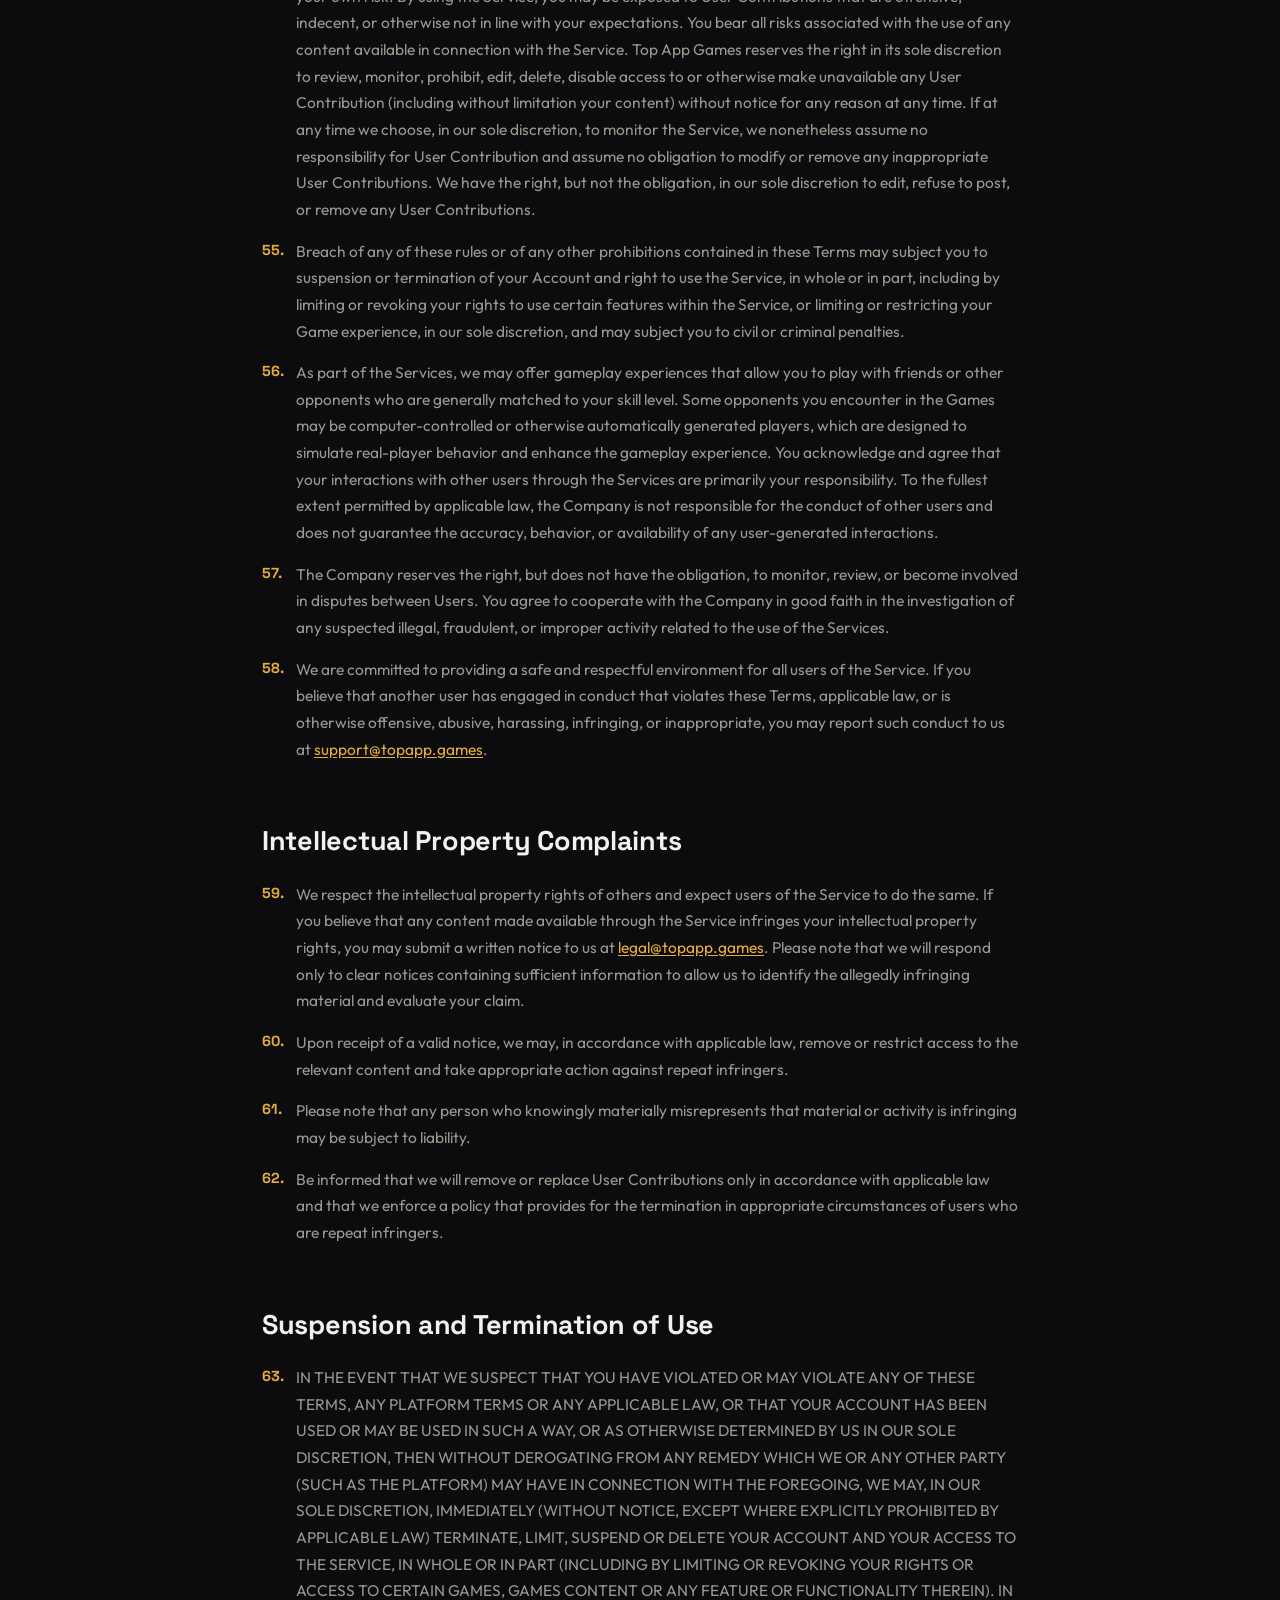
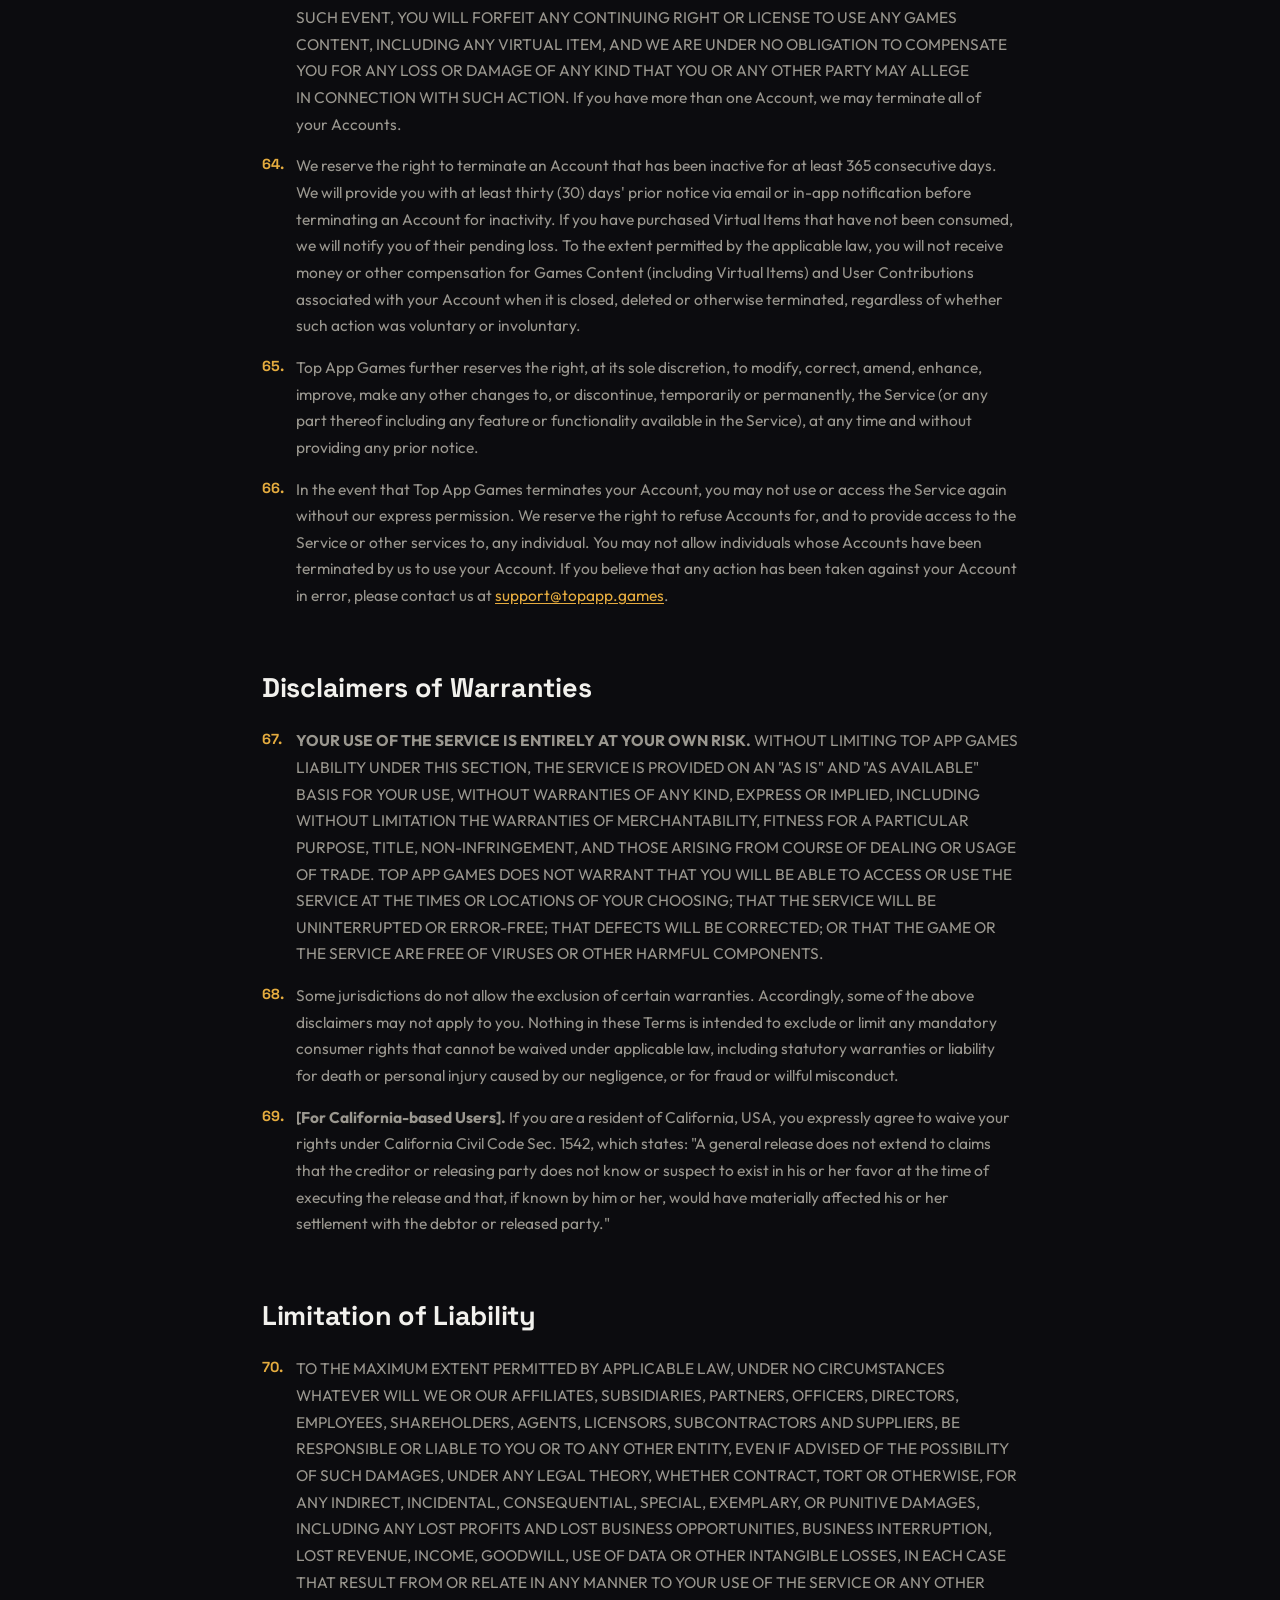
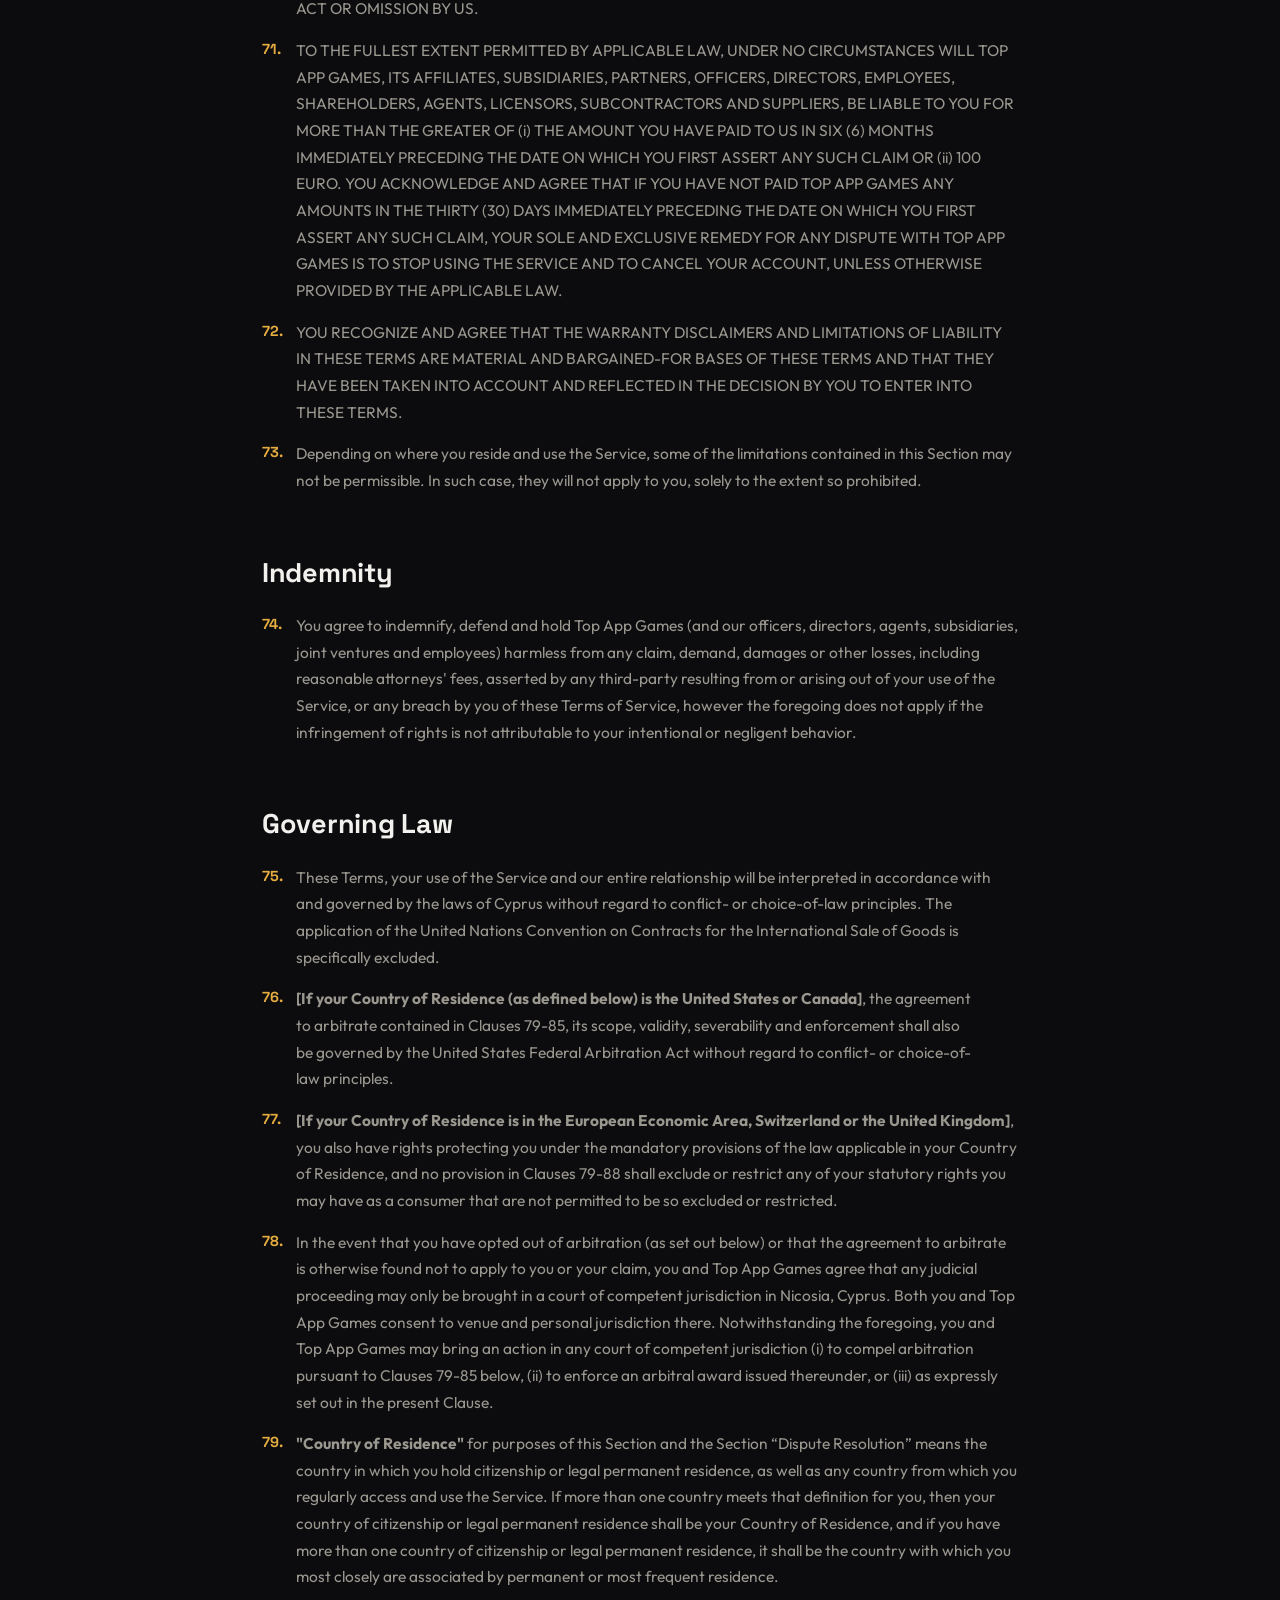
<file: user-agreement.html>
<!DOCTYPE html>
<html lang="en" data-motion="full">
<head>
<meta charset="UTF-8" />
<meta name="viewport" content="width=device-width, initial-scale=1.0" />
<title>Terms of Use - TOP APP GAMES</title>
<meta name="description" content="Terms of Use for TOP APP GAMES services and games." />
<link rel="icon" type="image/png" href="assets/favicon.png" />
<link rel="preconnect" href="https://fonts.googleapis.com" />
<link rel="preconnect" href="https://fonts.gstatic.com" crossorigin />
<link href="https://fonts.googleapis.com/css2?family=Space+Grotesk:wght@400;500;600;700&family=Outfit:wght@300;400;500;600;700&display=swap" rel="stylesheet" />
<link rel="stylesheet" href="site/site.css" />
</head>
<body class="legal-page">

<header class="legal-nav">
  <a class="legal-back" href="index.html"><i>&larr;</i> Back to site</a>
  <a class="legal-logo" href="index.html"><img src="assets/logo.webp" alt="TOP APP GAMES" /></a>
</header>

<main class="legal-wrap">
  <div class="legal-head">
    <div class="sec-num">LEGAL</div>
    <h1>Terms of Use</h1>
    <p class="legal-dates">Last updated: March 16, 2026 &middot; In effect from: March 17, 2026</p>
  </div>
  <div class="legal-body">
<h2>First things first</h2>
<p class="clause"><span class="cl-num">1.</span>These Terms of Use (<b>“Terms”</b> or <b>“Agreement”</b>) available at the <a href="https://www.topapp.games/user-agreement.html" target="_blank" rel="noopener">https://www.topapp.games/user-agreement.html</a> regulate how you can use our games and other Services that we may offer from time to time. These Terms become a legally binding agreement between you and us from the moment you acquire a license or legal access to our Service, in particular when you buy, receive as a gift, download, install, or start using a Service (whichever is sooner). If you do not agree to these Terms, you may not install, connect to, access or use (or continue to use) the Service.</p>
<p class="clause clause-a"><span class="cl-num">a.</span><b>“Services”</b> means our games (<b>"Games"</b>), mobile applications and software made available by Top App Games in connection with the Games (“<b>Apps”</b>), web pages, websites and social media pages made available by us in connection with the Games (<b>“Sites”</b>), our online store (<b>"Web Shop"</b>), and the software, information, graphics, content, online services, programs and offers accessible through the Games, Apps, Sites and Web Shop made available by Top App Games on any electronic devices (web, mobile, tablet and any other device).</p>
<p class="clause clause-a"><span class="cl-num">b.</span>By <b>“us”</b> we mean Top App Games Ltd., a limited liability company with its registered address at Andrea Miaouli, 52, Flat/Office 101, Lakatamia, 2320 Nicosia, Cyprus, its subsidiaries and affiliates. Our contact email is admin@topapp.games. We’ll also refer to ourselves collectively as<b> “we”</b>, <b>“Top App Games”</b> or, well, <b>“ourselves</b>”.</p>
<p class="clause clause-a"><span class="cl-num">c.</span>We may refer to you as “User” as well.</p>
<p class="clause"><span class="cl-num">2.</span>Please review the Terms carefully. <b>They include a provision waiving the right to pursue any class, group or representative claim and requiring you to pursue certain disputes through individual arbitration unless you opt-out within the specified time frame. </b>See Clauses 75-90 for more information.</p>
<p class="clause"><span class="cl-num">3.</span><b>YOU MAY NOT USE SERVICES IF YOU (1) DON’T AGREE TO THIS AGREEMENT, (2) ARE NOT AT LEAST 16 YEARS OF AGE OR OF LEGAL AGE TO FORM A BINDING AGREEMENT OR DON’T HAVE PARENTAL AUTHORIZATION TO USE OUR GAMES AND/OR SERVICES, OR (3) ARE PROHIBITED FROM ACCESSING OR USING OUR SERVICES BY APPLICABLE LAW.</b></p>
<p class="clause"><span class="cl-num">4.</span><b>THE SERVICE IS STRICTLY FOR AMUSEMENT PURPOSES ONLY. THE SERVICE DOES NOT OFFER REAL MONEY GAMBLING OR AN OPPORTUNITY TO WIN REAL MONEY OR PRIZES. NO ACTUAL MONEY OR ANYTHING OF VALUE CAN BE WON PLAYING THE GAMES, AND NO ACTUAL MONEY IS REQUIRED TO PLAY.</b></p>
<p class="clause"><span class="cl-num">5.</span>Your use of the Services may also be subject to additional terms, policies, or guidelines published by Top App Games, including our <a href="https://mergegame.app/en/privacy.html" target="_blank" rel="noopener">Privacy Policy</a>, User Content Rules (Exhibit I to this Terms), and any in-game rules or community standards, which may be incorporated into these Terms by reference. By using the Services, you acknowledge and agree to comply with them.</p>
<h2>Eligibility</h2>
<p class="clause"><span class="cl-num">6.</span>Our Services are available to individuals who are sixteen (16) years of age and over or the age of legal capacity in your jurisdiction (whichever is greater).</p>
<p class="clause"><span class="cl-num">7.</span><b>IF YOU ARE UNDER THE AGE OF LEGAL CAPACITY (A “MINOR”) IN YOUR JURISDICTION OR STATE OF RESIDENCE, BEFORE ACCESSING OR USING THE SERVICE, YOUR PARENT OR LEGAL GUARDIAN MUST READ AND CONSENT TO THESE TERMS. BY PERMITTING A MINOR TO ACCESS OR USE THE SERVICE, A MINOR’S PARENT OR GUARDIAN BECOMES SUBJECT TO THE TERMS AND AGREES TO BE RESPONSIBLE FOR ALL OF THE MINOR’S ACTIVITIES ON THE SERVICE, INCLUDING THE PURCHASE OF ANY VIRTUAL ITEMS (AS DEFINED BELOW).</b></p>
<p class="clause"><span class="cl-num">8.</span>We reserve the right to request proof of age at any stage. We may block or request parental consent if we suspect you are under the applicable age.</p>
<p class="clause"><span class="cl-num">9.</span>By using the Service, you represent that you possess the legal authority to enter into these Terms and to form a binding agreement under any applicable law, to use the Service in accordance with these Terms, and to fully perform your obligations hereunder.</p>
<h2>Your Account</h2>
<p class="clause"><span class="cl-num">10.</span>In order to access or use some of the features of the Service, you may be required to create an account with us (<b>"Account"</b>). In some cases you may be asked to provide your credentials (username, password) or by signing in via a third-party tool (e.g., Facebook) (collectively, the <b>"Login Information"</b>).</p>
<p class="clause"><span class="cl-num">11.</span>By creating or linking an Account you agree to:</p>
<p class="clause clause-a"><span class="cl-num">a.</span>keep your Login Information secure and confidential;</p>
<p class="clause clause-a"><span class="cl-num">b.</span>not share your Login Information with anyone else;</p>
<p class="clause clause-a"><span class="cl-num">c.</span>not create an Account using false information or on behalf of another person, including by misrepresenting your age, and</p>
<p class="clause clause-a"><span class="cl-num">d.</span>not sell, rent, license, transfer, or otherwise make your Account or Login Information available to any third party.</p>
<p class="clause"><span class="cl-num">12.</span>You will be responsible for all uses of your Login Information, including any use of your credit card or other payment instrument, purchases, whether or not authorized by you. In the event you become aware of or reasonably suspect any breach of security, including any loss, theft or unauthorized disclosure of your Login Information or unauthorized access to your Account, or otherwise discover security or vulnerability issues related to the Service you must immediately notify us at <a href="mailto:support@topapp.games">support@topapp.games</a> and modify your Login Information. To the maximum extent permitted by applicable law, we will not be liable to you for any loss or damage you may suffer as a result of unauthorized access to your Account and/or use of your Login Information in connection with our Services.</p>
<p class="clause"><span class="cl-num">13.</span>You must provide accurate and complete information when creating an Account, and to update your information (including any contact information) promptly upon any change.</p>
<p class="clause"><span class="cl-num">14.</span>We reserve the right to remove or reclaim any username at any time and for any reason, including in case of claims by a third party that a username violates any third party's rights or otherwise violate these Terms. We also reserve the right to take other actions in connection with your Account when necessary to investigate or resolve technical issues or other problems related to the Service.</p>
<p class="clause"><span class="cl-num">15.</span>If you wish to remove the Games from your device, you can uninstall them. If you wish to terminate or close your Account, you may do so by contacting us at <a href="mailto:support@topapp.games">support@topapp.games</a> or via “Delete Account” option within the Games’ settings. Your Account will be terminated and removed within a reasonable timeframe following our receipt of your written request, and from the date of termination you will no longer be able to access your Account, including any Virtual Items or other Games Content (both terms as defined below) associated therewith.</p>
<h2>Platform Provider Rules</h2>
<p class="clause"><span class="cl-num">16.</span>In the event that you are using the Service through a third-party website or application, social network, platform or store (e.g. App Store or Google Play) (<b>"Platform"</b>), you must comply with the terms of use or services of such Platform (<b>"Platform Terms"</b>), in addition to these Terms, and the Platform's privacy policy will apply to any of your interactions with the Platform. The Platform Terms are incorporated into these Terms by reference such that a violation by you of the Platform Terms shall be deemed a violation of these Terms. In the event of a conflict between these Terms and the Platform Terms, the Platform Terms shall control solely to the extent the conflict relates to the rights or obligations of the Platform and not of us.</p>
<p class="clause"><span class="cl-num">17.</span><b>[Apple specific clause]</b> If you have downloaded the Service from Apple, Inc. or its affiliates (<b>"Apple"</b>) or if you are using the Service on an iOS device, you acknowledge that you have read, understood and agree to the following notice regarding Apple. These Terms are between you and Top App Games only, not with Apple, and Apple is not responsible for the Service and the content thereof. Apple has no obligation whatsoever to furnish any maintenance and support services with respect to the Service. In the event of any failure of the Service to conform to any applicable warranty, then you may notify Apple and Apple will refund any applicable purchase price for the App to you. To the maximum extent permitted by applicable law, Apple has no other warranty obligation whatsoever with respect to the Service. Apple is not responsible for addressing any claims by you or any third party relating to the Service or your possession or use of the Service, including: (1) product liability claims; (2) any claim that the Service fails to conform to any applicable legal or regulatory requirement; and (3) claims arising under consumer protection or similar legislation. Apple is not responsible for the investigation, defense, settlement and discharge of any third-party claim that the Service infringes that third party's intellectual property rights. You agree to comply with any applicable third-party terms, when using the Service. Apple, and Apple's subsidiaries, are third-party beneficiaries of these Terms, and upon your acceptance of these Terms, Apple will have the right (and will be deemed to have accepted the right) to enforce these Terms against you as a third-party beneficiary. You hereby represent and warrant that (1) you are not located in a country that is subject to a U.S. Government embargo, or that has been designated by the U.S. Government as a "terrorist supporting" country; and (2) you are not listed on any U.S. Government list of prohibited or restricted parties.</p>
<h2>Virtual Items and Purchases</h2>
<p class="clause"><span class="cl-num">18.</span>In the course of using the Service you may win, earn or alternatively purchase, with real-world money, certain virtual currency, items, prizes or other digital features ("Virtual Items") for use within our Services.</p>
<p class="clause"><span class="cl-num">19.</span><b>[Nature of Virtual Items]</b> Virtual Items are digital content that exist solely within our Services and have no monetary or real-world value. You are not obligated, at any time, to purchase any Virtual Items.</p>
<p class="clause"><span class="cl-num">20.</span>You may not purchase or sell Virtual Items outside the Service or attempt to sell in the "real world" anything that appears or originates in the Service at any time. Any such attempted sale shall be null and void and may result in termination of your Account and legal action taken against you. You may trade Virtual Items within a Game, but only where expressly permitted by Game rules and never for any real-money consideration. We retain the right to manage, regulate, control, modify and delete Virtual Items at our sole discretion, and we shall have no liability to you or anyone for the exercise of such rights.</p>
<p class="clause"><span class="cl-num">21.</span>All Virtual Items are licensed, not sold. You understand that you have no right or title in the Virtual Items appearing or originating in any Game, whether "earned" in a Game or "purchased", or in any other attributes associated with an Account or stored on the Service. We grant you a limited license to Virtual Items for your personal use within the Game, as set out in more detail in Clauses 33-35 of these Terms. We may selectively remove or revoke your license to use or associate Virtual Items with your Account without notice at our sole discretion. We reserve the right to add, modify, restrict, or remove Virtual Items at any time, including adjusting their functionality, availability, or price, with or without notice.</p>
<p class="clause"><span class="cl-num">22.</span>From time to time, and only where permitted under applicable Platform Terms, local regulations, and our own policies, we may make certain Virtual Items available for purchase through additional methods, including (i) our Web Shop, and/or (ii) purchase flows made available within the Service using alternative payment providers (<b>“Direct Purchases”</b>). The availability, functionality, and pricing of such purchasing methods may vary by storefront, jurisdiction, device, account configuration, or other factors, and we may introduce, modify, limit, or withdraw any such purchasing methods at any time at our sole discretion. Web Shop or Direct Purchases may redirect you outside the Service and any purchase made through these additional purchasing methods may be subject to additional terms and conditions imposed by the relevant payment provider or service operator.</p>
<p class="clause"><span class="cl-num">23.</span>Virtual Items may only be held by legal residents of jurisdictions where access to and use of the Games are permitted. We reserve the right to refuse your request to purchase or acquire Virtual Items for any reason. When you purchase Virtual Items, they will reside in your Account until discharged through use of the Service, unless removed or revoked by us. Depending on your Platform, any Virtual Item purchased from your Platform will be subject to its terms and conditions and user agreement of such Platform. Usage rights for each purchase may differ from item to item. If you are unsure about usage rights, you should check with your Platform before making a purchase.</p>
<p class="clause"><span class="cl-num">24.</span>When purchasing Virtual Items, you agree to pay the applicable charges for your purchase, including applicable taxes, through the Web Shop or Platform, as applicable. If your transaction with our payment processing partners is not successful then your purchase will not be fulfilled. Upon the completion of a successful payment transaction, your purchase will be fulfilled to you as soon as possible; we will endeavor to fulfill your order immediately at the point of purchase. <b>[For EU-based Users]</b> By purchasing Virtual Items, you request immediate performance of the contract and acknowledge that you lose your right of withdrawal once the digital content is delivered, in accordance with any applicable laws, including Article 16(m) of Directive 2011/83/EU (the EU Consumer Rights Directive).</p>
<p class="clause"><span class="cl-num">25.</span>If you do not connect the Games on a device to your Account (directly or through your social network account), then we will not be able to restore any Virtual Items (whether purchased by, or otherwise credited or awarded to, you) or other data associated with your Game play to a different device (including if you lose that device or it is damaged) nor to the same device if you delete and reinstall the Game. We will not be liable for any loss or deletion of Virtual Items, whether purchased by you or granted by us without making a purchase, or of any data associated with your play of the Games, from a device not connected to an Account.</p>
<h2>Cancellations and Refunds for Purchases</h2>
<p class="clause"><span class="cl-num">26.</span><b>Purchases made through a Platform</b>: Purchases of Virtual Items are final and are not refundable, transferable or exchangeable unless stated otherwise at our discretion. Requests for refunds should be made to the Platform through which they were purchased. Purchases made through a Platform are additionally subject to Platform rules governing refunds and returns.</p>
<p class="clause"><span class="cl-num">27.</span>By purchasing Virtual Items, you acknowledge and agree that (i) the User’s access to the Service may be terminated according to these Terms, and/or (ii) the Service may be discontinued at any time for any reason, and that such events do not give rise to the User’s right to receive a refund of any sums paid for any used or unused Virtual Item.</p>
<h2>IN ADDITION, THE CHARGES AND PURCHASES ARE NOT REFUNDABLE IN THE EVENT THAT THE USER IS DISSATISFIED WITH THE GAME.</h2>
<p class="clause"><span class="cl-num">28.</span>You agree to notify us about any billing problems or discrepancies within 30 days from the date of your purchase. If you do not bring them to our attention within 30 days, you agree that you waive your right to dispute such problems or discrepancies. You are responsible for and agree to reimburse us for all reversals, charge-backs, claims, fees, fines, penalties and any other liability incurred by us (including costs and related expenses) that were caused by or arising out of payments that you authorized or accepted or that were authorized or accepted using your Login Information (even if not authorized by you). You understand that we may suspend or terminate your Account if for any reason a charge that you authorized or that was authorized using your Login Information cannot be processed or is returned or unpaid, and if such an event occurs, you shall immediately remit to us payment for such charge through any payment method. In the event your Login Information has been compromised, please notify us immediately and we will use commercially reasonable efforts to reverse any unauthorized charges. If the compromise results from our negligence or breach of these Terms, then we will reimburse you for any resulting loss, provided that you have timely notified us (as required by this paragraph) of the charge.</p>
<p class="clause"><span class="cl-num">29.</span>In the event of what we determine in our sole discretion to be fraudulent or suspicious purchases, or an excessive number of reversals, charge-backs or disputes, we reserve the right to suspend, limit or terminate your access to any of the Services, in addition to any other rights and remedies we may possess under these Terms.</p>
<p class="clause"><span class="cl-num">30.</span><b>For purchases through our Web Shop or Direct Purchases</b>: Purchases of Virtual Items made through our Web Shop or via Direct Purchases are processed by authorized third-party payment providers acting as the merchant of record. We do not process payments or refunds for such purchases. Cancellations and refunds for Web Shop and Direct Purchases are governed by the refund and cancellation policies of the applicable third-party payment provider, as well as by mandatory applicable laws. Where required by law, such mandatory consumer protection laws shall prevail over any applicable refund policy.</p>
<p class="clause"><span class="cl-num">31.</span><b>[For EU-based Users] </b>Purchases of digital content may be subject to the statutory right of withdrawal. Where the delivery of Virtual Items occurs immediately upon purchase, EU-based users may be required to expressly request immediate performance of the contract and acknowledge that their right of withdrawal is lost once the digital content has been delivered, in accordance with Article 16(m) of Directive 2011/83/EU and applicable national laws.</p>
<p class="clause"><span class="cl-num">32.</span>Except where refunds are required by applicable law or provided for under the refund policy of the applicable third-party payment provider, purchases of Virtual Items made through the Web Shop or Direct Purchases are final and non-refundable. Once a transaction is completed, it cannot be canceled. We encourage customers to review their orders carefully before making a purchase.</p>
<h2>Intellectual Property and Licenses</h2>
<p class="clause"><span class="cl-num">33.</span>Top App Games retains any and all rights in the Service (including Virtual Items and all other applications, software, computer codes, themes, objects, characters, character names, animations, stories, concepts, designs, graphics, content, materials, texts, information, pictures, logos, video, recordings, games and game progress, status and scores, titles, sound, music, audio-visual effects, methods of operations, moral rights, documentations, character profile information and other files, and their selection and arrangement) (collectively, <b>"Games Content"</b>), and all intellectual property rights or other proprietary rights in connection therein; and the foregoing together with any and all upgrades, updates, enhancements, improvements, modifications and derivative works are owned, controlled and licensed by us. The Service and all Games Content are protected by applicable copyright, trade dress, patent, and trademark laws, international conventions, and other laws protecting intellectual property and related proprietary rights. We retain all rights to use and utilize such Games Content in any form, manner or medium (whether now or in the future developed) for any purpose, without any payment or other compensation to you.</p>
<p class="clause"><span class="cl-num">34.</span>Subject to your agreement and compliance with these Terms, Top App Games grants you a personal, non-exclusive, non-transferable, non-sublicensable, non-assignable, revocable, limited scope license to use the Service and Games Content solely as part of the Service, through a supported web browser or mobile device, only for your own, private, non-commercial entertainment purposes and for no other purpose whatever and only pursuant to these Terms, any other rules or terms published by Top App Games from time to time on its website or mobile application and applicable laws. If you violate or if, at any point, you do not agree with any of these Terms, your license to use the Service will be immediately revoked, and you will immediately stop using the Service. If the Service or any part thereof is determined to be illegal under the laws of the country in which you reside, this license shall be treated as null and void, and you must refrain from using the Service.</p>
<p class="clause"><span class="cl-num">35.</span>These Terms convey only a limited revocable right to use the Service in accordance with the Terms. You shall not, nor shall you cause any other party to, modify, decompile, disassemble, reverse engineer, copy, transfer, create derivative works from, rent, sub-license, distribute, reproduce framed, republish, scrape, download, display, transmit, post, lease or sell in any form or by any means, in whole or in part, use for any purpose other than for using the Service pursuant to these Terms or otherwise exploit any of the Games Content without our explicit, prior written permission.</p>
<h2>Your Feedback</h2>
<p class="clause"><span class="cl-num">36.</span>We appreciate community feedback and suggestions. If you want to share your experience, ideas or suggestions with respect to our Service (<b>“Feedback”</b>), please contact us at <a href="mailto:support@topapp.games">support@topapp.games</a>. If you share your Feedback with us, please know that we are free to decide what to do with it. You further acknowledge that notwithstanding anything herein to the contrary, any and all rights, including intellectual property rights in such Feedback, shall belong exclusively to us. You represent that you are free to do so and that you shall not provide us with Feedback that infringes upon third parties' interests, including intellectual property or privacy rights.</p>
<h2>User Conduct</h2>
<p class="clause"><span class="cl-num">37.</span>We ask you to respect our effort and be fair to us and to each other, as we are to you. Please don’t do any of the things described in this section. If you do, we'll consider it a “material breach” of these Terms. This means that we may suspend and/or terminate your access to our Services or - in the most serious cases - ban you permanently from using our Services and otherwise enforce our rights under the law and this Agreement (you can find more details in section "Suspension and Termination of Use”).</p>
<p class="clause"><span class="cl-num">38.</span><b>[No illegal use]</b> Don’t use our Services in a way that is forbidden by any applicable laws or regulations. Follow any applicable geographic or regional, language, or location-based restrictions, requirements, or rules regarding our Games and/or Services.</p>
<p class="clause"><span class="cl-num">39.</span><b>[No commercial use]</b> Our Games and/or Services are made for you to enjoy. Don’t use them commercially (e.g. to make money) unless we expressly allow that.</p>
<p class="clause"><span class="cl-num">40.</span><b>[No transfer]</b> Don’t copy, rent, buy, sell, lend, share, lease, sublicense, transfer, distribute, publish, or publicly display our Games and/or Services or any of your rights under this Agreement, unless we expressly allow that in these Terms or it is allowed by the applicable law. Also, don’t steal or misappropriate game keys/codes (all of which remain our property). If you're concerned that any of this has happened to you, contact our Support team.</p>
<p class="clause"><span class="cl-num">41.</span><b>[No technical misuse]</b> Don’t modify, merge, distribute, translate, reverse engineer, or attempt to obtain or use source code of, decompile, or disassemble our Games and/or Services, unless we expressly allow that in this Agreement or it is allowed by the applicable law.</p>
<p class="clause"><span class="cl-num">42.</span><b>[No hacking or cheating]</b> Don’t create, use, make available and/or distribute cheats. By cheats we mean things like exploits, automation software, robots, bots, hacks, spiders, spyware, scripts, trainers, extraction tools, or other software that interact with or affect our Games and/or Services in any way (including any unauthorised third party programs that collect information about our Games and/or Services by reading areas of memory used by our Games and/or Services to store information).</p>
<p class="clause"><span class="cl-num">43.</span><b>[No sabotaging or impersonating] </b>Don’t deliberately or maliciously interrupt or interfere with our Services like customer or technical support or impersonate our staff.</p>
<p class="clause"><span class="cl-num">44.</span><b>[No messing with our IT]</b> Don't deliberately or maliciously interfere with, disrupt, or access restricted areas of our or third party network software or servers, including via tunnelling, code injection or insertion, denial of service, modifying or changing the software, using any other similar software together with our software, through protocol emulation, or through creation or use of private servers or any analogous services regarding our Games and/or Services.</p>
<p class="clause"><span class="cl-num">45.</span><b>[No data mining]</b> Don’t intercept, mine, or otherwise collect personal or confidential data or information from our Games and/or Services. Additionally, don’t reproduce, extract, or otherwise use our Games and Services or any works included there for the purposes of text and/or data mining. This provision constitutes an express reservation of rights for the purposes of Article 4(3) of Directive (EU) 2019/790.</p>
<p class="clause"><span class="cl-num">46.</span><b>[No name use]</b> Don’t use the names, logos, trademarks or brand features of Top App Games or of our Games and/or Services for any unauthorised purposes.</p>
<p class="clause"><span class="cl-num">47.</span><b>[No infringing content]</b> Don’t do anything in connection with our Games and/or Services that infringes any copyright, trademark, patent, trade secret, privacy, publicity, or other rights of Top App Games and others.</p>
<p class="clause"><span class="cl-num">48.</span><b>[No malicious code]</b> Don’t upload any files that contain any malicious code, including viruses, spyware, Trojan horses, worms, time bombs, intentionally corrupted data, any other files that contain malicious code, or that may in any way damage or interfere with the operation of our Games and/or Services.</p>
<p class="clause"><span class="cl-num">49.</span><b>[Don’t be mean]</b> Don't do or say anything or use our Games and/or Services in any way that is or may be considered racist, harassing, xenophobic, sexist, discriminatory, abusive, defamatory, or otherwise offensive or illegal.</p>
<p class="clause"><span class="cl-num">50.</span><b>[No fraud, abuse or unauthorized monetization] </b>Don’t engage in any fraudulent, deceptive or abusive conduct in connection with our Games or Services, including in relation to payment methods, refunds, chargebacks, promotions, advertising or tracking mechanisms. Don’t exploit, abuse or intentionally fail to report any bug, error or unintended feature that provides an unfair or unintended advantage, or assist others in doing so.</p>
<p class="clause"><span class="cl-num">51.</span><b>[No account, item trading or paid services] </b>Don’t sell, rent, lease, trade, gift, bequeath, transfer or otherwise provide access to your Account or Virtual Items to any third party without our prior written permission, and don’t perform or offer in-Game services (such as power-leveling, item farming or similar services) in exchange for payment or other consideration outside the Games, unless expressly authorized by us.</p>
<h2>User Contributions</h2>
<p class="clause"><span class="cl-num">52.</span>The Service may contain various forums, chat functions, and other interactive features that allow you to post, submit, publish, display, or transmit to Top App Games and other users, content or materials on or through the Service, including your ability to post or submit teams' names or titles (collectively <b>"User Contributions"</b>).</p>
<p class="clause"><span class="cl-num">53.</span>By submitting or posting User Contributions (including submitting or posting a team's title or name), you agree to comply with the following:</p>
<p class="clause clause-a"><span class="cl-num">a.</span>You shall not, and shall not permit or cause any other party, to post, upload or submit to the Service any User Contributions, including any content or materials submitted via any interactive features available from within the Service (including submitting or posting a team's title or name), that violates these Terms or that contains or links to Objectionable Content. <b>"Objectionable Content"</b> means content that promotes or links to content that is (i) offensive, harassing, threatening, abusive, inflammatory or racist, (ii) sexually explicit or obscene; (iii) illegal, fraudulent, deceptive, contrary to public policy or that could facilitate the violation of any applicable law, regulation or government policy, (iv) libelous or defamatory, (v) violates the intellectual property, privacy, publicity, moral or any other right of any third party (such as by way of misrepresenting your identity or impersonating a third party), or otherwise injurious to third parties or objectionable, and (vi) software viruses, commercial solicitation, chain letters, mass mailings, or any form of "spam".</p>
<p class="clause clause-a"><span class="cl-num">b.</span>You represent and warrant that you own or otherwise control all of the rights to the User Contributions that you post or upload at the time of posting, that the User Contributions are accurate and not fraudulent or deceptive, and that the User Contributions do not violate these Terms or the rights of any third party, and will not cause injury to any person or entity.</p>
<p class="clause clause-a"><span class="cl-num">c.</span>Any User Contribution that you upload or post will be considered non-confidential and non-proprietary, and you grant to us a nonexclusive, royalty-free, perpetual, irrevocable, and fully sub-licensable right to use, copy, reproduce, modify, adapt, publish, translate, create derivative works from, distribute, and display such User Contribution throughout the world in any media. Except as prohibited by law, you waive any rights of attribution and/or any moral rights you may have in your User Сontribution, regardless of whether your User Contribution is altered or changed in any manner. Top App Games does not claim any ownership rights in your User Contribution and nothing in these Terms is intended to restrict any rights that you may have to use and exploit your User Contributions. We have no obligation to monitor or enforce your intellectual property rights in or to your User Contributions.</p>
<p class="clause clause-a"><span class="cl-num">d.</span>You understand that your User Contributions may be copied by other Users and discussed on and outside of the Service, and if you do not have the right to submit User Contributions for such use, it may subject you to liability. We cannot guarantee that other members will not use the ideas and information that you share. Therefore, if you have an idea or information that you would like to keep confidential and/or don't want others to use, do not post it on the Service. Top App Games shall have no responsibility to evaluate, use or compensate you for any ideas or information you may choose to submit.</p>
<p class="clause clause-a"><span class="cl-num">e.</span>You are solely responsible for the information that you post on, through or in connection with the Service and that you provide to others. We may reject, refuse to post or delete any User Contribution for any or no reason, including, but not limited to, User Contribution that in the sole judgment of Top App Games violates these Terms.</p>
<p class="clause"><span class="cl-num">54.</span>Top App Games takes no responsibility and assumes no liability for any content posted by you or any third party. We do not, and cannot, pre-screen or monitor all User Content. Your use of the Service is at your own risk. By using the Service, you may be exposed to User Contributions that are offensive, indecent, or otherwise not in line with your expectations. You bear all risks associated with the use of any content available in connection with the Service. Top App Games reserves the right in its sole discretion to review, monitor, prohibit, edit, delete, disable access to or otherwise make unavailable any User Contribution (including without limitation your content) without notice for any reason at any time. If at any time we choose, in our sole discretion, to monitor the Service, we nonetheless assume no responsibility for User Contribution and assume no obligation to modify or remove any inappropriate User Contributions. We have the right, but not the obligation, in our sole discretion to edit, refuse to post, or remove any User Contributions.</p>
<p class="clause"><span class="cl-num">55.</span>Breach of any of these rules or of any other prohibitions contained in these Terms may subject you to suspension or termination of your Account and right to use the Service, in whole or in part, including by limiting or revoking your rights to use certain features within the Service, or limiting or restricting your Game experience, in our sole discretion, and may subject you to civil or criminal penalties.</p>
<p class="clause"><span class="cl-num">56.</span>As part of the Services, we may offer gameplay experiences that allow you to play with friends or other opponents who are generally matched to your skill level. Some opponents you encounter in the Games may be computer-controlled or otherwise automatically generated players, which are designed to simulate real-player behavior and enhance the gameplay experience. You acknowledge and agree that your interactions with other users through the Services are primarily your responsibility. To the fullest extent permitted by applicable law, the Company is not responsible for the conduct of other users and does not guarantee the accuracy, behavior, or availability of any user-generated interactions.</p>
<p class="clause"><span class="cl-num">57.</span>The Company reserves the right, but does not have the obligation, to monitor, review, or become involved in disputes between Users. You agree to cooperate with the Company in good faith in the investigation of any suspected illegal, fraudulent, or improper activity related to the use of the Services.</p>
<p class="clause"><span class="cl-num">58.</span>We are committed to providing a safe and respectful environment for all users of the Service. If you believe that another user has engaged in conduct that violates these Terms, applicable law, or is otherwise offensive, abusive, harassing, infringing, or inappropriate, you may report such conduct to us at <a href="mailto:support@topapp.games">support@topapp.games</a>.</p>
<h2>Intellectual Property Complaints</h2>
<p class="clause"><span class="cl-num">59.</span>We respect the intellectual property rights of others and expect users of the Service to do the same. If you believe that any content made available through the Service infringes your intellectual property rights, you may submit a written notice to us at <a href="mailto:legal@topapp.games">legal@topapp.games</a>. Please note that we will respond only to clear notices containing sufficient information to allow us to identify the allegedly infringing material and evaluate your claim.</p>
<p class="clause"><span class="cl-num">60.</span>Upon receipt of a valid notice, we may, in accordance with applicable law, remove or restrict access to the relevant content and take appropriate action against repeat infringers.</p>
<p class="clause"><span class="cl-num">61.</span>Please note that any person who knowingly materially misrepresents that material or activity is infringing may be subject to liability.</p>
<p class="clause"><span class="cl-num">62.</span>Be informed that we will remove or replace User Contributions only in accordance with applicable law and that we enforce a policy that provides for the termination in appropriate circumstances of users who are repeat infringers.</p>
<h2>Suspension and Termination of Use</h2>
<p class="clause"><span class="cl-num">63.</span>IN THE EVENT THAT WE SUSPECT THAT YOU HAVE VIOLATED OR MAY VIOLATE ANY OF THESE TERMS, ANY PLATFORM TERMS OR ANY APPLICABLE LAW, OR THAT YOUR ACCOUNT HAS BEEN USED OR MAY BE USED IN SUCH A WAY, OR AS OTHERWISE DETERMINED BY US IN OUR SOLE DISCRETION, THEN WITHOUT DEROGATING FROM ANY REMEDY WHICH WE OR ANY OTHER PARTY (SUCH AS THE PLATFORM) MAY HAVE IN CONNECTION WITH THE FOREGOING, WE MAY, IN OUR SOLE DISCRETION, IMMEDIATELY (WITHOUT NOTICE, EXCEPT WHERE EXPLICITLY PROHIBITED BY APPLICABLE LAW) TERMINATE, LIMIT, SUSPEND OR DELETE YOUR ACCOUNT AND YOUR ACCESS TO THE SERVICE, IN WHOLE OR IN PART (INCLUDING BY LIMITING OR REVOKING YOUR RIGHTS OR ACCESS TO CERTAIN GAMES, GAMES CONTENT OR ANY FEATURE OR FUNCTIONALITY THEREIN). IN SUCH EVENT, YOU WILL FORFEIT ANY CONTINUING RIGHT OR LICENSE TO USE ANY GAMES CONTENT, INCLUDING ANY VIRTUAL ITEM, AND WE ARE UNDER NO OBLIGATION TO COMPENSATE YOU FOR ANY LOSS OR DAMAGE OF ANY KIND THAT YOU OR ANY OTHER PARTY MAY ALLEGE IN CONNECTION WITH SUCH ACTION. If you have more than one Account, we may terminate all of your Accounts.</p>
<p class="clause"><span class="cl-num">64.</span>We reserve the right to terminate an Account that has been inactive for at least 365 consecutive days. We will provide you with at least thirty (30) days' prior notice via email or in-app notification before terminating an Account for inactivity. If you have purchased Virtual Items that have not been consumed, we will notify you of their pending loss. To the extent permitted by the applicable law, you will not receive money or other compensation for Games Content (including Virtual Items) and User Contributions associated with your Account when it is closed, deleted or otherwise terminated, regardless of whether such action was voluntary or involuntary.</p>
<p class="clause"><span class="cl-num">65.</span>Top App Games further reserves the right, at its sole discretion, to modify, correct, amend, enhance, improve, make any other changes to, or discontinue, temporarily or permanently, the Service (or any part thereof including any feature or functionality available in the Service), at any time and without providing any prior notice.</p>
<p class="clause"><span class="cl-num">66.</span>In the event that Top App Games terminates your Account, you may not use or access the Service again without our express permission. We reserve the right to refuse Accounts for, and to provide access to the Service or other services to, any individual. You may not allow individuals whose Accounts have been terminated by us to use your Account. If you believe that any action has been taken against your Account in error, please contact us at <a href="mailto:support@topapp.games">support@topapp.games</a>.</p>
<h2>Disclaimers of Warranties</h2>
<p class="clause"><span class="cl-num">67.</span><b>YOUR USE OF THE SERVICE IS ENTIRELY AT YOUR OWN RISK. </b>WITHOUT LIMITING TOP APP GAMES LIABILITY UNDER THIS SECTION, THE SERVICE IS PROVIDED ON AN "AS IS" AND "AS AVAILABLE" BASIS FOR YOUR USE, WITHOUT WARRANTIES OF ANY KIND, EXPRESS OR IMPLIED, INCLUDING WITHOUT LIMITATION THE WARRANTIES OF MERCHANTABILITY, FITNESS FOR A PARTICULAR PURPOSE, TITLE, NON-INFRINGEMENT, AND THOSE ARISING FROM COURSE OF DEALING OR USAGE OF TRADE. TOP APP GAMES DOES NOT WARRANT THAT YOU WILL BE ABLE TO ACCESS OR USE THE SERVICE AT THE TIMES OR LOCATIONS OF YOUR CHOOSING; THAT THE SERVICE WILL BE UNINTERRUPTED OR ERROR-FREE; THAT DEFECTS WILL BE CORRECTED; OR THAT THE GAME OR THE SERVICE ARE FREE OF VIRUSES OR OTHER HARMFUL COMPONENTS.</p>
<p class="clause"><span class="cl-num">68.</span>Some jurisdictions do not allow the exclusion of certain warranties. Accordingly, some of the above disclaimers may not apply to you. Nothing in these Terms is intended to exclude or limit any mandatory consumer rights that cannot be waived under applicable law, including statutory warranties or liability for death or personal injury caused by our negligence, or for fraud or willful misconduct.</p>
<p class="clause"><span class="cl-num">69.</span><b>[For California-based Users]. </b>If you are a resident of California, USA, you expressly agree to waive your rights under California Civil Code Sec. 1542, which states: "A general release does not extend to claims that the creditor or releasing party does not know or suspect to exist in his or her favor at the time of executing the release and that, if known by him or her, would have materially affected his or her settlement with the debtor or released party."</p>
<h2>Limitation of Liability</h2>
<p class="clause"><span class="cl-num">70.</span>TO THE MAXIMUM EXTENT PERMITTED BY APPLICABLE LAW, UNDER NO CIRCUMSTANCES WHATEVER WILL WE OR OUR AFFILIATES, SUBSIDIARIES, PARTNERS, OFFICERS, DIRECTORS, EMPLOYEES, SHAREHOLDERS, AGENTS, LICENSORS, SUBCONTRACTORS AND SUPPLIERS, BE RESPONSIBLE OR LIABLE TO YOU OR TO ANY OTHER ENTITY, EVEN IF ADVISED OF THE POSSIBILITY OF SUCH DAMAGES, UNDER ANY LEGAL THEORY, WHETHER CONTRACT, TORT OR OTHERWISE, FOR ANY INDIRECT, INCIDENTAL, CONSEQUENTIAL, SPECIAL, EXEMPLARY, OR PUNITIVE DAMAGES, INCLUDING ANY LOST PROFITS AND LOST BUSINESS OPPORTUNITIES, BUSINESS INTERRUPTION, LOST REVENUE, INCOME, GOODWILL, USE OF DATA OR OTHER INTANGIBLE LOSSES, IN EACH CASE THAT RESULT FROM OR RELATE IN ANY MANNER TO YOUR USE OF THE SERVICE OR ANY OTHER ACT OR OMISSION BY US.</p>
<p class="clause"><span class="cl-num">71.</span>TO THE FULLEST EXTENT PERMITTED BY APPLICABLE LAW, UNDER NO CIRCUMSTANCES WILL TOP APP GAMES, ITS AFFILIATES, SUBSIDIARIES, PARTNERS, OFFICERS, DIRECTORS, EMPLOYEES, SHAREHOLDERS, AGENTS, LICENSORS, SUBCONTRACTORS AND SUPPLIERS, BE LIABLE TO YOU FOR MORE THAN THE GREATER OF (i) THE AMOUNT YOU HAVE PAID TO US IN SIX (6) MONTHS IMMEDIATELY PRECEDING THE DATE ON WHICH YOU FIRST ASSERT ANY SUCH CLAIM OR (ii) 100 EURO. YOU ACKNOWLEDGE AND AGREE THAT IF YOU HAVE NOT PAID TOP APP GAMES ANY AMOUNTS IN THE THIRTY (30) DAYS IMMEDIATELY PRECEDING THE DATE ON WHICH YOU FIRST ASSERT ANY SUCH CLAIM, YOUR SOLE AND EXCLUSIVE REMEDY FOR ANY DISPUTE WITH TOP APP GAMES IS TO STOP USING THE SERVICE AND TO CANCEL YOUR ACCOUNT, UNLESS OTHERWISE PROVIDED BY THE APPLICABLE LAW.</p>
<p class="clause"><span class="cl-num">72.</span>YOU RECOGNIZE AND AGREE THAT THE WARRANTY DISCLAIMERS AND LIMITATIONS OF LIABILITY IN THESE TERMS ARE MATERIAL AND BARGAINED-FOR BASES OF THESE TERMS AND THAT THEY HAVE BEEN TAKEN INTO ACCOUNT AND REFLECTED IN THE DECISION BY YOU TO ENTER INTO THESE TERMS.</p>
<p class="clause"><span class="cl-num">73.</span>Depending on where you reside and use the Service, some of the limitations contained in this Section may not be permissible. In such case, they will not apply to you, solely to the extent so prohibited.</p>
<h2>Indemnity</h2>
<p class="clause"><span class="cl-num">74.</span>You agree to indemnify, defend and hold Top App Games (and our officers, directors, agents, subsidiaries, joint ventures and employees) harmless from any claim, demand, damages or other losses, including reasonable attorneys' fees, asserted by any third-party resulting from or arising out of your use of the Service, or any breach by you of these Terms of Service, however the foregoing does not apply if the infringement of rights is not attributable to your intentional or negligent behavior.</p>
<h2>Governing Law</h2>
<p class="clause"><span class="cl-num">75.</span>These Terms, your use of the Service and our entire relationship will be interpreted in accordance with and governed by the laws of Cyprus without regard to conflict- or choice-of-law principles. The application of the United Nations Convention on Contracts for the International Sale of Goods is specifically excluded.</p>
<p class="clause"><span class="cl-num">76.</span><b>[If your Country of Residence (as defined below) is the United States or Canada]</b>, the agreement to arbitrate contained in Clauses 79-85, its scope, validity, severability and enforcement shall also be governed by the United States Federal Arbitration Act without regard to conflict- or choice-of-law principles.</p>
<p class="clause"><span class="cl-num">77.</span><b>[If your Country of Residence is in the European Economic Area, Switzerland or the United Kingdom]</b>, you also have rights protecting you under the mandatory provisions of the law applicable in your Country of Residence, and no provision in Clauses 79-88 shall exclude or restrict any of your statutory rights you may have as a consumer that are not permitted to be so excluded or restricted.</p>
<p class="clause"><span class="cl-num">78.</span>In the event that you have opted out of arbitration (as set out below) or that the agreement to arbitrate is otherwise found not to apply to you or your claim, you and Top App Games agree that any judicial proceeding may only be brought in a court of competent jurisdiction in Nicosia, Cyprus. Both you and Top App Games consent to venue and personal jurisdiction there. Notwithstanding the foregoing, you and Top App Games may bring an action in any court of competent jurisdiction (i) to compel arbitration pursuant to Clauses 79-85 below, (ii) to enforce an arbitral award issued thereunder, or (iii) as expressly set out in the present Clause.</p>
<p class="clause"><span class="cl-num">79.</span><b>"Country of Residence"</b> for purposes of this Section and the Section “Dispute Resolution” means the country in which you hold citizenship or legal permanent residence, as well as any country from which you regularly access and use the Service. If more than one country meets that definition for you, then your country of citizenship or legal permanent residence shall be your Country of Residence, and if you have more than one country of citizenship or legal permanent residence, it shall be the country with which you most closely are associated by permanent or most frequent residence.</p>
<h2>Dispute Resolution</h2>
<h2>PLEASE READ THIS SECTION CAREFULLY</h2>
<p class="clause"><span class="cl-num">80.</span>Clauses from this Section affect your legal rights and, for certain users, requires the resolution of disputes through individual arbitration rather than in court.</p>
<p class="legal-note"><b>Clauses 79-85 apply to you if your Country of Residence is the United States or Canada. They do not apply to you if you are a resident of any other country.</b></p>
<p class="clause"><span class="cl-num">81.</span><b>Informal Resolution of Disputes.</b> If you have an issue that our customer support can't resolve, you and Top App Games agree to try to informally resolve any dispute directly with each other for at least thirty (30) days before starting an arbitration. The informal dispute resolution process starts when you give us a written notice of the dispute through <a href="mailto:legal@topapp.games">legal@topapp.games</a> (<b>“Dispute Notice”</b>). In your Dispute Notice you agree to include your name, any relevant Account data you use, mailing address, how best to contact you, what the problem is, and how you would like us to resolve the problem. If Top App Games has a dispute with you, we will send its Notice of Dispute to any email address you have associated with your Account. All applicable statutes of limitations will be considered tolled beginning on the day a Dispute Notice is received as described herein. Except in the case of a Mass Arbitration (see below), this tolling shall end either on the date an arbitration is filed or thirty (30) days after submission of the Dispute Notice, whichever is earlier. If your problem can’t be resolved by this informal dispute resolution process, you or Top App Games may initiate an arbitration in accordance with these Terms, as described below. In the case that we cannot identify an email address or billing address associated with your Account, this Section shall not apply to Top App Games, and it may immediately initiate an arbitration, as follows.</p>
<p class="clause"><span class="cl-num">82.</span><b>Agreement to Arbitrate (U.S. and Canada Users Only).</b> If your Country of Residence is the United States or Canada, you and Top App Games agree that, to the maximum extent permitted by applicable law, any Dispute shall be resolved exclusively through final and binding arbitration on an individual basis (meaning the Dispute is solely between you and Top App Games), rather than in court. This agreement to arbitrate applies to all Disputes, whether arising before or after your acceptance of these Terms, including Disputes relating to the enforceability, validity, scope or interpretation of this arbitration agreement.</p>
<p class="clause"><span class="cl-num">83.</span><b>Arbitration Procedures (U.S. and Canada).</b> Arbitration shall be administered by JAMS in accordance with its Streamlined Arbitration Rules and Procedures in effect at the time the arbitration is initiated. Arbitration shall be conducted by a single neutral arbitrator. The arbitration may be conducted remotely (by video or telephone), unless otherwise required by the arbitrator. The arbitrator may award any relief that would be available in an individual action in court, to the extent permitted by applicable law. JAMS rules shall govern the allocation of arbitration fees and costs.</p>
<p class="clause"><span class="cl-num">84.</span><b>Exceptions to Agreement to arbitrate. </b>You and Top App Games agree that the informal dispute resolution process in Clause 79 and arbitration agreement in 80 will not apply to the following disputes:</p>
<p class="clause clause-a"><span class="cl-num">a.</span>claims about Top App Games’ intellectual property, such as claims to enforce, protect, or concerning the validity of Top App Games’ copyrights, trademarks, trade dress, domain names, patents, trade secrets, or other intellectual property rights;</p>
<p class="clause clause-a"><span class="cl-num">b.</span>claims related to piracy or tortious interference;</p>
<p class="clause clause-a"><span class="cl-num">c.</span>claims that are not subject to an arbitration agreement as a matter of law and are not preempted by federal law that would allow for an agreement to arbitration;</p>
<p class="clause clause-a"><span class="cl-num">d.</span>claims in small claims court.</p>
<p>Any dispute not subject to arbitration under these exceptions shall be resolved by a court of competent jurisdiction as described in Clause 76.</p>
<p class="clause"><span class="cl-num">85.</span><b>Class Action and Representative Action Waiver. TO THE MAXIMUM EXTENT PERMITTED BY APPLICABLE LAW, YOU AND TOP APP GAMES AGREE THAT:</b> (i) disputes shall be brought only in an individual capacity; (ii) neither party may bring or participate in any class, collective, representative, private attorney general, or mass action or arbitration; (iii) no Dispute may be consolidated with another proceeding without the express consent of all parties and (iv) the arbitrator’s decision or award in your case will not apply to anyone else and cannot be used to decide other people’s disputes. If this waiver is found unenforceable with respect to a particular Dispute, then the agreement to arbitrate shall not apply to that Dispute, and it shall instead be resolved in accordance with the Governing Law and jurisdiction provisions of these Terms.</p>
<p class="clause"><span class="cl-num">86.</span><b>Mass Arbitration.</b> If 25 or more similar arbitration demands are submitted against Top App Games by or with the assistance of the same law firm or coordinated group of law firms, organizations, or with representation that is consistent or coordinated across the cases, the parties agree that JAMS may apply batching or coordination procedures designed to promote efficiency and fairness, to the extent permitted under JAMS rules and applicable law. Nothing in this Section limits either party’s right to assert individual claims.</p>
<p class="clause"><span class="cl-num">87.</span><b>Opt-Out of Arbitration (U.S. and Canada). </b>You may opt out of this agreement to arbitrate by sending a written notice within 30 days of first accepting these Terms.Your opt-out notice must include: (i) your full name; (ii) the email address associated with your Account; and (iii) a clear statement that you wish to opt out of arbitration. Opt-out notices must be sent to <a href="mailto:legal@topapp.games">legal@topapp.games</a> with the subject line “ARBITRATION AND CLASS ACTION WAIVER OPT-OUT”. Opting out of arbitration will not affect your ability to use the Service, but disputes will then be resolved exclusively in court as set out in the “Governing Law” Section.</p>
<p class="clause"><span class="cl-num">88.</span><b>Alternative and Online Dispute Resolution.</b> If you are a consumer based in the EU or EEA, you may make use of the <a href="https://consumer-redress.ec.europa.eu/index_en" target="_blank" rel="noopener">Online Dispute Resolution platform</a>  offered by the European Commission as an out-of-court alternative to resolve disputes. You may also recourse to alternative dispute resolution and refer a dispute to the consumer disputes board or other corresponding out-of-court institution in your domicile.</p>
<p class="clause"><span class="cl-num">89.</span><b>Users in the EEA, United Kingdom and Switzerland.</b> If your Country of Residence is in the European Economic Area, the United Kingdom or Switzerland, nothing in this Section limits your right to bring claims before the courts of your Country of Residence, or to rely on any mandatory consumer protections available under applicable law. The arbitration provisions of this Section apply to you only to the extent permitted by applicable law.</p>
<p class="clause"><span class="cl-num">90.</span><b>Injunctive Relief and Intellectual Property.</b> Nothing in this Section prevents either party from seeking temporary or injunctive relief in a court of competent jurisdiction where necessary to prevent irreparable harm, including in relation to intellectual property rights, security breaches or unauthorized use of the Service.</p>
<h2>Changes to the Agreement</h2>
<p class="clause"><span class="cl-num">91.</span>We reserve the right, at our sole discretion, to revise or modify these Terms at any time, and you agree to be bound by such revisions or modifications. Users are responsible for viewing these Terms periodically. We will note the date last revised at the top of the Terms and will provide notice of material changes that affect your rights or obligations through in-app communications or via email if you have provided an email address to us as part of your Account information. Your continued use of the Service after a change or modification of these Terms has been made will constitute your acceptance of the revised Terms.</p>
<h2>General Provisions</h2>
<p class="clause"><span class="cl-num">92.</span><b>Parties' Intent. </b>If any provision hereof is adjudged by any arbitrator or court of competent jurisdiction to be unenforceable, that provision shall be limited or eliminated to the minimum extent necessary so that these Terms shall otherwise remain in full force and effect while most nearly adhering to the intent expressed herein.</p>
<p class="clause"><span class="cl-num">93.</span><b>Rules of Construction.</b> These Terms shall be construed as follows: (i) "includes", "including" and cognates thereof shall be understood to mean "includes without limitation" or "including without limitation"; (ii) unless the context demands otherwise, the word "or" shall have the inclusive meaning identified with the phrase "and/or"; (iii) Section, Clauses and other headings contained in these Terms are for reference purposes only and shall not affect in any way the meaning or interpretation of these Terms; and (iv) any reference made in these Terms to a statute or statutory provision shall include any amendments or successors thereto as in effect at the time the particular provision of the Terms is to be given effect, along with any then-applicable rules or regulations promulgated thereunder.</p>
<p class="clause"><span class="cl-num">94.</span><b>Force Majeure.</b> Top App Games will not be liable or responsible for any failure to perform, or delay in performance of, any of our obligations under these Terms that are caused by events outside of our reasonable control.</p>
<p class="clause"><span class="cl-num">95.</span><b>Waiver.</b> Any failure to enforce any rights granted hereunder or to take action in the event of any breach of these Terms shall not be deemed a waiver by the non-breaching party as to subsequent enforcement of rights or subsequent actions in the event of future breaches. All waivers must be in writing, and any waiver or failure to enforce any provision of these Terms on one occasion will not be deemed a waiver of any other provision or of such provision on any other occasion.</p>
<p class="clause"><span class="cl-num">96.</span><b>Entire Agreement; Assignment; Novation.</b> These Terms are the entire agreement between you and Top App Games regarding the subject matter herein. You agree that we may assign or novate these Terms, in whole or in part, in our sole discretion and that you are not entitled to assign or otherwise transfer these Terms, or any of your rights or obligations thereunder, to any third party without the prior written consent of Top App Games. Any unauthorized assignment will be void and of no force or effect.</p>
<p class="clause"><span class="cl-num">97.</span><b>Language. </b>The original version of these Terms is in English. In the event of any conflict between the English version and any translated version, the English version shall prevail.</p>
<p class="clause"><span class="cl-num">98.</span><b>Information, Support or Questions.</b> For information, support or questions, please contact us at <a href="mailto:support@topapp.games">support@topapp.games</a>.</p>
<h2>Previous versions of the page</h2>
<ul class="sub-list">
  <li>[https://mergegame.app/en/eula_old.html]</li>
</ul>
<p class="exhibit-label">Exhibit I</p>
<h2>User Content Rules</h2>
<p>These Rules apply to all Services made available by Top App Games.</p>
<p>Our goal is to keep our Games safe, fair, and enjoyable for everyone. To do that, we take harmful, illegal, or abusive content seriously and expect all Users to follow these Rules when interacting with others or sharing content through the Service.</p>
<p>By using the Service, you agree to comply with these Rules.</p>
<h2>What Is User Content</h2>
<p>“User Content” means any content or material that Users create, upload, share, transmit, or otherwise make available through the Service. This may include, for example:</p>
<ul class="sub-list">
  <li>chat messages and in-game communications;</li>
  <li>Usernames, nicknames, team or clan names;</li>
  <li>profile information or images (where available);</li>
  <li>any other content shared with or visible to other Users.</li>
</ul>
<h2>General Principles</h2>
<p>When using the Service, please:</p>
<ul class="sub-list">
  <li>be respectful toward other Users;follow applicable laws and regulations;avoid content or behavior that may harm, intimidate, or exploit others;</li>
  <li>use the Service in a way consistent with its intended purpose.</li>
</ul>
<p>You are solely responsible for the User Content you share through the Service.</p>
<h2>Prohibited Content and Conduct</h2>
<p>The following types of content and behavior are not allowed in the Service. This list is not exhaustive.</p>
<h3>Harassment, Hate, and Abuse</h3>
<ul class="sub-list">
  <li>insults, threats, or harassment;</li>
  <li>hate speech or discriminatory language based on race, nationality, religion, gender, sexual orientation, disability, or similar characteristics;</li>
  <li>encouragement or glorification of violence against individuals or groups.</li>
</ul>
<h3>Spam, Scams, and Fraud</h3>
<ul class="sub-list">
  <li>spam or repetitive messages;</li>
  <li>attempts to deceive, scam, or defraud other Users;</li>
  <li>phishing, impersonation, or requests for personal, financial, or account information.</li>
</ul>
<h3>Violence and Public Safety</h3>
<ul class="sub-list">
  <li>threats of violence or harm;</li>
  <li>promotion of terrorism, extremism, or public disorder;</li>
  <li>content that may endanger public safety or security.</li>
</ul>
<h3>Child Safety</h3>
<ul class="sub-list">
  <li>any content that exploits, endangers, sexualizes, or attempts to groom minors;</li>
  <li>inappropriate interactions with children or encouragement of unsafe behavior toward minors.</li>
</ul>
<h3>Self-Harm and Dangerous Behavior</h3>
<ul class="sub-list">
  <li>encouragement or promotion of suicide, self-harm, or eating disorders;</li>
  <li>promotion of dangerous or reckless behavior likely to cause serious harm.</li>
</ul>
<h3>Prohibited or Restricted Products</h3>
<ul class="sub-list">
  <li>promotion or sale of illegal or restricted items, including drugs, controlled substances, weapons, or similar items;encouragement of unlawful use of alcohol or other substances.</li>
</ul>
<h3>Adult or Sexual Content</h3>
<ul class="sub-list">
  <li>pornographic or sexually explicit material;sexual content involving minors (strictly prohibited).</li>
</ul>
<h3>Other Illegal or Harmful Content</h3>
<ul class="sub-list">
  <li>content that infringes intellectual property rights;</li>
  <li>content that otherwise violates applicable law or these Rules.</li>
</ul>
<h2>Automated Filters and Moderation Tools</h2>
<p>To help maintain a safe and enjoyable environment, our Games may use automated tools, such as profanity or offensive language filters, to detect or restrict certain content (including hyperlinks).</p>
<p>Automated tools are not perfect and may sometimes incorrectly flag or fail to detect content. Final moderation decisions may involve human review where appropriate.</p>
<h2>Reporting Harmful Content</h2>
<p>If you encounter content or behavior that you believe violates these Rules, you can report it using (i) the in-game reporting tools or support channels provided in the Service or (ii) by email at <a href="mailto:support@topapp.games">support@topapp.games</a>.</p>
<p>When reporting, please:</p>
<ul class="sub-list">
  <li>describe the issue clearly;</li>
  <li>select the most appropriate category, if available;</li>
  <li>include screenshots or other relevant details where possible.</li>
</ul>
<p>Reports are reviewed by our support or moderation teams, and appropriate action may be taken based on our assessment.</p>
<h2>Enforcement and Consequences</h2>
<p>If we determine that User Content or conduct violates these Rules, we may take action, which can include:</p>
<ul class="sub-list">
  <li>removing or modifying the content;</li>
  <li>restricting communication features;suspending or terminating access to the Service or an account.</li>
</ul>
<p>Enforcement actions depend on the nature and severity of the violation and may be taken without prior notice, subject to applicable law.</p>
<h2>Appeals</h2>
<p>If you believe that enforcement action was taken in error, you may submit an appeal through (i) the reporting or support mechanisms available in the Service or (ii) via email at <a href="mailto:support@topapp.games">support@topapp.games</a>. We will review appeals in good faith. Some enforcement actions, however, may be final where permitted by law.</p>
<h2>Cooperation and Legal Obligations</h2>
<p>You agree to cooperate with us in investigating suspected illegal, fraudulent, or improper activity related to the Service.</p>
<p>We may retain, review, or disclose User Content where required to comply with applicable law, lawful requests from authorities, or to protect the rights, safety, or security of Users or the Service.</p>
<h2>No Monitoring Obligation</h2>
<p>We do not actively monitor all User Content and are not responsible for content shared by Users. The presence of moderation tools or enforcement actions does not create an obligation to monitor the Service or guarantee that all harmful content will be detected or removed.</p>
<h2>Updates to These Rules</h2>
<p>We may update these Rules from time to time. The latest version will always be available through the Service or our website. Continued use of the Service after an update means you accept the revised Rules.</p>
<h2>Incorporation and Interpretation</h2>
<p>These Rules form an integral part of, and are incorporated by reference into, the Top App Games Terms of Use governing your access to and use of the Service. Unless otherwise expressly defined in these Rules, all capitalized terms used herein shall have the meanings assigned to them in the Terms of Use.</p>
<p>In the event of any inconsistency between these Rules and the Terms of Use, the Terms of Use shall prevail to the extent of such inconsistency, unless applicable law requires otherwise.</p>
<p>To keep our games fun and safe for everyone, please follow these rules:</p>
<ul class="sub-list">
  <li>Be respectful – no insults, hate speech, or offensive language.</li>
  <li>No spam or fraud – don’t scam or try to get money or data from players.</li>
  <li>No threats or fights – don’t threaten others.</li>
  <li>Don’t Harm children – no unsafe or inappropriate behavior towards children.</li>
  <li>Don’t encourage violence – don’t promote terrorism or public disorder.</li>
  <li>Don’t promote self-harm – don’t encourage or promote suicide or self-injury.</li>
  <li>No promoting banned items – don’t encourage use of drugs, alcohol, or weapons</li>
  <li>No adult content – don’t post pornography or sexual material.</li>
  <li>Follow the law – don’t share illegal or harmful content.</li>
</ul>
<p>Further in these Rules we explain what we do to enforce it and create a safe player environment.</p>
<h2>Offensive Language Filter</h2>
<p>Our Games use an offensive language filter to prohibit the use of offensive / obscene words and help maintain an enjoyable atmosphere in the game. The filter is powered by automated means.</p>
<h2>Reporting of Harmful Content</h2>
<p>If you believe you’ve come across harmful content shared by another player in our games, you can report it using the Report / Appeal button below. Once we receive your report, our Support Team will carefully review it, decide whether action should be taken, and let you know the result by email.</p>
<p>If harmful content is detected, we will remove or modify it and, where appropriate, apply restrictions to the account of the player who shared it, such as restrictions on communication features and/ or account ban.</p>
<h2>What counts as harmful content?</h2>
<p>Content may be shared by players by sending messages in team chats, choosing a Username or a team name, and can sometimes be in breach of laws (such as threats of violence) or otherwise harmful (such as sharing pornographic content). Below, we explain key categories of harmful content:</p>
<ul class="sub-list">
  <li>Spam/Scam/Fraud – spam, attempts to deceive Users for money or data (e.g., phishing, impersonation, money laundering).</li>
  <li>Hate Speech – harassment, offensive or discriminatory language based on race, religion, gender, etc.</li>
  <li>Violence – threats or incitement of violence, including murder, injury, damage, or other hostile action, including animal cruelty.</li>
  <li>Child Abuse/Grooming – content that may be harmful or inappropriate for children, including grooming, sexual exploitation, etc.</li>
  <li>Violence Against Women – gender-based abuse or threats targeting women or girls, including sexual harassment, stalking, doxing, sexual exploitation.</li>
  <li>Risk to Public Security – content that could endanger health, safety, or public order (e.g., terrorism, violence, human trafficking, unlawful immigration, foreign interference)</li>
  <li>Self-Harm/Suicide – content encouraging or promoting suicide, self-injury, or dangerous behavior.</li>
  <li>Prohibited or Restricted Products – sale or promotion of unsafe or restricted items (e.g., drugs, alcohol, weapons, firearms and knives).</li>
  <li>Adult Sexual Material – sharing pornographic or sexually explicit content.</li>
  <li>Other illegal or harmful content.</li>
</ul>
<p><b>How to Report</b>To report harmful content, simply press the Report/Appeal button at the end of this article, describe harmful content in detail so that we can locate it and attach a screenshot whenever possible.</p>
<p>Please also select a category of harmful content carefully when reporting, to help our Support Team review it and get back to you sooner. If none of the categories seem to fit, please choose Other Illegal or Harmful Content.</p>
<p>Please only use the Report /Appeal button to report harmful content shared by another player in our games, or to appeal a decision made on such a report. If you have any other complaint or question, please contact us through the relevant section of the Support page.</p>
<p><b>Appeal a Decision</b>Sometimes mistakes happen, and you may disagree with our decision related to harmful content. If that’s the case, don’t worry, you can let us know! Just submit an appeal through the Report/Appeal button below, and our Support Team will take another look at your case. We’ll review it carefully and get back to you with the outcome.</p>
<ul class="sub-list">
  <li>Please note:We review and verify reports thoroughly before taking action.If harmful content is detected, penalties applied usually cannot be lifted.</li>
</ul>
<h2>How we Protect Children from harmful content</h2>
<p>We aim to protect children from harmful content in the in-game chats by:</p>
<ul class="sub-list">
  <li>using profanity filter that blocks obscene language, as well as keywords related to each category of harmful content we listed above. The filter also blocks hyperlinks to external websites;</li>
  <li>using notice and action systems where we carefully review player reports of any harmful content and quickly take it down where appropriate, to protect children from encountering it, where they are not prevented from doing so.</li>
</ul>
<p>Report &amp; Appeal to <a href="mailto:support@topapp.games">support@topapp.games</a></p>
  </div>
</main>

<footer class="legal-foot">
  <div class="wrap foot-inner">
    <a href="index.html"><img src="assets/logo.webp" alt="TOP APP GAMES" /></a>
    <p>&copy; 2026 TOP APP GAMES Ltd - Made with <span class="heart">&hearts;</span> in Cyprus</p>
  </div>
</footer>

</body>
</html>
</file>
<file: v3/v3.css>
/* TOP APP GAMES v3 - Arena Editorial */
@font-face{font-family:'ObelixPro';src:url('../assets/obelixpro.ttf') format('truetype');font-weight:400;font-style:normal;font-display:swap}
:root{--bg:#07080F;--bg2:#0D0F1A;--ink:#F4F1EA;--muted:#A9A69D;--faint:#6F6D66;--gold:#F2B33D;--gold2:#FFD36A;--red:#E8414C;--line:#141018;--border:rgba(255,255,255,.1);--card:rgba(255,255,255,.04);--display:'ObelixPro','Rubik',sans-serif;--body:'Rubik',system-ui,sans-serif;--ease:cubic-bezier(.2,.7,.2,1);--pop:cubic-bezier(.34,1.56,.64,1)}
*{box-sizing:border-box}
html{scroll-behavior:smooth}
body{margin:0;background:var(--bg);color:var(--ink);font-family:var(--body);font-size:17px;line-height:1.6;-webkit-font-smoothing:antialiased;overflow-x:hidden}
body::after{content:'';position:fixed;inset:0;z-index:0;pointer-events:none;opacity:.06;background-image:url("data:image/svg+xml;utf8,%3Csvg xmlns='http://www.w3.org/2000/svg' width='200' height='200'%3E%3Cfilter id='n'%3E%3CfeTurbulence type='fractalNoise' baseFrequency='0.85' numOctaves='2' stitchTiles='stitch'/%3E%3C/filter%3E%3Crect width='200' height='200' filter='url(%23n)'/%3E%3C/svg%3E")}
a{color:var(--gold);text-decoration:none}
a:hover{color:var(--gold2)}
img{display:block}
section{scroll-margin-top:80px}
.wrap{position:relative;z-index:1;max-width:1240px;margin:0 auto;padding:0 clamp(20px,4vw,48px)}
::selection{background:rgba(242,179,61,.45);color:#fff}
.skip{position:fixed;top:10px;left:50%;transform:translate(-50%,-160%);z-index:100;background:var(--gold);color:#1B1208;font-weight:700;padding:12px 20px;border-radius:10px;transition:transform .25s}
.skip:focus{transform:translate(-50%,0)}
:focus{outline:none}
:focus-visible{outline:3px solid var(--gold2);outline-offset:3px;border-radius:6px}
.gbtn:focus-visible,.store:focus-visible,.sound:focus-visible,.burger:focus-visible,.parrow:focus-visible,.pc:focus-visible,.menu a:focus-visible{outline:3px solid #fff;outline-offset:3px}
.nav-links a:focus-visible{outline-offset:0}

/* chunky brand type */
.chunk{font-family:var(--display);font-weight:400;text-transform:uppercase;color:var(--gold);-webkit-text-stroke:.035em var(--line);paint-order:stroke fill;text-shadow:0 .08em 0 var(--line),0 .18em .6em rgba(0,0,0,.35);letter-spacing:.01em;line-height:.98}
.chunk-ink{color:var(--ink)}
.chunk-red{color:var(--red);text-shadow:0 .08em 0 var(--line),0 0 .6em rgba(232,65,76,.55)}
.eyebrow{display:inline-flex;align-items:center;gap:10px;font-size:13px;font-weight:700;letter-spacing:.28em;text-transform:uppercase;color:var(--gold)}
.eyebrow::before{content:'';width:22px;height:3px;background:var(--gold);border-radius:2px}
.sec-h{display:flex;flex-direction:column;align-items:flex-start;gap:12px;margin-bottom:44px}
.sec-h h2{font-size:clamp(36px,6vw,74px);margin:0}
.lead{max-width:58ch;color:var(--muted);font-size:18px;margin:0;text-wrap:pretty}

/* buttons */
.gbtn{display:inline-flex;align-items:center;justify-content:center;gap:10px;height:54px;padding:0 26px;border-radius:14px;border:2px solid var(--line);background:linear-gradient(180deg,var(--gold2),var(--gold));color:#1B1208;font-family:var(--body);font-weight:700;font-size:16px;letter-spacing:.01em;box-shadow:0 5px 0 var(--line),0 14px 30px rgba(0,0,0,.35);transition:transform .15s,box-shadow .15s,filter .2s;cursor:pointer;white-space:nowrap}
.gbtn:hover{color:#1B1208;filter:brightness(1.06);transform:translateY(-1px);box-shadow:0 6px 0 var(--line),0 18px 34px rgba(0,0,0,.4)}
.gbtn:active{transform:translateY(4px);box-shadow:0 1px 0 var(--line)}
.gbtn-ghost{background:rgba(7,8,15,.55);color:var(--ink);border-color:rgba(255,255,255,.35);backdrop-filter:blur(8px);-webkit-backdrop-filter:blur(8px);box-shadow:0 5px 0 rgba(0,0,0,.65)}
.gbtn-ghost:hover{color:var(--ink);background:rgba(7,8,15,.7)}
.gbtn-sm{height:44px;padding:0 18px;font-size:14px;border-radius:12px;box-shadow:0 4px 0 var(--line)}

/* nav */
.nav{position:fixed;top:0;left:0;right:0;z-index:50;display:flex;align-items:center;justify-content:space-between;gap:16px;padding:14px clamp(16px,4vw,40px);background:linear-gradient(180deg,rgba(7,8,15,.72),rgba(7,8,15,0));transition:background .35s,box-shadow .35s,padding .35s}
.nav.solid{background:rgba(7,8,15,.84);backdrop-filter:blur(14px);-webkit-backdrop-filter:blur(14px);box-shadow:0 1px 0 var(--border);padding-top:9px;padding-bottom:9px}
.nav-logo img{height:50px;filter:drop-shadow(0 3px 0 rgba(0,0,0,.55));transition:height .3s}
/* magic logo: aura video + light sweep + css glow fallback */
.mlogo{position:relative;display:inline-grid;place-items:center;isolation:isolate}
.mlogo img{position:relative;z-index:2;display:block}
.mlogo::before{content:'';position:absolute;z-index:0;left:50%;top:50%;width:220%;aspect-ratio:1;transform:translate(-50%,-50%);border-radius:50%;background:radial-gradient(circle,rgba(255,196,80,.55),rgba(255,160,40,.22) 38%,rgba(255,140,20,0) 68%);pointer-events:none;animation:mglow 4.2s ease-in-out infinite}
.mlogo-fx{position:absolute;z-index:1;left:50%;top:50%;width:200%;height:auto;aspect-ratio:1;transform:translate(-50%,-50%);mix-blend-mode:screen;pointer-events:none;opacity:0;transition:opacity 1.2s ease;-webkit-mask:radial-gradient(circle,#000 40%,transparent 72%);mask:radial-gradient(circle,#000 40%,transparent 72%)}
.mlogo-fx.on{opacity:1}
.mlogo-fx.on~img{filter:drop-shadow(0 3px 0 rgba(0,0,0,.55)) drop-shadow(0 0 10px rgba(255,190,70,.35))}
.mlogo-shine{position:absolute;z-index:3;inset:0;pointer-events:none;-webkit-mask:url('../assets/logo.webp') center/contain no-repeat;mask:url('../assets/logo.webp') center/contain no-repeat;background:linear-gradient(112deg,rgba(255,255,255,0) 42%,rgba(255,255,255,.85) 50%,rgba(255,255,255,0) 58%) no-repeat;background-size:260% 100%;animation:mshine 6s ease-in-out infinite}
@keyframes mglow{0%,100%{opacity:.55;transform:translate(-50%,-50%) scale(.94)}50%{opacity:1;transform:translate(-50%,-50%) scale(1.06)}}
@keyframes mshine{0%{background-position:160% 0}22%,100%{background-position:-60% 0}}
.mlogo-lite::before{display:none}
.nav.solid .nav-logo img{height:40px}
.nav-links{display:none;align-items:center;gap:4px}
.nav-links a{font-weight:600;font-size:15px;color:var(--ink);padding:10px 14px;border-radius:12px;text-shadow:0 1px 2px rgba(0,0,0,.6);transition:background .2s,color .2s}
.nav-links a:hover{background:rgba(255,255,255,.1);color:var(--ink)}
.nav-links a.active{color:var(--gold)}
.nav-links .gbtn,.nav-links .gbtn:hover{margin-left:10px;text-shadow:none;color:#15100A;background:var(--gold);font-weight:800;font-size:15px;letter-spacing:.02em;border-color:#15100A;box-shadow:0 4px 0 #15100A,0 10px 24px rgba(0,0,0,.5)}
.nav-links .gbtn:hover{filter:none;background:var(--gold2)}
.nav-right{display:flex;align-items:center;gap:10px}
.sound{position:relative;display:grid;place-items:center;width:48px;height:48px;border-radius:14px;border:2px solid var(--line);background:#0B0C14;color:var(--ink);cursor:pointer;box-shadow:0 4px 0 var(--line);transition:transform .15s,box-shadow .15s,background .2s}
.sound:hover{background:#151726}
.sound:active{transform:translateY(3px);box-shadow:0 1px 0 var(--line)}
.sound svg{width:22px;height:22px}
.sound-eq{display:none;align-items:flex-end;gap:3px;height:18px}
.sound-eq i{display:block;width:4px;height:6px;border-radius:2px;background:#1B1208;animation:eq .9s ease-in-out infinite}
.sound-eq i:nth-child(2){animation-delay:-.3s}.sound-eq i:nth-child(3){animation-delay:-.6s}.sound-eq i:nth-child(4){animation-delay:-.15s}
@keyframes eq{0%,100%{height:5px}50%{height:18px}}
.sound[aria-pressed="true"]{background:var(--gold);color:#1B1208}
.sound[aria-pressed="true"] .sound-off{display:none}
.sound[aria-pressed="true"] .sound-eq{display:flex}
@media(max-width:899px),(hover:none){.sound{display:none}}
.burger{position:relative;z-index:60;display:inline-flex;align-items:center;gap:10px;height:48px;padding:0 16px 0 14px;border-radius:14px;border:2px solid var(--line);background:#0B0C14;color:var(--ink);box-shadow:0 4px 0 var(--line);cursor:pointer;transition:transform .15s,box-shadow .15s,background .25s,color .25s}
.burger i{display:grid;gap:5px;width:20px}
.burger i span{display:block;height:2.5px;border-radius:2px;background:currentColor;transition:transform .3s var(--ease),width .3s}
.burger i span:nth-child(2){width:13px;justify-self:end}
.burger b{font-size:12px;font-weight:800;letter-spacing:.18em;text-transform:uppercase}
.burger:active{transform:translateY(3px);box-shadow:0 1px 0 var(--line)}
body.menu-open .burger{background:var(--gold);color:#1B1208}
body.menu-open .burger i span:nth-child(1){transform:translateY(3.75px) rotate(45deg)}
body.menu-open .burger i span:nth-child(2){width:20px;transform:translateY(-3.75px) rotate(-45deg)}
@media(min-width:900px){.nav-links{display:flex}.burger{display:none}}
.menu{position:fixed;inset:0;z-index:40;display:flex;flex-direction:column;justify-content:flex-end;gap:22px;padding:calc(84px + env(safe-area-inset-top)) 24px calc(28px + env(safe-area-inset-bottom));background:var(--bg);opacity:0;visibility:hidden;transition:opacity .35s,visibility .35s;overflow:hidden}
.menu-bg{position:absolute;inset:0;background:url('../assets/hero-victory-1200.jpg') 72% 40%/cover no-repeat;opacity:.55;transform:scale(1.08);transition:transform .9s var(--ease)}
.menu-bg::after{content:'';position:absolute;inset:0;background:linear-gradient(180deg,rgba(7,8,15,.45),rgba(7,8,15,.86) 45%,var(--bg) 78%)}
body.menu-open .menu{opacity:1;visibility:visible}
body.menu-open .menu-bg{transform:scale(1)}
.menu-head{position:relative;margin-bottom:auto}
.menu-list{position:relative;display:grid;gap:8px}
.menu a{position:relative;font-family:var(--display);font-size:clamp(26px,7.4vw,34px);text-transform:uppercase;color:var(--ink);padding:12px 16px 12px 14px;border-radius:16px;border:2px solid rgba(255,255,255,.08);background:rgba(255,255,255,.04);display:flex;align-items:center;gap:14px;opacity:0;transform:translateX(-18px);transition:opacity .4s,transform .45s var(--ease),background .2s,border-color .2s}
.menu a small{font-family:var(--body);font-size:11px;letter-spacing:.24em;color:#1B1208;font-weight:800;background:var(--gold);border:2px solid var(--line);border-radius:8px;padding:4px 7px;box-shadow:0 2px 0 var(--line)}
.menu a::after{content:'→';margin-left:auto;font-family:var(--body);font-weight:700;font-size:18px;color:var(--gold);opacity:0;transform:translateX(-6px);transition:opacity .2s,transform .2s}
.menu a:active{background:rgba(242,179,61,.12);border-color:rgba(242,179,61,.5)}
.menu a.active{border-color:var(--gold);background:rgba(242,179,61,.1)}
.menu a.active::after{opacity:1;transform:none}
body.menu-open .menu a{opacity:1;transform:none}
body.menu-open .menu a:nth-child(1){transition-delay:.06s}body.menu-open .menu a:nth-child(2){transition-delay:.11s}body.menu-open .menu a:nth-child(3){transition-delay:.16s}body.menu-open .menu a:nth-child(4){transition-delay:.21s}body.menu-open .menu a:nth-child(5){transition-delay:.26s}body.menu-open .menu a:nth-child(6){transition-delay:.31s}
.menu-foot{position:relative;display:flex;align-items:center;justify-content:space-between;gap:14px;flex-wrap:wrap;padding-top:4px;font-size:12px;color:var(--faint)}
.menu-foot .gbtn{height:50px;padding:0 24px}
body.menu-open{overflow:hidden}

/* hero */
.hero{position:relative;z-index:1;min-height:100svh;display:grid;align-items:center;padding:150px 0 110px;overflow:clip;isolation:isolate}
.hero-bg{position:absolute;inset:0;z-index:-2;overflow:hidden;container-type:size;background:radial-gradient(60% 40% at 0% 66%,rgba(255,196,140,.55),transparent 70%),linear-gradient(180deg,#3f78d6,#5d7fd6 40%,#c58fa8 66%,#2a2f55 88%,var(--bg) 98%)}
.hs-stage{position:absolute;inset:0}
.hs-par{position:absolute;left:var(--fx,100%);--h:min(var(--fh,90cqh),88svh);top:calc(min(100cqh,100svh)*(1 - var(--fb,.03)) - var(--h));height:var(--h);width:auto;aspect-ratio:2400/1357;translate:calc(var(--fx,100%)*-1) 0}
.hs-par-bg{transform-origin:66% 88%;transform:scale(1.035)}
.hs-fgwrap{position:absolute;inset:0;animation:hs-fg-in 1.5s cubic-bezier(.22,1.25,.36,1) .35s both;transform-origin:66% 92%}
@keyframes hs-fg-in{from{transform:translateY(7%) scale(.95);opacity:0}55%{opacity:1}to{transform:none;opacity:1}}
.hs-ao{position:absolute;left:36%;top:84%;width:62%;height:9%;border-radius:50%;background:radial-gradient(closest-side,rgba(40,30,20,.4),rgba(40,30,20,.14) 60%,transparent);filter:blur(6px)}
.hs-bg,.hs-fg{position:absolute;inset:0;width:100%;height:100%;display:block;user-select:none;-webkit-user-drag:none}
.hs-bg{-webkit-mask:linear-gradient(90deg,transparent,#000 12%),linear-gradient(180deg,transparent,#000 18%,#000 97%,transparent);-webkit-mask-composite:source-in;mask:linear-gradient(90deg,transparent,#000 12%) intersect,linear-gradient(180deg,transparent,#000 18%,#000 97%,transparent)}

.hs-bg{transform-origin:66% 88%;animation:hs-bg-in 2.4s cubic-bezier(.16,.84,.24,1) both,hs-drift 34s ease-in-out 2.4s infinite alternate}
@keyframes hs-bg-in{from{transform:scale(1.14);opacity:0}to{transform:scale(1);opacity:1}}
@keyframes hs-drift{from{transform:scale(1)}to{transform:scale(1.045)}}
.hs-sun{position:absolute;left:2.4%;top:66.5%;width:46%;aspect-ratio:1;translate:-50% -50%;border-radius:50%;background:radial-gradient(closest-side,rgba(255,244,214,.95),rgba(255,206,120,.45) 28%,rgba(255,170,90,.12) 60%,transparent);mix-blend-mode:screen;animation:hs-sun-in 2.6s ease-out .2s both,hs-sun 5.5s ease-in-out 2.8s infinite alternate}
@keyframes hs-sun-in{from{opacity:0;transform:scale(.5)}to{opacity:1;transform:scale(1)}}
@keyframes hs-sun{from{opacity:.85;transform:scale(1)}to{opacity:1;transform:scale(1.08)}}
.hs-rays{position:absolute;left:2.4%;top:66.5%;width:150%;aspect-ratio:1;translate:-50% -50%;background:repeating-conic-gradient(from 0deg,rgba(255,228,170,.2) 0deg 3deg,transparent 3deg 11deg);-webkit-mask:radial-gradient(closest-side,#000 6%,rgba(0,0,0,.45) 26%,transparent 50%);mask:radial-gradient(closest-side,#000 6%,rgba(0,0,0,.45) 26%,transparent 50%);mix-blend-mode:screen;opacity:0;animation:hs-rays-in 2.4s ease-out .6s forwards,hs-rays 60s linear 0s infinite}
@keyframes hs-rays-in{to{opacity:.9}}
@keyframes hs-rays{to{rotate:360deg}}
.hs-glints i{position:absolute;left:var(--x);top:var(--y);width:calc(2.2% * var(--s));aspect-ratio:1;translate:-50% -50%;background:radial-gradient(closest-side,#fff,rgba(255,255,255,0) 40%),conic-gradient(from 45deg,transparent 0 0);opacity:0;animation:hs-glint 4.2s ease-in-out calc(2s + var(--d)) infinite}
.hs-glints i::before,.hs-glints i::after{content:'';position:absolute;left:50%;top:50%;width:100%;height:9%;translate:-50% -50%;border-radius:50%;background:radial-gradient(closest-side,#fff,rgba(255,240,200,.6) 40%,transparent)}
.hs-glints i::after{rotate:90deg}
@keyframes hs-glint{0%,100%{opacity:0;transform:scale(.2) rotate(0)}12%{opacity:1;transform:scale(1) rotate(45deg)}26%{opacity:0;transform:scale(.3) rotate(90deg)}}
.hs-fx{position:absolute;inset:0;width:100%;height:100%;pointer-events:none}
.hero-shade{position:absolute;inset:0;z-index:-1;background:linear-gradient(90deg,rgba(7,8,15,.7) 0%,rgba(7,8,15,.46) 30%,rgba(7,8,15,.1) 50%,rgba(7,8,15,0) 62%),linear-gradient(180deg,rgba(7,8,15,.38),transparent 24%,transparent 94%,var(--bg) 100%)}
@media(max-width:1100px){.hero-shade{background:linear-gradient(90deg,rgba(7,8,15,.8) 0%,rgba(7,8,15,.6) 42%,rgba(7,8,15,.18) 68%,rgba(7,8,15,0) 84%),linear-gradient(180deg,rgba(7,8,15,.38),transparent 24%,transparent 94%,var(--bg) 100%)}}
.hero .wrap{max-width:none;margin:0}
.hero-copy{max-width:640px}
.hero h1{font-size:clamp(34px,5.4vw,76px);margin:0 0 24px;line-height:1.2}
.hero h1 .l{display:block}
.hero h1 .w{display:inline-block;opacity:0;animation:pop .9s var(--pop) forwards;animation-delay:calc(.15s + var(--i)*.09s)}
@keyframes pop{0%{opacity:0;transform:translateY(46px) scale(.88) rotate(-2deg)}100%{opacity:1;transform:none}}
.hero-sub{font-size:clamp(17px,1.5vw,21px);color:var(--ink);max-width:42ch;margin:0 0 32px;text-shadow:0 1px 3px rgba(0,0,0,.7);text-wrap:pretty;opacity:0;animation:fade .8s ease .7s forwards}
.btn-row{display:flex;flex-wrap:wrap;gap:14px;opacity:0;animation:fade .8s ease .85s forwards}
.hero .gbtn-ghost{backdrop-filter:none;-webkit-backdrop-filter:none;background:rgba(7,8,15,.74)}
@keyframes fade{to{opacity:1}}
@media(min-width:900px){.hero{padding:170px 0 170px}}

@keyframes marquee{to{transform:translateX(-50%)}}

/* sections */
.sec{position:relative;z-index:1;padding:120px 0 30px}
.rv{opacity:0;transform:translateY(28px);transition:opacity .7s ease,transform .7s var(--ease);transition-delay:var(--d,0s)}
.rv.in{opacity:1;transform:none}

/* games - sticky stack */
.gstack{display:grid;gap:28px}
.gcard{position:sticky;top:calc(84px + var(--i)*18px);display:grid;gap:28px;padding:clamp(18px,3vw,38px);border-radius:28px;border:2px solid var(--line);background:var(--tint,#101426);box-shadow:0 10px 0 var(--line),0 30px 80px rgba(0,0,0,.5);min-height:min(60vh,540px);align-items:center;overflow:hidden}
.gcard::before{content:'';position:absolute;inset:0;background:radial-gradient(60% 80% at 18% 8%,rgba(255,255,255,.1),transparent 60%);pointer-events:none}
.g-art{position:relative;border-radius:18px;overflow:hidden;border:2px solid var(--line);aspect-ratio:16/10;box-shadow:0 6px 0 var(--line);background:#0B0C14}
.g-art img{width:100%;height:100%;object-fit:cover;transition:transform .9s var(--ease)}
.gcard:hover .g-art img{transform:scale(1.04)}
.g-vid{position:absolute;inset:0;width:100%;height:100%;object-fit:cover;opacity:0;transition:opacity 1s ease}
.g-vid.on{opacity:1}
.g-copy{position:relative}
.g-name{font-size:clamp(36px,4.6vw,64px);margin:10px 0 14px}
.g-desc{color:var(--ink);opacity:.88;max-width:48ch;margin:0 0 20px;text-wrap:pretty}
.g-chips{display:flex;flex-wrap:wrap;gap:8px;margin-bottom:24px}
.chip{display:inline-flex;align-items:center;gap:6px;padding:7px 12px;border-radius:999px;border:1.5px solid rgba(255,255,255,.22);background:rgba(0,0,0,.28);font-size:13.5px;font-weight:600;color:var(--ink)}
.chip b{color:var(--gold)}
.stores{display:flex;flex-wrap:wrap;gap:10px}
.store{display:inline-flex;align-items:center;gap:9px;height:50px;padding:0 14px;border-radius:12px;border:2px solid var(--line);background:#0B0C14;color:var(--ink);box-shadow:0 4px 0 var(--line);transition:transform .15s,box-shadow .15s}
.store:hover{color:var(--ink);transform:translateY(-1px);box-shadow:0 5px 0 var(--line)}
.store:active{transform:translateY(3px);box-shadow:0 1px 0 var(--line)}
.store svg{width:20px;height:20px;flex-shrink:0}
.store span{display:flex;flex-direction:column;line-height:1.05;text-align:left}
.store small{font-size:9px;letter-spacing:.06em;text-transform:uppercase;color:var(--muted);font-weight:600}
.store b{font-size:14px;font-weight:700}
.coop{font-size:14px;font-weight:600;color:var(--muted);margin:16px 0 0}
.coop b{color:var(--gold)}
.tease{position:absolute;inset:0;display:grid;place-items:center;align-content:center;gap:14px;background:linear-gradient(rgba(7,8,15,.05),rgba(7,8,15,.5))}
.ld-bar{width:clamp(180px,55%,320px);height:18px;padding:3px;border:2px solid var(--line);border-radius:6px;background:rgba(0,0,0,.62);box-shadow:0 3px 0 var(--line),0 0 26px rgba(242,179,61,.3)}
.ld-bar b{display:block;height:100%;width:0;border-radius:2px;background:repeating-linear-gradient(90deg,var(--gold) 0 8px,rgba(0,0,0,.6) 8px 10px)}
.ld-text{font-size:12px;font-weight:700;letter-spacing:.26em;color:var(--ink);text-shadow:0 1px 2px #000}
.ld-text i{font-style:normal;color:var(--gold)}
@media(min-width:960px){.gcard{grid-template-columns:1.05fr .95fr;gap:44px}.gcard.rev .g-art{order:2}}
@media(max-width:560px){.stores{gap:6px}.store{flex:1 1 0;justify-content:center;padding:0 8px;height:46px}.store small{display:none}.store b{font-size:12.5px;white-space:nowrap}}

/* team - list */
.team{display:grid;gap:clamp(32px,5vw,52px);max-width:940px;margin-bottom:28px}
.tm{display:grid;grid-template-columns:clamp(150px,18vw,200px) minmax(0,1fr);gap:clamp(20px,3.4vw,40px);align-items:start}
.tm-ph{width:100%;height:auto;aspect-ratio:1;object-fit:cover;border-radius:22px;border:2px solid var(--line);box-shadow:0 6px 0 var(--line),0 24px 60px rgba(0,0,0,.45);background:#0B0C14}
.tm-body{padding-top:4px}
.tm-name{font-size:clamp(26px,3.4vw,42px);margin:0}
.tm-role{margin:10px 0 0;font-size:14px;font-weight:700;letter-spacing:.16em;text-transform:uppercase;color:var(--gold);line-height:1.4}
.tm-bio{margin:16px 0 0;max-width:60ch;color:var(--ink);opacity:.9;text-wrap:pretty}
.tm-li{display:inline-flex;align-items:center;gap:6px;margin-top:14px;font-weight:700;font-size:15px}
@media(max-width:699px){.tm{grid-template-columns:96px minmax(0,1fr);gap:16px 18px;align-items:center}.tm-body{display:contents}.tm-name{font-size:24px}.tm-role{font-size:12px;margin-top:6px}.tm-bio,.tm-li{grid-column:1/-1}.tm-bio{margin:0}.tm-li{justify-self:start;margin:0}.tm-ph{border-radius:18px;box-shadow:0 4px 0 var(--line)}}
.facts{display:grid;grid-template-columns:repeat(3,minmax(0,1fr));gap:12px;margin-top:28px;max-width:940px}
.fact{padding:18px 20px;border:2px solid var(--line);border-radius:18px;background:var(--card);box-shadow:0 4px 0 var(--line)}
.fact b{display:block;font-family:var(--display);font-size:26px;color:var(--gold);line-height:1.1}
.fact span{font-size:12px;letter-spacing:.16em;text-transform:uppercase;color:var(--muted);font-weight:600}

/* studio */
.studio-banner{position:relative;border-radius:28px;overflow:hidden;border:2px solid var(--line);box-shadow:0 10px 0 var(--line),0 30px 80px rgba(0,0,0,.5);aspect-ratio:16/7;min-height:380px;background:url('../assets/v3-studio-wall.jpg') 100% 60%/cover no-repeat}
.studio-banner::before{content:'';position:absolute;inset:0;background:linear-gradient(90deg,rgba(7,8,15,.82) 0,rgba(7,8,15,.62) 38%,rgba(7,8,15,0) 60%),linear-gradient(180deg,rgba(7,8,15,0) 55%,rgba(7,8,15,.55))}
.studio-banner .sec-h{position:absolute;left:clamp(18px,3vw,40px);right:auto;max-width:min(52%,560px);bottom:clamp(18px,3vw,36px);margin:0}
.studio-banner .sec-h h2{font-size:clamp(32px,4.4vw,58px);text-wrap:balance}
.studio-banner .lead{color:var(--ink);opacity:.92;font-size:16px;text-shadow:0 1px 3px rgba(0,0,0,.7)}
@media(max-width:720px){.studio-banner{aspect-ratio:auto;min-height:0;height:560px;background-position:50% 50%}.studio-banner::before{background:linear-gradient(180deg,rgba(7,8,15,0) 35%,rgba(7,8,15,.9) 70%)}.studio-banner .sec-h{right:clamp(18px,3vw,40px);max-width:none}}
.photo-marquee{margin-top:28px;overflow:hidden;-webkit-mask:linear-gradient(90deg,transparent,#000 7%,#000 93%,transparent);mask:linear-gradient(90deg,transparent,#000 7%,#000 93%,transparent)}
.photo-track{display:flex;gap:14px;width:max-content;padding:8px 0;animation:marquee 80s linear infinite}
.photo-marquee:hover .photo-track{animation-play-state:paused}
.photo{position:relative;flex:0 0 auto;width:clamp(240px,28vw,380px);aspect-ratio:3/2;border-radius:18px;overflow:hidden;border:2px solid var(--line);box-shadow:0 5px 0 var(--line);margin:0;background:#0B0C14}
.photo img{width:100%;height:100%;object-fit:cover}
.photo figcaption{position:absolute;left:0;right:0;bottom:0;padding:28px 14px 12px;font-size:13px;font-weight:600;background:linear-gradient(to top,rgba(7,8,15,.92),transparent)}

/* story - quest log */
.quest{display:grid}
.q{display:grid;grid-template-columns:84px 1fr;gap:18px;position:relative}
.q-year{font-family:var(--display);font-size:clamp(26px,3.4vw,46px);color:var(--gold);-webkit-text-stroke:.03em var(--line);paint-order:stroke fill;text-shadow:0 .07em 0 var(--line);line-height:1;text-align:right;padding-top:4px}
.q-body{position:relative;padding:0 0 46px 30px}
.q-body::after{content:'';position:absolute;left:0;top:4px;bottom:-4px;width:3px;border-radius:2px;background:linear-gradient(180deg,var(--gold),rgba(242,179,61,.18));transform:scaleY(0);transform-origin:top;transition:transform 1s var(--ease) .25s}
.q.in .q-body::after{transform:scaleY(1)}
.q:last-child .q-body::after{background:linear-gradient(180deg,var(--gold),transparent)}
.q-body::before{content:'';position:absolute;left:-8px;top:6px;z-index:1;width:18px;height:18px;border-radius:50%;background:var(--gold);border:3px solid var(--line);box-shadow:0 0 0 4px rgba(242,179,61,.22);transform:scale(0);transition:transform .5s var(--pop) .2s}
.q.in .q-body::before{transform:scale(1)}
.q-title{font-weight:700;font-size:20px;margin:2px 0 10px;color:var(--ink)}
.q-body ul{margin:0;padding-left:18px;color:var(--muted)}
.q-body li{margin:0 0 7px;text-wrap:pretty}
.q-body b{color:var(--ink);font-weight:600}
@media(min-width:880px){.q{grid-template-columns:150px 1fr;gap:32px}.q-body{padding-left:42px;padding-bottom:54px}}

/* press */
.press{display:grid;gap:16px}
.pc{display:grid;grid-template-rows:auto 1fr;border:2px solid var(--line);border-radius:20px;overflow:hidden;background:var(--card);box-shadow:0 5px 0 var(--line);transition:transform .2s var(--pop),box-shadow .2s;color:inherit}
.pc:hover{color:inherit;transform:translateY(-4px);box-shadow:0 9px 0 var(--line)}
.pc-img{aspect-ratio:16/9;background:#0B0C14;overflow:hidden;border-bottom:2px solid var(--line)}
.pc-img img{width:100%;height:100%;object-fit:cover;transition:transform .5s var(--ease)}
.pc:hover .pc-img img{transform:scale(1.05)}
.pc-body{padding:16px 18px 20px}
.pc-date{font-size:11.5px;font-weight:700;letter-spacing:.18em;text-transform:uppercase;color:var(--gold)}
.pc h3{font-size:17px;font-weight:700;margin:8px 0 8px;line-height:1.35}
.pc p{font-size:14px;color:var(--muted);margin:0;line-height:1.5}
.pc .more{display:inline-block;margin-top:12px;font-weight:700;font-size:13.5px;color:var(--gold)}
.press-wrap{position:relative}
.press{display:flex;gap:18px;overflow-x:auto;scroll-snap-type:x mandatory;-webkit-overflow-scrolling:touch;scrollbar-width:none;margin:0 calc(-1*clamp(20px,4vw,48px));padding:6px clamp(20px,4vw,48px) 18px;scroll-padding:0 clamp(20px,4vw,48px)}
.press::-webkit-scrollbar{display:none}
.press .pc{flex:0 0 82%;max-width:340px;scroll-snap-align:start;scroll-snap-stop:always}
.press-dots{display:flex;justify-content:center;gap:8px;margin-top:4px}
.press-dots i{width:8px;height:8px;border-radius:50%;background:rgba(255,255,255,.18);transition:background .2s,transform .2s}
.press-dots i.on{background:var(--gold);transform:scale(1.25)}
.parrow{display:none;position:absolute;top:50%;z-index:3;width:52px;height:52px;margin-top:-40px;border-radius:50%;border:2px solid var(--line);background:var(--gold);color:#1B1208;box-shadow:0 4px 0 var(--line);cursor:pointer;place-items:center;transition:transform .15s,box-shadow .15s,opacity .2s,background .2s}
.parrow svg{width:22px;height:22px}
.parrow.prev{left:-26px}.parrow.next{right:-26px}
.parrow:hover{background:var(--gold2)}
.parrow:active{transform:translateY(3px);box-shadow:0 1px 0 var(--line)}
.parrow[disabled]{opacity:.35;pointer-events:none}
@media(min-width:700px){
.press{gap:22px;margin:0 calc(-1*clamp(20px,4vw,48px));padding:8px clamp(20px,4vw,48px) 22px;scroll-padding:0 clamp(20px,4vw,48px)}
.press .pc{flex:0 0 calc(50% - 11px);max-width:none}
.press .pc:hover{transform:translateY(-6px)}
.press-dots{display:none}
.parrow{display:grid}
}
@media(min-width:1100px){.press .pc{flex:0 0 calc(33.333% - 14.7px)}}
@media(max-width:699px){.press .pc:hover{transform:none;box-shadow:0 5px 0 var(--line)}}
@media(min-width:1024px){.press{grid-template-columns:repeat(4,1fr)}}

/* contact */
.cplate{position:relative;display:grid;grid-template-columns:minmax(0,1.05fr) minmax(0,.95fr);gap:clamp(28px,4vw,60px);padding:clamp(28px,4vw,56px);border-radius:28px;border:2px solid var(--line);background:linear-gradient(135deg,#D19231,#B8781E 55%,#A86C18);color:#1B1208;overflow:hidden;box-shadow:0 10px 0 var(--line),0 30px 80px rgba(0,0,0,.5)}
.cpitch{position:relative;display:flex;flex-direction:column;gap:18px;padding-bottom:clamp(150px,19vw,230px)}
.cplate .eyebrow{color:#1B1208}.cplate .eyebrow::before{background:#1B1208}
.cplate h2{margin:0;font-size:clamp(34px,4.4vw,62px);line-height:1.08;color:#1B1208;-webkit-text-stroke:0;text-shadow:0 .06em 0 rgba(255,255,255,.16);text-wrap:balance;max-width:12ch}
.cpitch p{margin:0;max-width:46ch;font-size:16px;line-height:1.55;font-weight:600;color:#1F160A;text-wrap:pretty}
.cdetails{display:grid;gap:14px;margin:6px 0 0}
.cdetails div{display:grid;grid-template-columns:70px 1fr;gap:12px;align-items:baseline}
.cdetails dt{font-size:11.5px;font-weight:800;letter-spacing:.2em;text-transform:uppercase;color:#2B1F10}
.cdetails dd{margin:0;font-size:15px;line-height:1.45;font-weight:600;color:#1F160A}
.cdetails a{color:#15100A;font-weight:800;font-size:18px;text-decoration:underline;text-decoration-thickness:2px;text-underline-offset:4px;text-decoration-color:rgba(21,16,10,.45)}
.cdetails a:hover{color:#15100A;text-decoration-color:#15100A}
.cmascot{position:absolute;left:-4%;bottom:-8%;width:min(96%,560px);pointer-events:none;filter:drop-shadow(0 10px 18px rgba(0,0,0,.3))}
.cmascot img{display:block;width:100%;height:auto}
.pupil{position:absolute;aspect-ratio:1;border-radius:50%;background:radial-gradient(circle at 34% 30%,#fff 0 17%,rgba(255,255,255,0) 20%),#1B0D05;transform:translate(calc(-50% + var(--px,0px)),calc(-50% + var(--py,0px)));will-change:transform}
.pupil-r{left:69.1%;top:37.1%;width:3.3%}
.pupil-l{left:58%;top:32.3%;width:1.9%}
.cplate .form{position:relative;z-index:1;display:grid;gap:14px;padding:clamp(20px,3vw,32px);border:2px solid #15100A;border-radius:24px;background:#15100A;box-shadow:0 14px 34px rgba(0,0,0,.3)}
.field label{display:block;font-size:12px;font-weight:700;letter-spacing:.14em;text-transform:uppercase;color:var(--muted);margin-bottom:8px}
.field input,.field textarea{width:100%;border-radius:12px;border:2px solid rgba(255,255,255,.14);background:rgba(0,0,0,.35);color:var(--ink);font:inherit;font-size:16px;padding:13px 14px;outline:none;transition:border-color .2s,box-shadow .2s}
.field input{height:52px}
.field textarea{min-height:130px;resize:vertical}
.field input:focus,.field textarea:focus{border-color:var(--gold);box-shadow:0 0 0 4px rgba(242,179,61,.18)}
.field.err input,.field.err textarea{border-color:var(--red)}
.field .msg{display:none;font-size:13px;color:#FF7A82;margin-top:6px}
.field.err .msg{display:block}
.form-ok{display:none;text-align:center;padding:30px 10px}
.form-ok b{font-family:var(--display);font-size:32px;color:var(--gold);display:block;margin-bottom:8px;text-transform:uppercase}
.form-ok p{margin:0;color:var(--muted)}
.form.sent .form-ok{display:block}
.form.sent .field,.form.sent .gbtn{display:none}
.form.sending .gbtn{opacity:.7;pointer-events:none}
.form-fail{font-size:14px;color:#FF7A82;margin:0}
@media(max-width:900px){.cplate{grid-template-columns:1fr;gap:24px}.cpitch{padding-bottom:0}.cplate h2{max-width:none}.cmascot{display:none}}

/* footer */
footer{position:relative;z-index:1;padding:80px 0 46px;text-align:center}
.foot{display:flex;flex-direction:column;align-items:center;gap:18px}
.foot img{height:66px;filter:drop-shadow(0 3px 0 rgba(0,0,0,.5))}
.foot nav{display:flex;flex-wrap:wrap;justify-content:center;gap:8px 26px}
.foot nav a{color:var(--muted);font-weight:600;font-size:14px}
.foot nav a:hover{color:var(--gold)}
.foot p{margin:0;color:var(--faint);font-size:13px}
.heart{color:var(--red)}

/* mobile: lighter assets, no sticky stack, tighter rhythm */
@media(max-width:700px){
.hero-bg{--fx:76%}.hs-par{--fh:84cqh;--fb:.04}.hero-shade{background:linear-gradient(180deg,rgba(7,8,15,.55),rgba(7,8,15,.5) 40%,rgba(7,8,15,.62) 75%,var(--bg))}
.g-vid{display:block}
.studio-banner{background-image:url('../assets/v3-studio-wall-m.jpg')}
.sec{padding:84px 0 16px}
.hero{min-height:0;padding:112px 0 64px}
.nav.solid{backdrop-filter:none;-webkit-backdrop-filter:none;background:rgba(7,8,15,.94)}
.gcard,.studio-banner,.cplate{box-shadow:0 8px 0 var(--line)}
.q{grid-template-columns:1fr;gap:0}
.q-year{text-align:left;padding:0 0 8px 30px;font-size:28px}
.q-body{padding-bottom:40px}
.q-body::before{top:-34px}
.q-body::after{top:-30px}
.q-title{font-size:18px}
}
@media(max-width:959px){.gcard{position:relative;top:auto;min-height:0}.gstack{gap:22px}}
@media(hover:none){.gcard:hover .g-art img,.pc:hover .pc-img img{transform:none}.photo-track{animation-duration:110s}}

/* motion prefs */
@media(prefers-reduced-motion:reduce){
html{scroll-behavior:auto}
.hero h1 .w,.hero-sub,.btn-row,.hs-bg,.hs-fgwrap,.hs-sun{animation:none;opacity:1;transform:none}
.hs-rays,.hs-glints,.hs-fx{display:none}
.g-vid,.mlogo-fx{display:none}
.mlogo::before,.mlogo-shine{animation:none}
.photo-track{animation:none}
.rv{opacity:1;transform:none;transition:none}
.q-body::after,.q-body::before{transform:none;transition:none}
.gcard .g-art img{transition:none}
}
</file>
<file: site/site.css>
/* TOP APP GAMES - Premium Mono (Direction B) */
:root {
  --bg: #0C0C0F;
  --ink: #F2F1ED;
  --muted: #9A978F;
  --faint: #8A8780;
  --accent: #C68A1F;
  --accent-text: #E5AC3F;
  --card: rgba(255,255,255,.035);
  --border: rgba(255,255,255,.08);
  --display: 'Space Grotesk', sans-serif;
  --body: 'Outfit', sans-serif;
}

* { box-sizing: border-box; }
html { scroll-behavior: smooth; }
html, body { margin: 0; }
body {
  background: var(--bg);
  color: var(--ink);
  font-family: var(--body);
  -webkit-font-smoothing: antialiased;
  overflow-x: hidden;
}

/* backdrop variants */
body::before {
  content: '';
  position: fixed; inset: 0; z-index: 0; pointer-events: none;
}
html[data-bg="grid"] body::before {
  background-image:
    linear-gradient(rgba(255,255,255,.022) 1px, transparent 1px),
    linear-gradient(90deg, rgba(255,255,255,.022) 1px, transparent 1px);
  background-size: 52px 52px;
}
html[data-bg="pixels"] body::before {
  background-image: url('../assets/bg-pixels.png');
  background-size: 288px 288px;
  image-rendering: pixelated;
}
/* drifting pixel dust - two layers, opposite slow drift + twinkle */
html[data-bg="pixels-drift"] body::before {
  inset: -288px;
  background-image: url('../assets/bg-pixels.png');
  background-size: 288px 288px;
  image-rendering: pixelated;
  will-change: transform;
  animation: bg-drift-a 140s linear infinite;
}
html[data-bg="pixels-drift"] body::after {
  content: ''; position: fixed; inset: -384px; z-index: 0; pointer-events: none;
  background-image: url('../assets/bg-pixels.png');
  background-size: 384px 384px;
  image-rendering: pixelated;
  will-change: transform, opacity;
  animation: bg-drift-b 100s linear infinite;
}
@keyframes bg-drift-a { to { transform: translate3d(288px, 288px, 0); } }
@keyframes bg-drift-b {
  0% { transform: translate3d(0, 0, 0); opacity: .35; }
  50% { opacity: .75; }
  100% { transform: translate3d(-384px, -384px, 0); opacity: .35; }
}
/* aurora - two layers of dim color fields, counter-drifting & breathing */
html[data-bg="aurora"] body::before {
  inset: -25%;
  background:
    radial-gradient(50% 40% at 24% 28%, rgba(229,172,63,.13), transparent 70%),
    radial-gradient(55% 45% at 78% 72%, rgba(96,114,160,.11), transparent 70%);
  will-change: transform;
  animation: bg-aurora-a 16s ease-in-out infinite alternate;
}
html[data-bg="aurora"] body::after {
  content: ''; position: fixed; inset: -25%; z-index: 0; pointer-events: none;
  background:
    radial-gradient(42% 36% at 72% 22%, rgba(229,172,63,.09), transparent 70%),
    radial-gradient(48% 40% at 22% 78%, rgba(242,241,237,.05), transparent 70%);
  will-change: transform, opacity;
  animation: bg-aurora-b 23s ease-in-out infinite alternate;
}
@keyframes bg-aurora-a {
  from { transform: translate3d(-4%, -3%, 0) scale(1); }
  to { transform: translate3d(5%, 4%, 0) scale(1.22); }
}
@keyframes bg-aurora-b {
  from { transform: translate3d(4%, 3%, 0) scale(1.18); opacity: .55; }
  to { transform: translate3d(-5%, -4%, 0) scale(1); opacity: 1; }
}
html[data-bg="dots"] body::before {
  background-image: radial-gradient(rgba(242,241,237,.05) 1px, transparent 1.5px);
  background-size: 26px 26px;
}
html[data-bg="scanlines"] body::before {
  background-image: repeating-linear-gradient(180deg, rgba(242,241,237,.025) 0 1px, transparent 1px 4px);
}
html[data-bg="off"] body::before { display: none; }

a { color: inherit; text-decoration: none; }
img { display: block; }

.wrap { position: relative; z-index: 1; max-width: 1120px; margin: 0 auto; padding: 0 20px; }

section { scroll-margin-top: 84px; }

/* ---------- nav ---------- */
.nav {
  position: fixed; top: 12px; left: 50%; transform: translateX(-50%);
  z-index: 50; width: min(calc(100% - 24px), 720px);
  display: flex; align-items: center; justify-content: space-between; gap: 12px;
  padding: 8px 8px 8px 16px; border-radius: 999px;
  background: rgba(17,18,23,.72);
  backdrop-filter: blur(16px); -webkit-backdrop-filter: blur(16px);
  border: 1px solid var(--border);
  box-shadow: 0 10px 36px rgba(0,0,0,.45);
  transition: width .35s ease, box-shadow .35s ease;
}
.nav-logo img { height: 42px; transition: height .3s ease; }
.nav.scrolled .nav-logo img { height: 36px; }
.nav-links { display: none; }
.nav-burger {
  display: flex; flex-direction: column; gap: 4.5px; align-items: center; justify-content: center;
  width: 44px; height: 44px; border-radius: 999px; border: none; cursor: pointer;
  background: var(--accent); transition: transform .25s ease, background .25s ease;
}
.nav-burger span { width: 16px; height: 2px; border-radius: 2px; background: #fff; transition: transform .3s ease, opacity .3s ease; }
.nav-burger:active { transform: scale(.92); }
body.menu-open .nav-burger span:nth-child(1) { transform: translateY(6.5px) rotate(45deg); }
body.menu-open .nav-burger span:nth-child(2) { opacity: 0; }
body.menu-open .nav-burger span:nth-child(3) { transform: translateY(-6.5px) rotate(-45deg); }

@media (min-width: 880px) {
  .nav { width: min(calc(100% - 48px), 860px); padding: 8px 10px 8px 20px; }
  .nav-links { display: flex; align-items: center; gap: 6px; }
  .nav-links a {
    font-size: 15px; font-weight: 500; color: var(--muted);
    padding: 10px 14px; border-radius: 999px;
    transition: color .25s ease, background .25s ease;
  }
  .nav-links a:hover { color: var(--ink); background: rgba(255,255,255,.05); }
  .nav-links a.active { color: var(--accent-text); }
  .nav-links a.nav-cta {
    color: #fff; background: var(--accent); font-family: var(--display); font-weight: 600;
    transition: filter .25s ease, transform .25s ease;
  }
  .nav-links a.nav-cta:hover { filter: brightness(1.12); transform: translateY(-1px); }
  .nav-burger { display: none; }
}

/* mobile overlay menu */
.menu {
  position: fixed; inset: 0; z-index: 40;
  background: rgba(10,10,13,.97);
  backdrop-filter: blur(20px); -webkit-backdrop-filter: blur(20px);
  display: flex; flex-direction: column; justify-content: center; padding: 0 28px;
  opacity: 0; visibility: hidden; transition: opacity .35s ease, visibility .35s ease;
}
body.menu-open .menu { opacity: 1; visibility: visible; }
.menu a {
  font-family: var(--display); font-size: 36px; font-weight: 700; letter-spacing: -0.01em;
  padding: 14px 0; color: var(--ink); display: flex; align-items: baseline; gap: 14px;
  opacity: 0; transform: translateY(22px);
  transition: opacity .4s ease, transform .4s cubic-bezier(.2,.7,.2,1);
}
.menu a small { font-family: var(--display); font-size: 12px; letter-spacing: .3em; color: var(--faint); font-weight: 500; }
.menu a.active { color: var(--accent-text); }
body.menu-open .menu a { opacity: 1; transform: none; }
body.menu-open .menu a:nth-child(1) { transition-delay: .06s; }
body.menu-open .menu a:nth-child(2) { transition-delay: .11s; }
body.menu-open .menu a:nth-child(3) { transition-delay: .16s; }
body.menu-open .menu a:nth-child(4) { transition-delay: .21s; }
body.menu-open .menu a:nth-child(5) { transition-delay: .26s; }
body.menu-open .menu a:nth-child(6) { transition-delay: .31s; }
.menu-foot { position: absolute; bottom: 34px; left: 28px; font-size: 13px; color: var(--faint); }

/* ---------- hero ---------- */
.hero { position: relative; min-height: 100svh; display: flex; align-items: center; overflow: clip; padding: 120px 0 56px; }
.plx-layer { position: absolute; inset: 0; pointer-events: none; will-change: transform; }
.glow { position: absolute; border-radius: 50%; pointer-events: none; will-change: transform; }
.glow-a { width: 420px; height: 420px; top: -90px; right: -140px; background: radial-gradient(circle, rgba(229,172,63,.14), transparent 70%); animation: drift 26s ease-in-out infinite alternate; }
.glow-b { width: 360px; height: 360px; bottom: -60px; left: -150px; background: radial-gradient(circle, rgba(255,255,255,.05), transparent 70%); animation: drift 32s ease-in-out infinite alternate-reverse; }
@keyframes drift { from { transform: translate3d(0,0,0); } to { transform: translate3d(40px, 50px, 0); } }

.kicker { font-size: 11px; font-weight: 600; letter-spacing: .26em; text-transform: uppercase; color: var(--muted); }
.hero h1 {
  font-family: var(--display); font-weight: 700; letter-spacing: -0.02em;
  font-size: clamp(40px, 10.5vw, 76px); line-height: 1.08; margin: 16px 0;
}
.hero h1 .ac { color: var(--accent-text); }
.hw-clip { display: inline-block; overflow: hidden; vertical-align: bottom; padding-bottom: .14em; margin-bottom: -.14em; }
.hw { display: inline-block; transform: translateY(110%); animation: hw-up .8s cubic-bezier(.2,.7,.2,1) forwards; animation-delay: calc(var(--i) * 70ms); }
.hw.hw-done { transform: none !important; }
@keyframes hw-up { to { transform: translateY(0); } }
.hero-sub { font-size: 16.5px; line-height: 1.6; color: var(--muted); max-width: 36ch; margin: 0 0 26px; text-wrap: pretty; }

.btn-row { display: flex; flex-wrap: wrap; gap: 12px; }
.btn {
  display: inline-flex; align-items: center; justify-content: center; gap: 8px;
  height: 52px; padding: 0 26px; border-radius: 13px; border: none; cursor: pointer;
  background: var(--accent); color: #fff;
  font-family: var(--display); font-weight: 600; font-size: 15.5px; letter-spacing: .01em;
  box-shadow: 0 10px 28px rgba(198,138,31,.22);
  transition: filter .25s ease, transform .25s ease, box-shadow .25s ease;
}
.btn:hover { filter: brightness(1.12); transform: translateY(-2px); box-shadow: 0 14px 34px rgba(198,138,31,.3); }
.btn:active { transform: scale(.97); }
.btn-ghost {
  background: transparent; color: var(--ink); box-shadow: none;
  border: 1px solid rgba(255,255,255,.16);
}
.btn-ghost:hover { filter: none; background: rgba(255,255,255,.05); }

.hero-stats { display: flex; gap: 28px; margin-top: 40px; }
.hero-stats b { display: block; font-family: var(--display); font-size: 24px; font-weight: 700; }
.hero-stats span { font-size: 11px; letter-spacing: .14em; text-transform: uppercase; color: var(--faint); }

.hero-art { position: relative; display: flex; gap: 16px; margin-top: 112px; justify-content: center; }
.hero-tile {
  z-index: 1;
  width: min(42vw, 220px); border-radius: 18px; overflow: hidden;
  border: 1px solid var(--border); background: #15151B;
  box-shadow: 0 24px 60px rgba(0,0,0,.5); will-change: transform;
  position: relative;
  --tilt: 0deg; --ty: 0px;
  animation: tile-float 6s ease-in-out infinite;
}
.hero-tile::after {
  content: ''; position: absolute; inset: 0; z-index: 2; pointer-events: none;
  background: linear-gradient(115deg, transparent 38%, rgba(255,255,255,.16) 47%, rgba(255,255,255,.04) 53%, transparent 62%);
  transform: translateX(-130%);
  animation: tile-shine 7s ease-in-out infinite;
}
.hero-tile:last-child::after { animation-delay: 3.5s; }
@keyframes tile-float {
  0%, 100% { transform: rotate(var(--tilt)) translateY(var(--ty)); }
  50% { transform: rotate(var(--tilt)) translateY(calc(var(--ty) - 8px)); }
}
@keyframes tile-shine {
  0%, 55% { transform: translateX(-130%); }
  75%, 100% { transform: translateX(130%); }
}
.hero-tile .ht-cover { height: 150px; position: relative; }
.hero-tile .ht-label { padding: 10px 14px; font-family: var(--display); font-weight: 600; font-size: 14px; }
.hero-tile .ht-label small { display: block; font-size: 10px; letter-spacing: .18em; text-transform: uppercase; color: var(--accent-text); font-family: var(--body); font-weight: 600; margin-top: 2px; }
.hero-tile:first-child { --tilt: -2.5deg; --ty: 8px; }
.hero-tile:last-child { --tilt: 2deg; animation-delay: -3s; }

@media (min-width: 1024px) {
  .hero-grid { display: grid; grid-template-columns: .95fr 1.05fr; align-items: center; gap: 48px; }
  .hero-art { margin-top: 0; gap: 20px; }
  .hero-tile { width: min(24vw, 300px); }
  .hero-tile .ht-cover { height: 240px; }
  .hero-tile .ht-label { padding: 12px 16px; font-size: 16px; }
  .hero-tile .ht-label small { font-size: 11px; }
  .hero-sub { font-size: 18px; }
}

/* ---------- sections ---------- */
.sec { padding: 84px 0 8px; }
.sec-head { margin-bottom: 30px; }
.sec-num { font-family: var(--display); font-size: 11px; letter-spacing: .3em; color: var(--faint); }
.sec h2 { font-family: var(--display); font-size: clamp(28px, 6vw, 42px); font-weight: 700; letter-spacing: -0.01em; margin: 8px 0 6px; }
.sec-sub { font-size: 15.5px; color: var(--muted); line-height: 1.6; max-width: 52ch; margin: 0; text-wrap: pretty; }
.hr { height: 1px; background: linear-gradient(90deg, transparent, rgba(255,255,255,.12), transparent); margin-top: 76px; }

/* reveal on scroll */
.rv { opacity: 0; transform: translateY(26px); transition: opacity .7s ease, transform .7s cubic-bezier(.2,.7,.2,1); transition-delay: var(--d, 0s); }
.rv.in { opacity: 1; transform: none; }

/* ---------- games ---------- */
.game-card {
  display: grid; gap: 22px; padding: 18px;
  background: var(--card); border: 1px solid var(--border); border-radius: 22px;
  backdrop-filter: blur(6px); -webkit-backdrop-filter: blur(6px);
  transition: transform .35s cubic-bezier(.2,.7,.2,1), border-color .35s ease;
}
.game-card:hover { transform: translateY(-4px); border-color: rgba(255,255,255,.16); }
.game-card + .game-card { margin-top: 22px; }
.cover-frame { position: relative; border-radius: 16px; aspect-ratio: 16 / 10; }
.cover-clip { position: absolute; inset: 0; border-radius: 16px; overflow: hidden; background: var(--g, #1A1612); }
.cover-frame { box-shadow: 0 24px 60px rgba(0,0,0,.4); }
.cover-frame.glow-purple::before, .cover-frame.glow-gold::before, .cover-frame.glow-silver::before {
  content: ''; position: absolute; inset: 0; border-radius: 16px; pointer-events: none;
  animation: halo-pulse 4.5s ease-in-out infinite;
}
.cover-frame.glow-purple::before { box-shadow: 0 0 48px rgba(147, 86, 255, .48), 0 0 120px rgba(120, 60, 220, .28); }
.cover-frame.glow-gold::before { box-shadow: 0 0 48px rgba(229, 172, 63, .44), 0 0 120px rgba(198, 138, 31, .26); }
.game-card.rev .cover-frame::before { animation-delay: -2.25s; }
@keyframes halo-pulse { 0%, 100% { opacity: .45; } 50% { opacity: 1; } }
.cover-clip::after {
  content: ''; position: absolute; inset: 0; z-index: 2; pointer-events: none;
  background: linear-gradient(115deg, transparent 38%, rgba(255,255,255,.14) 47%, rgba(255,255,255,.04) 53%, transparent 62%);
  transform: translateX(-130%);
  animation: tile-shine 8s ease-in-out infinite;
}
.game-card.rev .cover-clip::after { animation-delay: 4s; }
.cover-frame .cover-img { position: absolute; inset: 0; width: 100%; height: 100%; object-fit: cover; }
.cover-shapes div { position: absolute; background: rgba(255,255,255,.8); }
.g-tag { font-size: 11px; font-weight: 600; letter-spacing: .2em; text-transform: uppercase; color: var(--accent-text); }
.g-name { font-family: var(--display); font-size: 27px; font-weight: 700; margin: 8px 0 8px; letter-spacing: -0.01em; }
.g-desc { font-size: 15px; line-height: 1.6; color: var(--muted); margin: 0 0 16px; max-width: 44ch; text-wrap: pretty; }
.g-chips { display: flex; flex-wrap: wrap; gap: 8px; margin-bottom: 18px; }
.g-chip { font-size: 12px; font-weight: 500; color: var(--muted); padding: 6px 11px; border-radius: 8px; border: 1px solid var(--border); }
.g-chip b { color: var(--ink); font-weight: 600; }
.store-row { display: flex; flex-wrap: wrap; gap: 8px; }
.g-coop { font-size: 13.5px; font-weight: 600; color: var(--muted); margin: 14px 0 0; letter-spacing: .01em; }
.g-coop b { color: var(--accent-text); font-weight: 700; }
.store-btn {
  display: inline-flex; align-items: center; gap: 8px;
  height: 50px; padding: 0 12px; border-radius: 12px;
  background: #101014; border: 1px solid rgba(255,255,255,.15);
  transition: transform .25s ease, background .25s ease, border-color .25s ease, box-shadow .25s ease;
}
.store-btn:hover { transform: translateY(-2px); background: #17171D; border-color: rgba(255,255,255,.26); box-shadow: 0 10px 26px rgba(0,0,0,.4); }
.store-btn:active { transform: scale(.97); }
.store-btn svg { width: 19px; height: 19px; flex-shrink: 0; }
.sb-text { display: flex; flex-direction: column; gap: 1px; line-height: 1.05; text-align: left; }
.sb-text small { font-size: 8.5px; font-weight: 500; letter-spacing: .04em; text-transform: uppercase; color: var(--muted); }
.sb-text b { font-family: var(--display); font-size: 13.5px; font-weight: 600; color: var(--ink); letter-spacing: .01em; }
.store-pill {
  display: inline-flex; align-items: center; gap: 7px;
  height: 44px; padding: 0 18px; border-radius: 11px;
  border: 1px solid rgba(255,255,255,.16); font-family: var(--display); font-weight: 600; font-size: 13.5px;
  transition: background .25s ease, transform .25s ease, border-color .25s ease;
}
.store-pill:hover { background: rgba(255,255,255,.06); transform: translateY(-2px); }
.store-pill:active { transform: scale(.97); }
.store-pill i { font-style: normal; color: var(--accent-text); }

@media (min-width: 960px) {
  .game-card { grid-template-columns: 1.1fr .9fr; align-items: center; gap: 32px; padding: 24px; }
  .game-card.rev .cover-frame { order: 2; }
  .game-card + .game-card { margin-top: 28px; }
}

/* ---------- team ---------- */
.culture {
  font-size: 16px; line-height: 1.65; color: var(--muted); max-width: 58ch; text-wrap: pretty;
  border-left: 2px solid var(--accent); padding-left: 18px; margin: 26px 0 34px;
}
.culture b { color: var(--ink); font-weight: 600; }
.team-facts { display: grid; grid-template-columns: repeat(4, 1fr); gap: 10px; margin: 0 0 30px; }
.t-fact { padding: 14px 8px; text-align: center; border: 1px solid var(--border); border-radius: 14px; }
.t-fact b { display: block; font-family: var(--display); font-size: 18px; font-weight: 700; }
.t-fact span { font-size: 10.5px; letter-spacing: .14em; text-transform: uppercase; color: var(--faint); }
.team-toggle { width: 100%; display: flex; align-items: center; gap: 16px; padding: 14px 18px; min-height: 68px; background: var(--card); border: 1px solid var(--border); border-radius: 18px; cursor: pointer; color: var(--ink); font-family: var(--body); transition: border-color .3s ease, background .3s ease, transform .3s cubic-bezier(.2,.7,.2,1); }
.team-toggle:hover { border-color: rgba(255,255,255,.16); background: rgba(255,255,255,.055); transform: translateY(-2px); }
.team-toggle:active { transform: scale(.99); }
.tt-avs { display: flex; }
.tt-av { width: 38px; height: 38px; border-radius: 50%; overflow: hidden; border: 2px solid #1A1A20; margin-left: -10px; position: relative; flex-shrink: 0; }
.tt-av:first-child { margin-left: 0; }
.tt-av img { width: 100%; height: 100%; object-fit: cover; }
.tt-text { flex: 1; display: flex; flex-direction: column; gap: 2px; text-align: left; }
.tt-title { font-family: var(--display); font-size: 16px; font-weight: 700; }
.tt-sub { font-size: 12.5px; color: var(--muted); }
.tt-chev { color: var(--muted); font-size: 17px; transition: transform .35s cubic-bezier(.2,.7,.2,1); }
.team-toggle[aria-expanded="true"] .tt-chev { transform: rotate(180deg); }
.team-collapse { display: grid; grid-template-rows: 0fr; transition: grid-template-rows .6s cubic-bezier(.2,.7,.2,1); }
.team-collapse.is-open { grid-template-rows: 1fr; }
.team-collapse-inner { overflow: hidden; min-height: 0; }
.team-collapse-inner .team-grid { padding: 18px 2px 8px; }
.team-grid { display: grid; grid-template-columns: repeat(2, 1fr); gap: 14px; }
.tm {
  display: flex; flex-direction: column; align-items: center; gap: 12px; text-align: center;
  padding: 22px 12px 18px; background: var(--card); border: 1px solid var(--border); border-radius: 18px;
  transition: transform .3s cubic-bezier(.2,.7,.2,1), border-color .3s ease;
}
.tm:hover { transform: translateY(-4px); border-color: rgba(255,255,255,.16); }
.tm-name { font-family: var(--display); font-weight: 600; font-size: 15.5px; }
.tm-role { font-size: 12px; font-weight: 600; letter-spacing: .08em; text-transform: uppercase; color: var(--accent-text); margin-top: 4px; }
.tm-bio { font-size: 12.5px; color: var(--muted); line-height: 1.5; margin: 8px 0 0; text-wrap: pretty; }
.tm-li { display: inline-flex; align-items: center; gap: 5px; padding: 14px 12px; margin: -4px -12px -14px; font-family: var(--display); font-weight: 600; font-size: 12px; color: var(--muted); transition: color .25s ease; }
.tm-li:hover { color: var(--accent-text); }
.tm-li i { font-style: normal; }
@media (min-width: 720px) { .team-grid { grid-template-columns: repeat(3, 1fr); gap: 16px; } }
@media (min-width: 1024px) { .team-grid { grid-template-columns: repeat(5, 1fr); } }

/* ---------- news ---------- */
.news-grid { display: grid; gap: 14px; }
a.news-card { display: block; }
.news-card {
  padding: 20px; background: var(--card); border: 1px solid var(--border); border-radius: 18px;
  transition: transform .3s cubic-bezier(.2,.7,.2,1), border-color .3s ease;
}
.news-card:hover { transform: translateY(-4px); border-color: rgba(255,255,255,.16); }
.n-thumb { position: relative; aspect-ratio: 16 / 9; border-radius: 12px; overflow: hidden; margin-bottom: 14px; background: #131318; border: 1px solid rgba(255,255,255,.06); }
.n-thumb .n-img { position: absolute; inset: 0; width: 100%; height: 100%; object-fit: cover; }
.n-thumb .n-img-contain { inset: 18%; width: 64%; height: 64%; object-fit: contain; margin: auto; }
.n-date { font-size: 11px; font-weight: 600; letter-spacing: .2em; color: var(--accent-text); }
.n-title { font-family: var(--display); font-size: 18px; font-weight: 700; margin: 8px 0 6px; }
.n-blurb { font-size: 14px; color: var(--muted); line-height: 1.55; margin: 0; }
.n-more { display: inline-flex; align-items: center; gap: 6px; margin-top: 14px; font-family: var(--display); font-weight: 600; font-size: 13px; color: var(--accent-text); }
.n-more i { font-style: normal; transition: transform .25s ease; }
.news-card:hover .n-more i { transform: translate(2px, -2px); }
@media (min-width: 700px) { .news-grid { grid-template-columns: repeat(2, 1fr); gap: 14px; } }
@media (min-width: 1024px) { .news-grid { grid-template-columns: repeat(4, 1fr); gap: 14px; } .news-card { padding: 14px; } .n-title { font-size: 15.5px; } .n-blurb { font-size: 12.5px; } }

/* ---------- contact ---------- */
.contact-grid { display: grid; gap: 28px; }
.form { display: grid; gap: 12px; padding: 22px; background: var(--card); border: 1px solid var(--border); border-radius: 22px; }
.field label { display: block; font-size: 12px; font-weight: 600; letter-spacing: .12em; text-transform: uppercase; color: var(--faint); margin-bottom: 7px; }
.field input, .field textarea {
  width: 100%; border-radius: 12px; border: 1px solid rgba(255,255,255,.1);
  background: rgba(255,255,255,.04); color: var(--ink);
  font-family: var(--body); font-size: 15px; padding: 13px 14px; outline: none;
  transition: border-color .25s ease, background .25s ease;
}
.field input { height: 50px; }
.field textarea { min-height: 110px; resize: vertical; }
.field input:focus, .field textarea:focus { border-color: var(--accent-text); background: rgba(255,255,255,.06); }
.field.err input, .field.err textarea { border-color: #C0452C; }
.field .msg { display: none; font-size: 12px; color: #D9694F; margin-top: 5px; }
.field.err .msg { display: block; }
.form-ok { display: none; padding: 28px 8px; text-align: center; }
.form-ok .big { font-family: var(--display); font-size: 22px; font-weight: 700; margin-bottom: 8px; }
.form-ok p { color: var(--muted); font-size: 14.5px; margin: 0; }
.form.sent .form-ok { display: block; }
.form.sent .field, .form.sent .btn { display: none; }

.c-details { display: grid; gap: 18px; align-content: start; }
.c-block { padding: 18px 20px; border: 1px solid var(--border); border-radius: 18px; }
.c-block .lbl { font-size: 11px; font-weight: 600; letter-spacing: .2em; text-transform: uppercase; color: var(--faint); margin-bottom: 6px; }
.c-block .val { font-family: var(--display); font-size: 16.5px; font-weight: 600; line-height: 1.45; }
.c-block .val a { color: var(--accent-text); }
.c-note { font-size: 13.5px; color: var(--faint); line-height: 1.6; padding: 0 4px; }
@media (min-width: 960px) { .contact-grid { grid-template-columns: 1.1fr .9fr; gap: 32px; } }

/* ---------- footer ---------- */
footer { padding: 56px 0 42px; }
.foot-inner { display: flex; flex-direction: column; align-items: center; gap: 14px; text-align: center; }
.foot-inner img { height: 56px; opacity: .95; }
.foot-inner p { font-size: 12.5px; color: var(--faint); margin: 0; }
.foot-legal { display: flex; flex-wrap: wrap; justify-content: center; gap: 6px 26px; }
.foot-legal a {
  font-size: 13px; font-weight: 500; color: var(--muted);
  padding: 6px 0; transition: color .25s ease;
}
.foot-legal a:hover { color: var(--accent-text); }


/* ---------- easter eggs ---------- */
.egg-coin {
  position: fixed; z-index: 95; width: 16px; height: 16px; pointer-events: none;
  background: #E8A33D; border: 2px solid #8F5A12; border-radius: 4px;
  box-shadow: inset -2px -2px 0 #B97718, inset 2px 2px 0 #FFD98A;
}
.egg-credits {
  position: fixed; z-index: 94; top: 78px; left: 50%; transform: translate(-50%, -6px);
  display: flex; align-items: center; gap: 8px;
  padding: 8px 14px; border-radius: 999px;
  background: rgba(17,18,23,.88); border: 1px solid rgba(229,172,63,.4);
  font-family: var(--display); font-size: 12px; font-weight: 700; letter-spacing: .14em; color: var(--accent-text);
  opacity: 0; pointer-events: none;
  transition: opacity .3s ease, transform .3s cubic-bezier(.2,.7,.2,1);
}
.egg-credits.on { opacity: 1; transform: translate(-50%, 0); }
.egg-coin-ic {
  width: 11px; height: 11px; border-radius: 3px; background: #E8A33D;
  border: 1.5px solid #8F5A12; box-shadow: inset -1px -1px 0 #B97718, inset 1px 1px 0 #FFD98A;
}
.egg-px { position: fixed; z-index: 95; pointer-events: none; }
.egg-toast {
  position: fixed; z-index: 96; left: 50%; bottom: 26px; transform: translate(-50%, 90px);
  display: flex; align-items: center; gap: 12px;
  padding: 13px 20px; border-radius: 14px;
  background: #16161B; border: 1px solid rgba(229,172,63,.5);
  box-shadow: 0 16px 44px rgba(0,0,0,.6);
  opacity: 0; pointer-events: none;
  transition: transform .45s cubic-bezier(.2,.7,.2,1), opacity .45s ease;
}
.egg-toast.on { opacity: 1; transform: translate(-50%, 0); }
.egg-star { font-size: 19px; color: var(--accent-text); line-height: 1; }
.egg-toast-tx { display: flex; flex-direction: column; gap: 2px; }
.egg-toast-tx b { font-family: var(--display); font-size: 10.5px; font-weight: 700; letter-spacing: .22em; color: var(--accent-text); }
.egg-toast-tx span { font-size: 13.5px; font-weight: 600; color: var(--ink); }
.tm { position: relative; }
.rpg-card {
  position: absolute; top: 12px; left: 50%; transform: translate(-50%, 8px);
  width: 180px; padding: 12px 14px; text-align: left;
  background: #16161B; border: 1px solid rgba(229,172,63,.45); border-radius: 12px;
  box-shadow: 0 14px 36px rgba(0,0,0,.55);
  opacity: 0; pointer-events: none; z-index: 6;
  transition: opacity .25s ease, transform .25s cubic-bezier(.2,.7,.2,1);
}
.rpg-card.on { opacity: 1; transform: translate(-50%, 0); }
.rpg-top { font-family: var(--display); font-size: 11px; font-weight: 700; letter-spacing: .1em; color: var(--accent-text); margin-bottom: 8px; white-space: nowrap; }
.rpg-stat { display: grid; grid-template-columns: 36px 1fr 20px; align-items: center; gap: 7px; margin-top: 6px; font-family: var(--body); font-size: 10px; font-weight: 600; letter-spacing: .08em; color: var(--muted); }
.rpg-stat i { display: block; height: 6px; background: rgba(255,255,255,.08); overflow: hidden; border-radius: 1px; }
.rpg-stat i b { display: block; height: 100%; background: repeating-linear-gradient(90deg, var(--accent-text) 0 5px, rgba(0,0,0,.45) 5px 6px); }
.rpg-stat em { font-style: normal; color: var(--ink); text-align: right; }

/* ---------- arcade eggs ---------- */
.xp-bar {
  position: fixed; top: 0; left: 0; z-index: 97; width: 100%; height: 3px;
  transform: scaleX(0); transform-origin: 0 50%; pointer-events: none;
  background: linear-gradient(90deg, var(--accent), var(--accent-text));
  box-shadow: 0 0 10px rgba(229,172,63,.4);
}
.xp-chip {
  position: fixed; top: 12px; right: 16px; z-index: 97; pointer-events: none;
  font-family: var(--display); font-size: 11px; font-weight: 700; letter-spacing: .16em;
  color: var(--accent-text); text-shadow: 0 2px 8px rgba(0,0,0,.7);
  opacity: 0; transform: translateY(8px);
  transition: opacity .3s ease, transform .3s cubic-bezier(.2,.7,.2,1);
}
.xp-chip.on { opacity: 1; transform: translateY(0); }
.egg-loot {
  position: fixed; bottom: 0; left: 50%; z-index: 93; transform: translateX(-50%);
  display: flex; flex-direction: column; align-items: center; pointer-events: none;
  opacity: 0; transition: opacity .5s ease;
}
.egg-loot.on { opacity: 1; }
.egg-beam {
  width: 56px; height: 38vh; margin-bottom: -10px;
  background: linear-gradient(180deg, transparent, rgba(229,172,63,.07) 35%, rgba(229,172,63,.3));
  clip-path: polygon(28% 0, 72% 0, 100% 100%, 0 100%);
  transform-origin: bottom center; transform: scaleY(0);
  transition: transform .7s cubic-bezier(.2,.7,.2,1);
}
.egg-loot.on .egg-beam { transform: scaleY(1); }
.egg-chest {
  pointer-events: auto; cursor: pointer; background: none; border: none;
  width: 40px; height: 32px; padding: 0 0 14px; margin-bottom: 8px;
  animation: egg-chest-bob 1.6s ease-in-out infinite;
  filter: drop-shadow(0 6px 14px rgba(229,172,63,.45));
}
@keyframes egg-chest-bob { 0%, 100% { transform: translateY(0); } 50% { transform: translateY(-6px); } }
@media (prefers-reduced-motion: reduce) {
  .egg-chest { animation: none; }
  .egg-beam { transform: scaleY(1); transition: none; }
}

/* ---------- motion prefs ---------- */
html[data-motion="subtle"] .glow-a, html[data-motion="subtle"] .glow-b { animation: none; }
html[data-motion="subtle"] .hero-tile, html[data-motion="subtle"] .hero-tile::after { animation: none; }
html[data-motion="subtle"] .cover-clip::after { animation: none; }
html[data-motion="subtle"] body::before, html[data-motion="subtle"] body::after { animation: none; transform: none; }
@media (prefers-reduced-motion: reduce) {
  html { scroll-behavior: auto; }
  .hero-tile, .hero-tile::after { animation: none; }
  .cover-clip::after { animation: none; }
  .team-collapse { transition: none; }
  .glow-a, .glow-b { animation: none; }
  body::before, body::after { animation: none; transform: none; }
  .hw { transform: none; animation: none; }
  .rv { opacity: 1; transform: none; transition: none; }
}


/* third-title teaser */
.hero-tile-back {
  position: absolute; left: 50%; top: -60px; z-index: 0;
  margin-left: calc(min(42vw, 220px) / -2);
  --tilt: 0deg;
  animation: tile-float 6s ease-in-out infinite, back-glow 3.2s ease-in-out infinite;
  animation-delay: -4s, 0s;
}
@keyframes back-glow {
  0%, 100% { box-shadow: 0 0 24px rgba(147, 86, 255, .32), 0 24px 60px rgba(0,0,0,.5); }
  50% { box-shadow: 0 0 58px rgba(147, 86, 255, .8), 0 0 130px rgba(120, 60, 220, .42), 0 24px 60px rgba(0,0,0,.5); }
}
.ht-tease { display: grid; place-items: center; background: linear-gradient(rgba(10,10,18,.2), rgba(10,10,18,.4)), url('../assets/title3-teaser-v2.webp') center / cover no-repeat; }
.ht-tease span {
  font-family: var(--display); font-size: 40px; font-weight: 700; color: var(--accent-text);
  animation: tease-pulse 2.8s ease-in-out infinite;
}
@keyframes tease-pulse { 0%, 100% { opacity: .5; } 50% { opacity: 1; } }
.cover-tease {
  position: absolute; inset: 0; display: grid; place-items: center; align-content: center; gap: 12px;
}
.cover-tease span {
  font-family: var(--display); font-size: clamp(64px, 9vw, 104px); font-weight: 700; line-height: 1;
  color: var(--accent-text); animation: tease-pulse 2.8s ease-in-out infinite;
}
.cover-tease em { font-style: normal; font-size: 11px; font-weight: 600; letter-spacing: .34em; color: var(--faint); }
.ld { display: grid; gap: 9px; justify-items: center; width: 100%; }
.ld-bar {
  width: clamp(170px, 52%, 300px); height: 16px; padding: 3px;
  border: 1px solid rgba(229,172,63,.55); border-radius: 4px;
  background: rgba(8,8,14,.55); box-shadow: 0 0 18px rgba(229,172,63,.18);
}
.ld-bar b {
  display: block; height: 100%; width: 0%; border-radius: 2px;
  background: repeating-linear-gradient(90deg, var(--accent-text) 0 8px, rgba(8,8,14,.85) 8px 10px);
}
.ld-text { font-family: var(--display); font-size: 11px; font-weight: 600; letter-spacing: .24em; color: var(--muted); }
.ld-text i { font-style: normal; color: var(--accent-text); }

.cover-frame.glow-silver::before { box-shadow: 0 0 48px rgba(220, 224, 240, .28), 0 0 120px rgba(200, 205, 230, .14); }
@media (prefers-reduced-motion: reduce) { .ht-tease span, .cover-tease span { animation: none; } }
@media (min-width: 1024px) {
  .hero-tile-back { margin-left: calc(min(24vw, 300px) / -2); top: -74px; }
}

/* Title No.3 animated FX */
.fx { position: absolute; inset: 0; pointer-events: none; z-index: 0; }
.ht-tease > span, .cover-tease > span, .cover-tease .ld { position: relative; z-index: 1; }
.fx-rays {
  position: absolute; inset: 0;
  background: radial-gradient(ellipse 62% 72% at 50% 46%, rgba(255,225,150,.20), transparent 62%);
  animation: fx-breathe 4.5s ease-in-out infinite;
}
.fx-swirl {
  position: absolute; left: 50%; top: 46%; width: 150%; aspect-ratio: 1 / 1;
  border-radius: 50%; opacity: .75;
  background: conic-gradient(from 20deg,
    transparent 0 8%, rgba(229,172,63,.32) 14%, transparent 24% 36%,
    rgba(177,135,240,.30) 44%, transparent 52% 64%,
    rgba(229,172,63,.24) 72%, transparent 80% 100%);
  -webkit-mask: radial-gradient(closest-side, transparent 24%, #000 38%, #000 52%, transparent 67%);
  mask: radial-gradient(closest-side, transparent 24%, #000 38%, #000 52%, transparent 67%);
  animation: fx-rot 18s linear infinite;
}
.fx-rock {
  position: absolute; background: #0B0B14;
  filter: drop-shadow(0 0 7px rgba(229,172,63,.6));
  clip-path: polygon(30% 0, 80% 12%, 100% 55%, 70% 100%, 18% 88%, 0 40%);
  animation: fx-bob 7s ease-in-out infinite;
}
.fx-rock-a { width: 34px; height: 28px; left: 9%; top: 16%; --rr: -8deg; }
.fx-rock-b { width: 25px; height: 21px; right: 9%; bottom: 18%; --rr: 12deg; animation-delay: -3.2s; }
.fx-sp {
  position: absolute; left: var(--l); top: 58%; width: 5px; height: 5px; border-radius: 1px;
  background: #E5AC3F; box-shadow: 0 0 9px rgba(229,172,63,.9); opacity: 0;
  animation: fx-rise 3.8s ease-in-out infinite; animation-delay: var(--d);
}
.fx-sp:nth-of-type(odd) { background: #B187F0; box-shadow: 0 0 9px rgba(177,135,240,.9); }
@keyframes fx-rot { from { transform: translate(-50%, -50%) rotate(0deg); } to { transform: translate(-50%, -50%) rotate(360deg); } }
@keyframes fx-breathe { 0%, 100% { opacity: .45; } 50% { opacity: 1; } }
@keyframes fx-bob { 0%, 100% { transform: translateY(0) rotate(var(--rr, 0deg)); } 50% { transform: translateY(-9px) rotate(var(--rr, 0deg)); } }
@keyframes fx-rise { 0% { transform: translateY(24px); opacity: 0; } 25% { opacity: 1; } 100% { transform: translateY(-36px); opacity: 0; } }
html[data-motion="subtle"] .fx-swirl, html[data-motion="subtle"] .fx-rays, html[data-motion="subtle"] .fx-rock, html[data-motion="subtle"] .fx-sp { animation: none; }
@media (prefers-reduced-motion: reduce) {
  .fx-swirl, .fx-rays, .fx-rock, .fx-sp { animation: none; }
  .fx-sp { opacity: .6; }
}

@media (max-width: 560px) {
  .store-row { gap: 6px; flex-wrap: nowrap; }
  .store-row .store-btn { flex: 1 1 0; min-width: 0; justify-content: center; height: 44px; padding: 0 8px; gap: 6px; }
  .store-btn svg { width: 16px; height: 16px; }
  .sb-text small { display: none; }
  .sb-text b { font-size: 12px; white-space: nowrap; }
}

/* ---------- story timeline ---------- */
.timeline { display: grid; }
.tl-item { display: grid; grid-template-columns: 74px 1fr; gap: 20px; }
.tl-year {
  font-family: var(--display); font-size: 26px; font-weight: 700; line-height: 1.1;
  color: var(--accent-text); text-align: right;
}
.tl-body { position: relative; padding: 2px 0 40px 26px; }
.tl-body::before {
  content: ''; position: absolute; left: 0; top: 8px; bottom: -8px; width: 2px;
  background: linear-gradient(180deg, rgba(229,172,63,.55), rgba(229,172,63,.12));
}
.tl-item:last-child .tl-body::before { background: linear-gradient(180deg, rgba(229,172,63,.55), transparent 85%); }
.tl-body::after {
  content: ''; position: absolute; left: -4px; top: 8px; width: 10px; height: 10px; border-radius: 50%;
  background: var(--accent-text); box-shadow: 0 0 12px rgba(229,172,63,.8);
}
.tl-body p { margin: 0 0 12px; font-size: 15px; line-height: 1.65; color: var(--muted); max-width: 62ch; text-wrap: pretty; }
.tl-body p:last-child { margin-bottom: 0; }
.tl-body b { color: var(--ink); font-weight: 600; }
@media (min-width: 880px) {
  .tl-item { grid-template-columns: 120px 1fr; gap: 28px; }
  .tl-year { font-size: 38px; }
  .tl-body { padding-left: 32px; padding-bottom: 48px; }
  .tl-body p { font-size: 16px; }
}

/* story timeline choreography */
.tl-year { opacity: 0; transform: translateX(-18px); transition: opacity .6s ease .1s, transform .6s cubic-bezier(.2,.7,.2,1) .1s; }
.tl-item.in .tl-year { opacity: 1; transform: none; }
.tl-body::before { transform: scaleY(0); transform-origin: 50% 0; transition: transform 1.1s cubic-bezier(.4,0,.2,1) .3s; }
.tl-item.in .tl-body::before { transform: scaleY(1); }
.tl-body::after { transform: scale(0); transition: transform .5s cubic-bezier(.34,1.56,.64,1) .25s; }
.tl-item.in .tl-body::after { transform: scale(1); animation: tl-ping 1s ease-out .4s; }
@keyframes tl-ping {
  0% { box-shadow: 0 0 12px rgba(229,172,63,.8), 0 0 0 0 rgba(229,172,63,.45); }
  100% { box-shadow: 0 0 12px rgba(229,172,63,.8), 0 0 0 18px rgba(229,172,63,0); }
}
.tl-body p { opacity: 0; transform: translateY(14px); transition: opacity .65s ease, transform .65s cubic-bezier(.2,.7,.2,1); }
.tl-body p:nth-child(1) { transition-delay: .4s; }
.tl-body p:nth-child(2) { transition-delay: .58s; }
.tl-item.in .tl-body p { opacity: 1; transform: none; }
@media (prefers-reduced-motion: reduce) {
  .tl-year, .tl-body p { opacity: 1; transform: none; transition: none; }
  .tl-body::before { transform: scaleY(1); transition: none; }
  .tl-body::after { transform: scale(1); transition: none; animation: none; }
}

/* "Love." - dark pink with breathing glow */
.hw-love {
  color: #C94A6D;
  animation: hw-up .8s cubic-bezier(.2,.7,.2,1) forwards, love-glow 3s ease-in-out infinite;
  animation-delay: calc(var(--i) * 70ms), 1.2s;
}
@keyframes love-glow {
  0%, 100% { text-shadow: 0 0 14px rgba(201, 74, 109, .25); }
  50% { text-shadow: 0 0 26px rgba(225, 90, 130, .75), 0 0 64px rgba(201, 74, 109, .4); }
}
@media (prefers-reduced-motion: reduce) { .hw-love { animation: none; text-shadow: none; } }
.hero-trust { font-size: 13px; color: var(--muted); margin: 14px 0 0; letter-spacing: .02em; }

/* love echoes: footer heart + selection color */
.heart {
  display: inline-block; color: #C94A6D; font-style: normal;
  animation: heart-glow 3s ease-in-out infinite;
}
@keyframes heart-glow {
  0%, 100% { text-shadow: 0 0 4px rgba(201, 74, 109, .3); }
  50% { text-shadow: 0 0 9px rgba(225, 90, 130, .85), 0 0 18px rgba(201, 74, 109, .45); }
}
::selection { background: rgba(201, 74, 109, .45); color: #F2F1ED; }
@media (prefers-reduced-motion: reduce) { .heart { animation: none; } }

.form-fail { font-size: 13.5px; color: #D9694F; line-height: 1.5; margin: 10px 0 0; }
.form-fail a { color: var(--accent-text); text-decoration: underline; }
.form.sending .btn { opacity: .7; cursor: default; }

/* a11y skip link */
.skip-link {
  position: fixed; top: 10px; left: 50%; transform: translate(-50%, -160%);
  z-index: 100; background: var(--accent); color: #fff;
  font-family: var(--display); font-weight: 600; font-size: 14px;
  padding: 12px 20px; border-radius: 10px; transition: transform .25s ease;
}
.skip-link:focus { transform: translate(-50%, 0); outline: 2px solid #fff; outline-offset: 2px; }

/* back to top */
.to-top {
  position: fixed; right: 18px; bottom: 18px; z-index: 45;
  width: 48px; height: 48px; border-radius: 50%; border: 1px solid var(--border);
  background: rgba(20,20,26,.82); backdrop-filter: blur(12px); -webkit-backdrop-filter: blur(12px);
  color: var(--ink); font-size: 20px; line-height: 1; cursor: pointer;
  display: grid; place-items: center;
  opacity: 0; visibility: hidden; transform: translateY(12px) scale(.9);
  transition: opacity .3s ease, transform .3s cubic-bezier(.2,.7,.2,1), visibility .3s, background .25s ease, border-color .25s ease;
  box-shadow: 0 8px 24px rgba(0,0,0,.4);
}
.to-top.show { opacity: 1; visibility: visible; transform: none; }
.to-top:hover { background: var(--accent); border-color: var(--accent); }
.to-top:active { transform: scale(.92); }
@media (max-width: 600px) { .to-top { right: 14px; bottom: 14px; } }

/* Title No.3 - cartoon pickaxes (mining the masterpiece) */
.cover-tease .fx-pickdefs { position: absolute; width: 0; height: 0; }
.cover-tease .fx-pick {
  position: absolute; top: 15%; width: 62px; height: 98px; z-index: 3;
  transform-origin: 50% 90%;
  filter: drop-shadow(0 3px 3px rgba(0,0,0,.45));
  will-change: transform;
}
.cover-tease .fx-pick svg { width: 100%; height: 100%; display: block; overflow: visible; }
.cover-tease .fx-pick-l { left: 23%; animation: pick-l 1.25s cubic-bezier(.3,.05,.32,1) infinite; }
.cover-tease .fx-pick-r { right: 23%; animation: pick-r 1.25s cubic-bezier(.3,.05,.32,1) infinite; animation-delay: .625s; }
@keyframes pick-l {
  0%   { transform: rotate(-24deg); }
  20%  { transform: rotate(-44deg); }
  37%  { transform: rotate(15deg); }
  47%  { transform: rotate(5deg); }
  62%  { transform: rotate(-24deg); }
  100% { transform: rotate(-24deg); }
}
@keyframes pick-r {
  0%   { transform: scaleX(-1) rotate(-24deg); }
  20%  { transform: scaleX(-1) rotate(-44deg); }
  37%  { transform: scaleX(-1) rotate(15deg); }
  47%  { transform: scaleX(-1) rotate(5deg); }
  62%  { transform: scaleX(-1) rotate(-24deg); }
  100% { transform: scaleX(-1) rotate(-24deg); }
}
.cover-tease .fx-strike {
  position: absolute; left: 50%; top: 48%; width: 26px; height: 26px; z-index: 2;
  transform: translate(-50%,-50%) scale(.3); opacity: 0; pointer-events: none;
  background: radial-gradient(circle, rgba(255,240,200,.95) 0 16%, rgba(255,226,150,.5) 34%, transparent 64%);
  animation: pick-strike 1.25s ease-out infinite;
}
.cover-tease .fx-strike::before {
  content: ''; position: absolute; inset: -3px; border-radius: 50%;
  background: conic-gradient(from 0deg, transparent 0 6%, rgba(255,234,170,.9) 11%, transparent 18% 31%, rgba(255,234,170,.9) 38%, transparent 45% 56%, rgba(255,234,170,.9) 63%, transparent 70% 81%, rgba(255,234,170,.9) 88%, transparent 95%);
}
@keyframes pick-strike {
  0%, 29% { opacity: 0; transform: translate(-50%,-50%) scale(.3); }
  37%     { opacity: 1; transform: translate(-50%,-50%) scale(1); }
  50%     { opacity: 0; transform: translate(-50%,-50%) scale(1.6); }
  79%     { opacity: 0; transform: translate(-50%,-50%) scale(.3); }
  87%     { opacity: 1; transform: translate(-50%,-50%) scale(1); }
  100%    { opacity: 0; transform: translate(-50%,-50%) scale(1.6); }
}
html[data-motion="subtle"] .cover-tease .fx-pick,
html[data-motion="subtle"] .cover-tease .fx-strike { animation: none; }
html[data-motion="subtle"] .cover-tease .fx-pick-l { transform: rotate(-24deg); }
html[data-motion="subtle"] .cover-tease .fx-pick-r { transform: scaleX(-1) rotate(-24deg); }
html[data-motion="subtle"] .cover-tease .fx-strike { opacity: 0; }
@media (prefers-reduced-motion: reduce) {
  .cover-tease .fx-pick, .cover-tease .fx-strike { animation: none; }
  .cover-tease .fx-pick-l { transform: rotate(-22deg); }
  .cover-tease .fx-pick-r { transform: scaleX(-1) rotate(-22deg); }
  .cover-tease .fx-strike { opacity: 0; }
}

/* ===== Legal / Terms page ===== */
.legal-page { background: var(--bg); }
.legal-page::before { display: none; }
.legal-nav {
  position: sticky; top: 0; z-index: 50;
  display: flex; align-items: center; justify-content: space-between;
  padding: 14px 20px; background: rgba(12,12,15,.82);
  backdrop-filter: blur(14px); -webkit-backdrop-filter: blur(14px);
  border-bottom: 1px solid var(--border);
}
.legal-back {
  display: inline-flex; align-items: center; gap: 8px;
  font-family: var(--display); font-weight: 600; font-size: 14.5px; color: var(--muted);
  padding: 8px 4px; transition: color .25s ease;
}
.legal-back:hover { color: var(--accent-text); }
.legal-back i { font-style: normal; font-size: 17px; }
.legal-logo img { height: 30px; display: block; }
.legal-wrap { max-width: 800px; margin: 0 auto; padding: 48px 22px 80px; }
.legal-head { margin-bottom: 38px; padding-bottom: 28px; border-bottom: 1px solid var(--border); }
.legal-head h1 { font-family: var(--display); font-weight: 700; letter-spacing: -.02em; font-size: clamp(34px, 8vw, 52px); margin: 10px 0 14px; }
.legal-dates { font-size: 14px; color: var(--muted); margin: 0; }
.legal-body { font-size: 15.5px; line-height: 1.72; color: var(--muted); }
.legal-body h2 {
  font-family: var(--display); font-weight: 700; letter-spacing: -.01em;
  font-size: clamp(21px, 4.4vw, 27px); color: var(--ink);
  margin: 48px 0 16px; padding-top: 8px; scroll-margin-top: 80px;
}
.legal-body h2:first-child { margin-top: 0; }
.legal-body p { margin: 0 0 16px; text-wrap: pretty; }
.legal-body ul { margin: 0 0 18px; padding: 0; list-style: none; counter-reset: li; }
.legal-body li {
  position: relative; margin: 0 0 13px; padding-left: 26px; text-wrap: pretty;
}
.legal-body li::before {
  content: ''; position: absolute; left: 4px; top: 11px;
  width: 6px; height: 6px; border-radius: 50%; background: var(--accent);
}
.legal-body a { color: var(--accent-text); text-decoration: underline; text-underline-offset: 2px; word-break: break-word; }
.legal-body a:hover { color: var(--ink); }
.legal-foot { padding: 40px 0; border-top: 1px solid var(--border); }
@media (min-width: 720px) { .legal-wrap { padding: 64px 22px 100px; } }

/* Legal: numbered clauses + tables */
.legal-body .clause { position: relative; padding-left: 34px; margin: 0 0 15px; }
.legal-body .cl-num { position: absolute; left: 0; top: 0; font-family: var(--display); font-weight: 700; color: var(--accent-text); font-size: 14.5px; }
.legal-body .sub-list { margin: 0 0 16px; padding: 0 0 0 34px; list-style: none; }
.legal-body .sub-list li { position: relative; margin: 0 0 10px; padding-left: 20px; }
.legal-body .sub-list li::before { content: ''; position: absolute; left: 2px; top: 11px; width: 5px; height: 5px; border-radius: 50%; background: var(--muted); }
.legal-table-wrap { overflow-x: auto; margin: 0 0 22px; border: 1px solid var(--border); border-radius: 14px; -webkit-overflow-scrolling: touch; }
.legal-table { width: 100%; border-collapse: collapse; font-size: 14px; min-width: 540px; }
.legal-table th { text-align: left; font-family: var(--display); font-weight: 600; font-size: 12px; letter-spacing: .08em; text-transform: uppercase; color: var(--accent-text); padding: 13px 16px; background: rgba(255,255,255,.04); border-bottom: 1px solid var(--border); }
.legal-table td { padding: 14px 16px; vertical-align: top; border-bottom: 1px solid var(--border); line-height: 1.55; }
.legal-table tr:last-child td { border-bottom: none; }
.legal-table .td-data b { display: block; color: var(--ink); font-weight: 600; margin-bottom: 3px; }
.legal-table .td-data span { display: block; color: var(--muted); font-size: 13px; line-height: 1.5; }
.legal-table .cell-list { margin: 0; padding: 0; list-style: none; }
.legal-table .cell-list li { position: relative; padding-left: 15px; margin-bottom: 6px; }
.legal-table .cell-list li::before { content: ''; position: absolute; left: 0; top: 9px; width: 4px; height: 4px; border-radius: 50%; background: var(--accent); }
@media (min-width: 720px) { .legal-table { font-size: 14.5px; } }

/* ---------- team photos: group banner + studio life ---------- */
.team-hero {
  margin: 0 0 26px; border-radius: 22px; position: relative;
  border: 1px solid var(--border); background: var(--card);
  --hero-rim: 0 0 0 1px rgba(229,172,63,0);
  box-shadow: var(--hero-rim);
}
.team-hero .th-frame { border-radius: 22px; overflow: hidden; position: relative; display: block; }
.team-hero img {
  width: 100%; height: auto; display: block; aspect-ratio: 16 / 10; object-fit: cover; object-position: 50% 24%;
  transform: scale(1.0); transition: transform .9s cubic-bezier(.2,.7,.2,1);
}
/* diagonal light sweep */
.team-hero .th-frame::after {
  content: ''; position: absolute; top: -60%; bottom: -60%; left: -40%; width: 45%;
  background: linear-gradient(100deg, transparent, rgba(255,240,210,.35), transparent);
  transform: translateX(-180%) rotate(8deg); pointer-events: none; opacity: 0; z-index: 2;
}
/* cinematic reveal when section scrolls in */
.team-hero.in img { animation: hero-kenburns 7.5s cubic-bezier(.16,.6,.2,1) forwards; }
.team-hero.in { animation: hero-rim 2.6s ease-out .25s forwards; }
.team-hero.in .th-frame::after { animation: hero-sweep 1.5s ease-out .35s forwards; }

@keyframes hero-kenburns { from { transform: scale(1.14); } to { transform: scale(1.0); } }
@keyframes hero-zoom { from { transform: scale(1.0); } to { transform: scale(1.07); } }
@keyframes hero-sweep {
  0% { opacity: 0; transform: translateX(-180%) rotate(8deg); }
  18% { opacity: 1; }
  100% { opacity: 0; transform: translateX(420%) rotate(8deg); }
}
@keyframes hero-rim {
  0% { box-shadow: 0 0 0 1px rgba(229,172,63,0), 0 0 0 rgba(229,172,63,0); }
  45% { box-shadow: 0 0 0 1px rgba(229,172,63,.55), 0 14px 50px rgba(229,172,63,.28); }
  100% { box-shadow: 0 0 0 1px rgba(229,172,63,.28), 0 10px 36px rgba(0,0,0,.45); }
}
.team-hero figcaption {
  position: absolute; left: 0; right: 0; bottom: 0;
  padding: 30px 18px 14px; font-size: 13px; font-weight: 600; color: var(--ink);
  background: linear-gradient(to top, rgba(8,8,11,.82), transparent);
  letter-spacing: .01em;
}

.studio-life { margin: 8px 0 30px; }
.sl-head { margin-bottom: 16px; }
.sl-head h3 { font-family: var(--display); font-weight: 700; font-size: 21px; margin: 0 0 4px; letter-spacing: -0.01em; }
.sl-head p { color: var(--muted); font-size: 14.5px; line-height: 1.5; margin: 0; max-width: 56ch; text-wrap: pretty; }
/* studio carousel */
.sl-carousel { position: relative; }
.sl-track {
  display: flex; gap: 12px; overflow-x: auto; scroll-snap-type: x mandatory;
  -webkit-overflow-scrolling: touch; scroll-behavior: smooth;
  scrollbar-width: none; padding-bottom: 2px;
}
.sl-track::-webkit-scrollbar { display: none; }
.sl-card {
  position: relative; margin: 0; border-radius: 16px; overflow: hidden;
  border: 1px solid var(--border); background: var(--card);
  flex: 0 0 86%; scroll-snap-align: center;
}
.sl-card img {
  width: 100%; height: 100%; display: block; aspect-ratio: 3 / 2; object-fit: cover;
  transition: transform .8s cubic-bezier(.2,.7,.2,1);
}
.sl-card:hover img { transform: scale(1.04); }
.sl-card figcaption {
  position: absolute; left: 0; right: 0; bottom: 0;
  padding: 30px 16px 13px; font-size: 13px; font-weight: 600; color: var(--ink);
  background: linear-gradient(to top, rgba(8,8,11,.82), transparent);
  letter-spacing: .01em;
}
.sl-nav {
  position: absolute; top: calc(50% - 16px); transform: translateY(-50%);
  width: 44px; height: 44px; border-radius: 50%; border: 1px solid var(--border);
  background: rgba(20,20,26,.78); backdrop-filter: blur(10px); -webkit-backdrop-filter: blur(10px);
  color: var(--ink); font-size: 24px; line-height: 1; cursor: pointer;
  display: grid; place-items: center; z-index: 3;
  transition: background .25s ease, border-color .25s ease, opacity .25s ease, transform .2s ease;
  box-shadow: 0 6px 20px rgba(0,0,0,.4);
}
.sl-nav:hover { background: var(--accent); border-color: var(--accent); }
.sl-nav:active { transform: translateY(-50%) scale(.92); }
.sl-prev { left: 8px; }
.sl-next { right: 8px; }
.sl-nav[disabled] { opacity: 0; pointer-events: none; }
.sl-dots { display: flex; justify-content: center; gap: 7px; margin-top: 14px; }
.sl-dot {
  width: 7px; height: 7px; border-radius: 50%; border: none; padding: 0; cursor: pointer;
  background: rgba(255,255,255,.22); transition: background .25s ease, width .25s ease;
}
.sl-dot.active { background: var(--accent-text); width: 20px; border-radius: 4px; }
@media (min-width: 760px) {
  .team-hero figcaption { font-size: 14px; padding: 40px 22px 18px; }
  .sl-head h3 { font-size: 24px; }
  .sl-card { flex-basis: calc((100% - 24px) / 3); }
  .sl-card figcaption { padding: 34px 16px 14px; }
}
@media (prefers-reduced-motion: reduce) { .sl-track { scroll-behavior: auto; } }

@media (prefers-reduced-motion: reduce) {
  .team-hero img, .team-hero.in img { animation: none; transform: scale(1.0); }
  .team-hero.in { animation: none; }
  .team-hero.in .th-frame::after { animation: none; }
}

/* ---------- ObelixPro wordmark logo ---------- */
@font-face {
  font-family: 'ObelixPro';
  src: url('../assets/obelixpro.ttf') format('truetype');
  font-weight: 400; font-style: normal; font-display: swap;
}
.wordmark {
  font-family: 'ObelixPro', 'Space Grotesk', sans-serif;
  color: var(--ink); line-height: 1; white-space: nowrap;
  display: inline-flex; align-items: baseline; letter-spacing: .005em;
}
.wordmark .wm-g { color: var(--accent-text); margin-left: .28em; }
.nav-logo-wm.wordmark { font-size: 19px; transition: font-size .3s ease; }
.nav.scrolled .nav-logo-wm.wordmark { font-size: 17px; }
/* mobile: show wordmark, hide image */
.nav-logo-img { display: none; }
.nav-logo-wm { display: inline-flex; }
@media (min-width: 880px) {
  .nav-logo-img { display: block; }
  .nav-logo-wm { display: none; }
}

.legal-body .exhibit-label{margin:64px 0 10px;font-size:clamp(22px,2.2vw,28px);font-weight:800;letter-spacing:-.01em;line-height:1.15;color:var(--accent);text-transform:uppercase}

.legal-body h3 { font-family: var(--display); font-weight: 700; font-size: clamp(17px, 2.6vw, 20px); color: var(--ink); margin: 30px 0 12px; }
.legal-body .clause-a { padding-left: 34px; margin-left: 34px; }
.legal-body .clause-a .cl-num { color: var(--muted); }
.legal-body .legal-note { font-weight: 600; }

.tm-photo { width: 96px; height: 96px; border-radius: 50%; object-fit: cover; flex-shrink: 0; }
</file>
